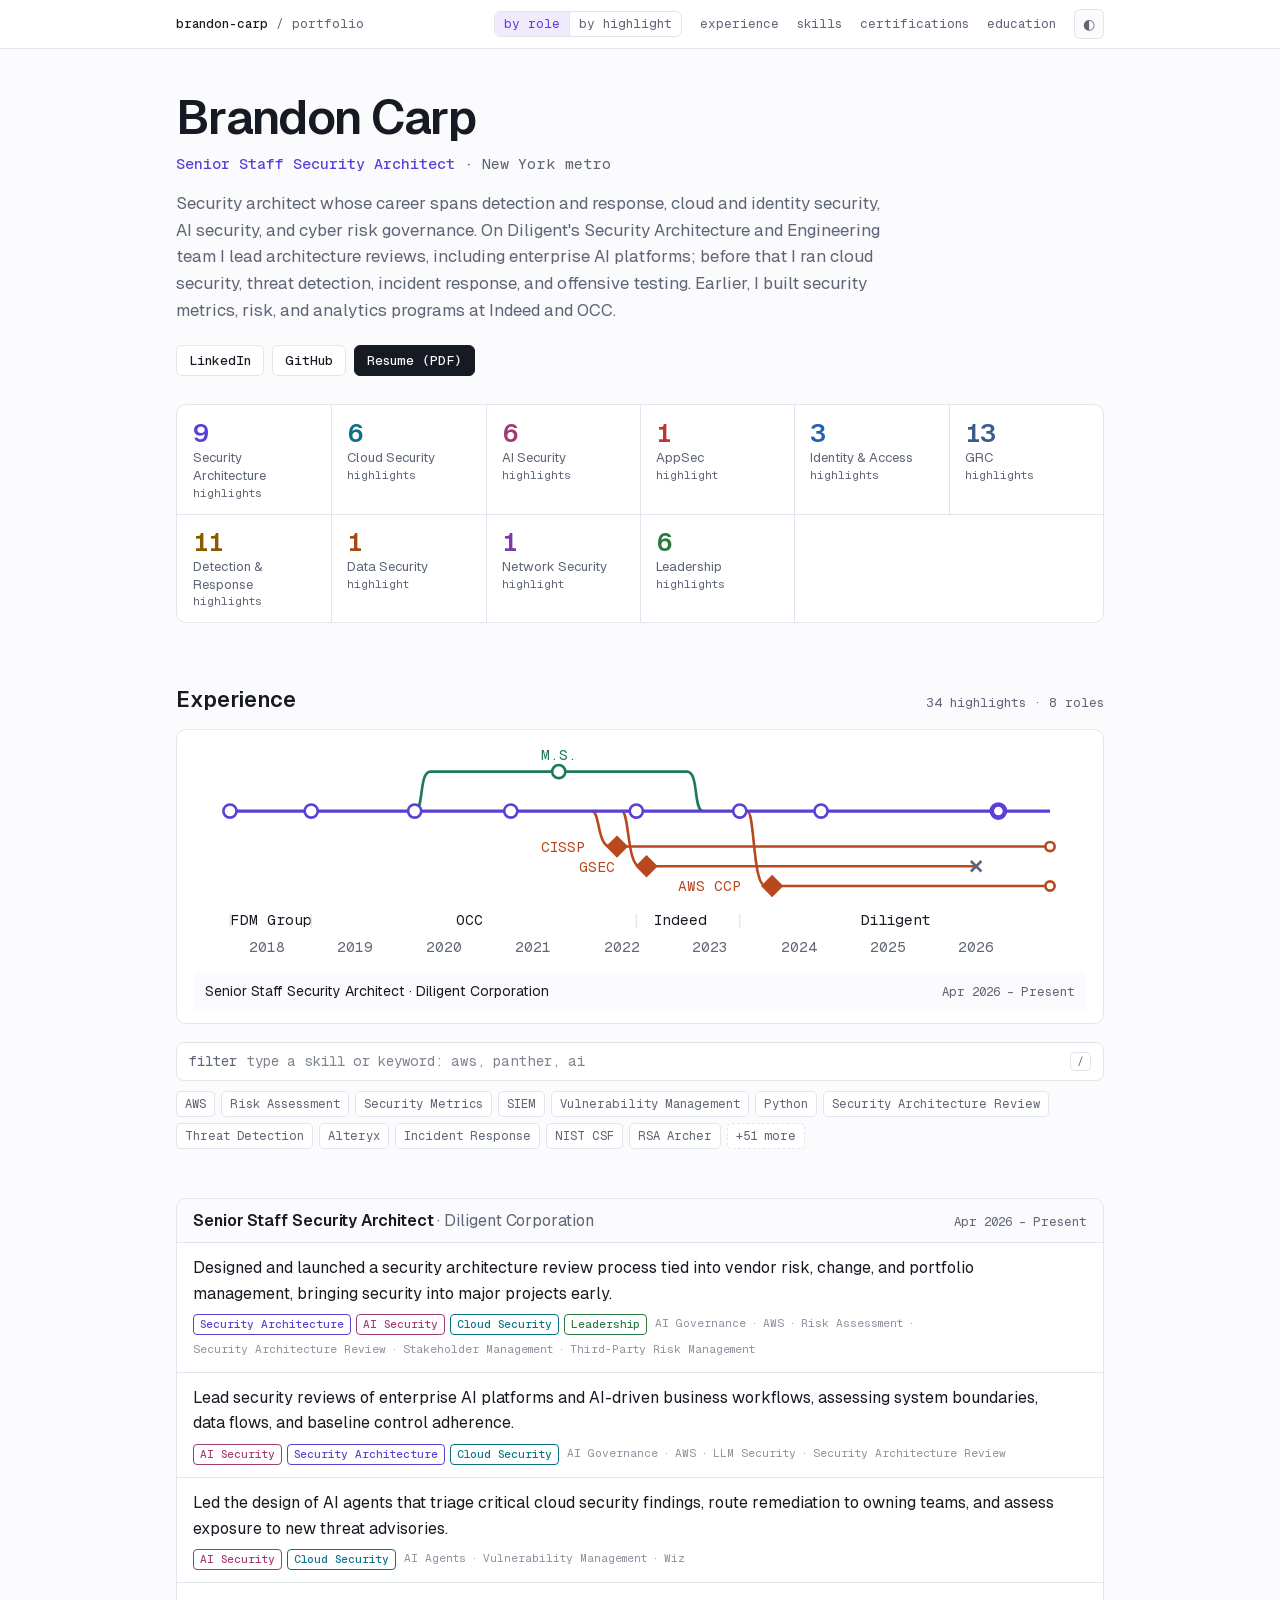
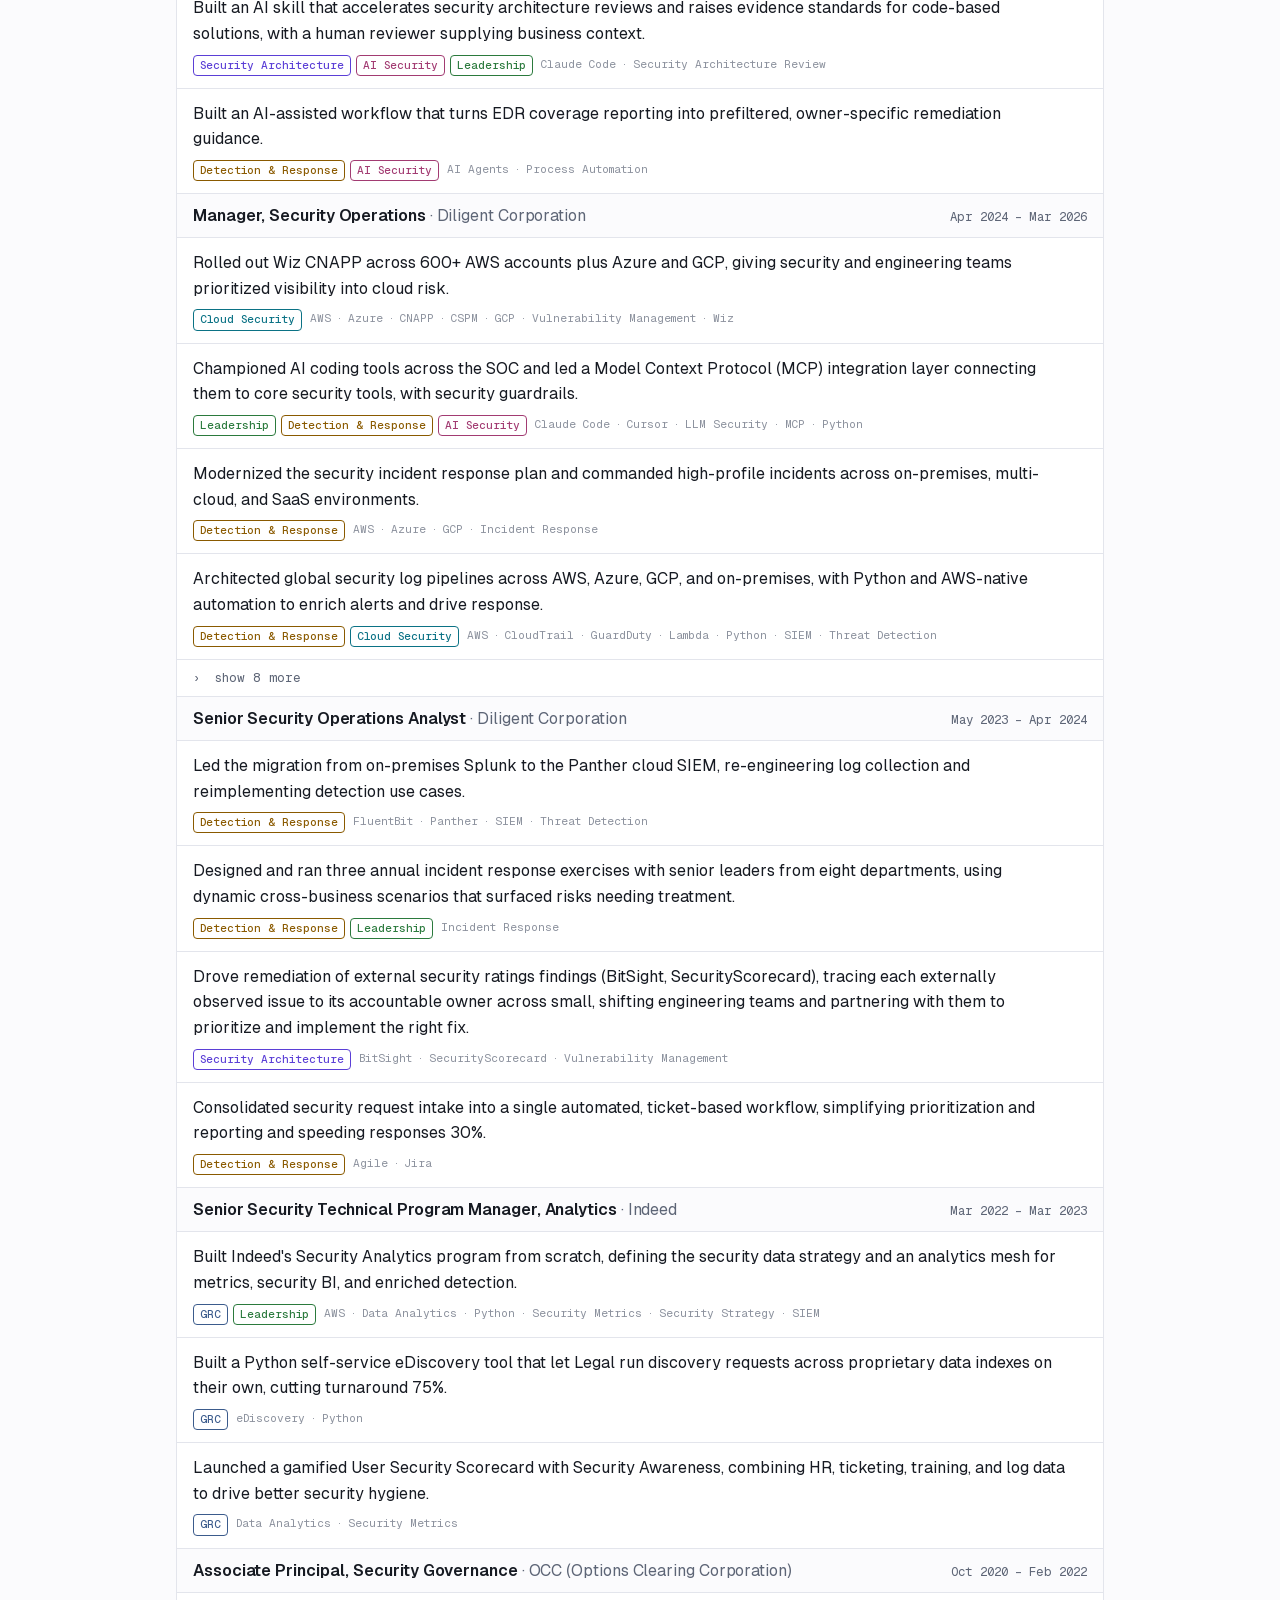
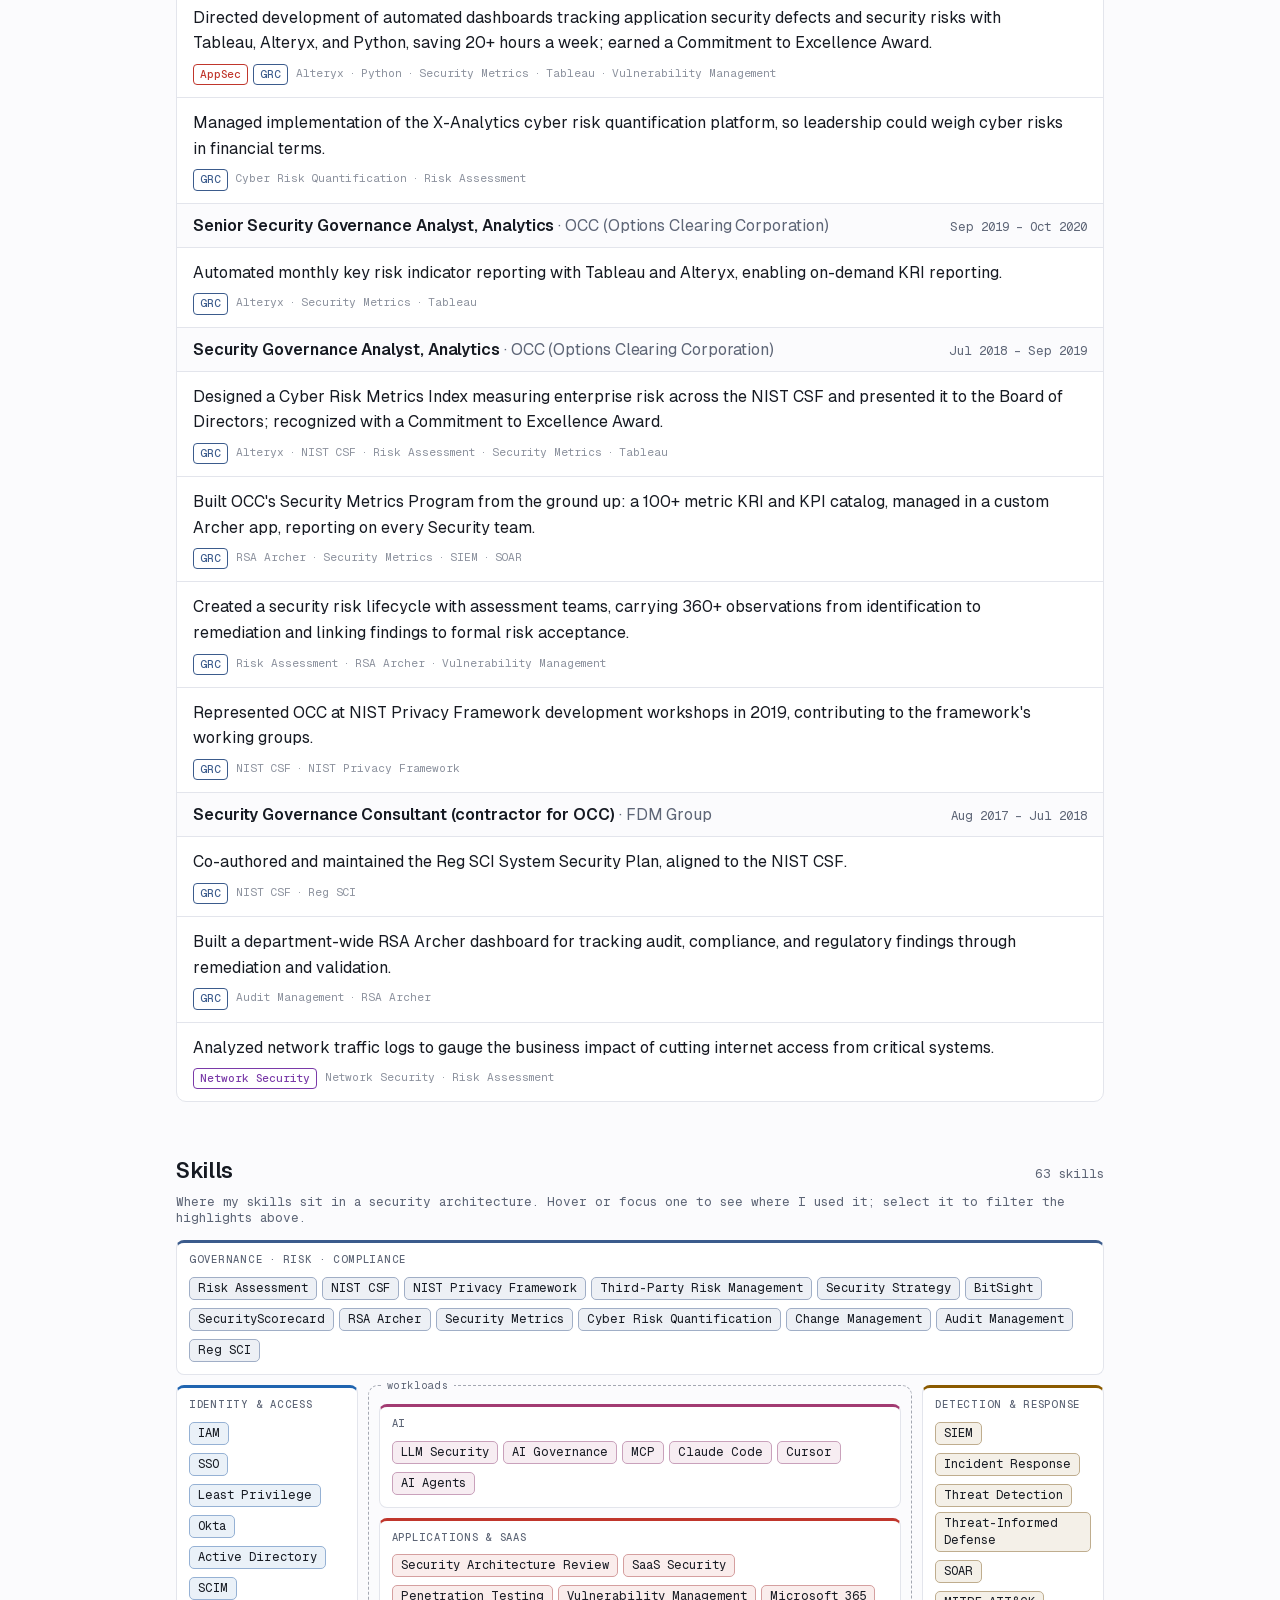
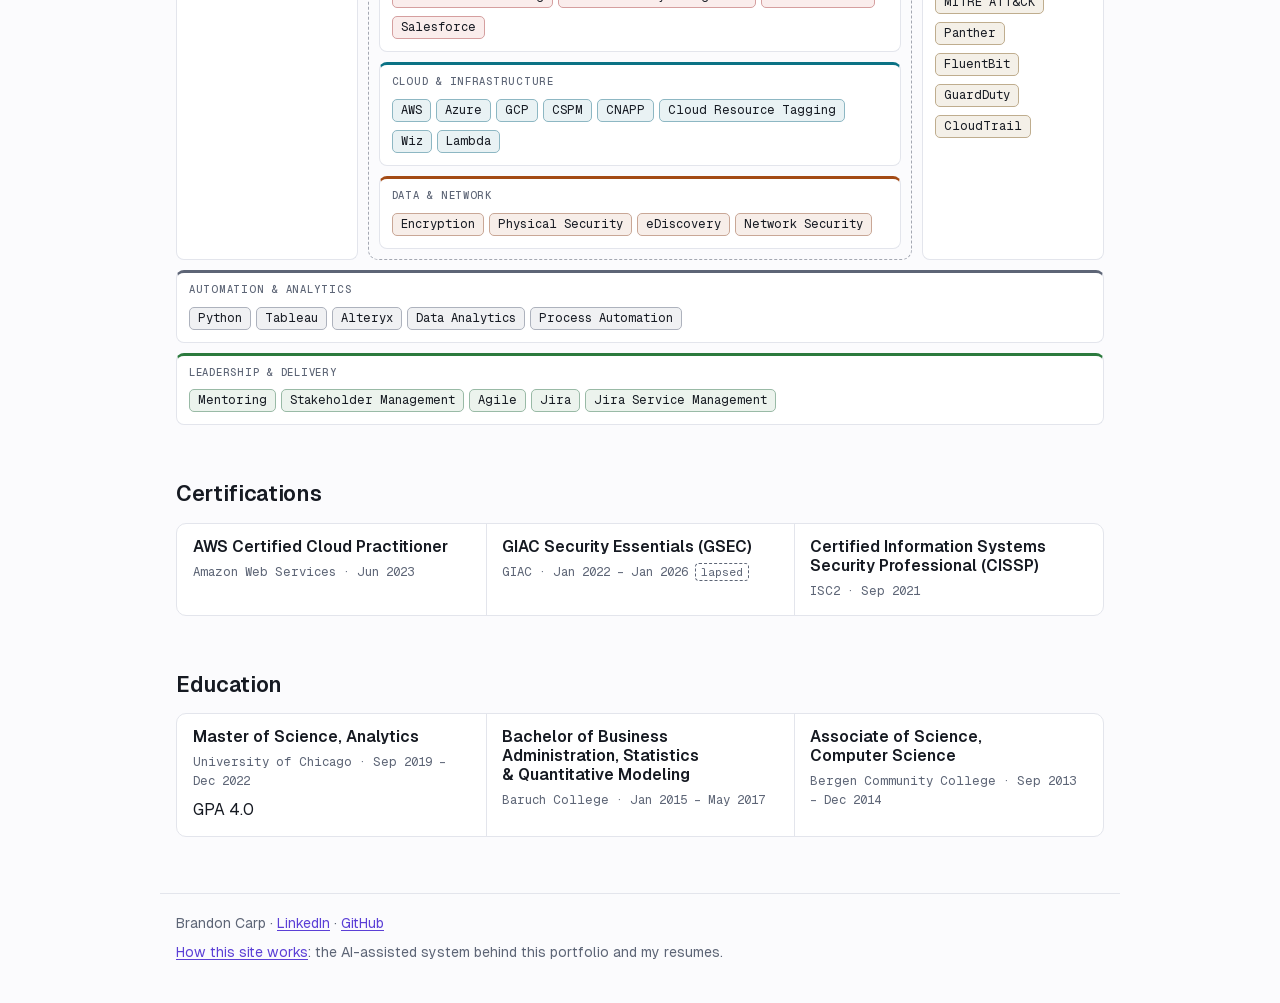
<file: index.html>
<!doctype html>
<html lang="en">
<head>
  <meta charset="utf-8">
  <meta name="viewport" content="width=device-width, initial-scale=1">
  <title>Brandon Carp · Senior Staff Security Architect</title>
  <meta name="description" content="Security architect whose career spans detection and response, cloud and identity security, AI security, and cyber risk governance. On Diligent&#39;s Security Architecture and Engineering team I lead architecture reviews, including enterprise AI platforms; before that I ran cloud security, threat detection, incident response, and offensive testing. Earlier, I built security metrics, risk, and analytics programs at Indeed and OCC.">
  <link rel="canonical" href="https://carpf1sh.github.io/resume/">
  <meta property="og:type" content="profile">
  <meta property="og:title" content="Brandon Carp · Senior Staff Security Architect">
  <meta property="og:description" content="Security architect whose career spans detection and response, cloud and identity security, AI security, and cyber risk governance. On Diligent&#39;s Security Architecture and Engineering team I lead architecture reviews, including enterprise AI platforms; before that I ran cloud security, threat detection, incident response, and offensive testing. Earlier, I built security metrics, risk, and analytics programs at Indeed and OCC.">
  <meta property="og:url" content="https://carpf1sh.github.io/resume/">
  <meta name="twitter:card" content="summary">
  <meta name="color-scheme" content="light dark">
  <link rel="preload" href="fonts/Geist-Variable.woff2" as="font" type="font/woff2" crossorigin>
  <link rel="stylesheet" href="style.css">
  <script type="application/ld+json">
{
  "@context": "https://schema.org",
  "@type": "Person",
  "name": "Brandon Carp",
  "url": "https://carpf1sh.github.io/resume/",
  "jobTitle": "Senior Staff Security Architect",
  "description": "Security architect whose career spans detection and response, cloud and identity security, AI security, and cyber risk governance. On Diligent's Security Architecture and Engineering team I lead architecture reviews, including enterprise AI platforms; before that I ran cloud security, threat detection, incident response, and offensive testing. Earlier, I built security metrics, risk, and analytics programs at Indeed and OCC.",
  "sameAs": [
    "https://www.linkedin.com/in/brandoncarp",
    "https://github.com/carpf1sh"
  ],
  "knowsAbout": [
    "AWS",
    "Risk Assessment",
    "Security Metrics",
    "SIEM",
    "Vulnerability Management",
    "Python",
    "Security Architecture Review",
    "Threat Detection",
    "Alteryx",
    "Incident Response",
    "NIST CSF",
    "RSA Archer",
    "Tableau",
    "Wiz",
    "AI Agents"
  ],
  "alumniOf": [
    {
      "@type": "CollegeOrUniversity",
      "name": "University of Chicago"
    },
    {
      "@type": "CollegeOrUniversity",
      "name": "Baruch College"
    },
    {
      "@type": "CollegeOrUniversity",
      "name": "Bergen Community College"
    }
  ],
  "hasCredential": [
    {
      "@type": "EducationalOccupationalCredential",
      "name": "AWS Certified Cloud Practitioner",
      "recognizedBy": {
        "@type": "Organization",
        "name": "Amazon Web Services"
      }
    },
    {
      "@type": "EducationalOccupationalCredential",
      "name": "Certified Information Systems Security Professional (CISSP)",
      "recognizedBy": {
        "@type": "Organization",
        "name": "ISC2"
      }
    }
  ],
  "homeLocation": {
    "@type": "Place",
    "name": "New York metro"
  }
}
  </script>
</head>
<body>
<a class="skip" href="#main">Skip to content</a>
<header class="bar">
  <div class="wrap">
    <a class="bar-id" href="./"><b>brandon-carp</b> / portfolio</a>
    <nav aria-label="Sections">
<span class="views"><a href="./" aria-current="page">by role</a><a href="capabilities.html">by highlight</a></span>      <a href="#experience">experience</a>
<a href="#skills">skills</a><a href="#certifications">certifications</a><a href="#education">education</a>      <button class="theme" type="button" aria-label="Toggle dark mode" hidden>◐</button>
    </nav>
  </div>
</header>

<main id="main" class="wrap">
  <div class="hero">
    <h1>Brandon Carp</h1>
    <p class="headline">Senior Staff Security Architect · <span class="location">New York metro</span></p>
<p class="summary">Security architect whose career spans detection and response, cloud and identity security, AI security, and cyber risk governance. On Diligent&#39;s Security Architecture and Engineering team I lead architecture reviews, including enterprise AI platforms; before that I ran cloud security, threat detection, incident response, and offensive testing. Earlier, I built security metrics, risk, and analytics programs at Indeed and OCC.</p>    <nav class="links" aria-label="Profiles and resume">
<a href="https://www.linkedin.com/in/brandoncarp" rel="me noopener">LinkedIn</a><a href="https://github.com/carpf1sh" rel="me noopener">GitHub</a><a class="resume-pdf" href="Brandon-Carp-Resume.pdf" download type="application/pdf">Resume (PDF)</a>    </nav>
    <ul class="domains" aria-label="Highlights by domain">
      <li><button type="button" class="dtile d-security-architecture" data-kind="domain" data-value="security-architecture" aria-pressed="false">
        <b>9</b><span>Security Architecture</span><small>highlights</small>
      </button></li>
      <li><button type="button" class="dtile d-cloud-security" data-kind="domain" data-value="cloud-security" aria-pressed="false">
        <b>6</b><span>Cloud Security</span><small>highlights</small>
      </button></li>
      <li><button type="button" class="dtile d-ai-security" data-kind="domain" data-value="ai-security" aria-pressed="false">
        <b>6</b><span>AI Security</span><small>highlights</small>
      </button></li>
      <li><button type="button" class="dtile d-appsec" data-kind="domain" data-value="appsec" aria-pressed="false">
        <b>1</b><span>AppSec</span><small>highlight</small>
      </button></li>
      <li><button type="button" class="dtile d-iam" data-kind="domain" data-value="iam" aria-pressed="false">
        <b>3</b><span>Identity &amp; Access</span><small>highlights</small>
      </button></li>
      <li><button type="button" class="dtile d-grc" data-kind="domain" data-value="grc" aria-pressed="false">
        <b>13</b><span>GRC</span><small>highlights</small>
      </button></li>
      <li><button type="button" class="dtile d-detection-response" data-kind="domain" data-value="detection-response" aria-pressed="false">
        <b>11</b><span>Detection &amp; Response</span><small>highlights</small>
      </button></li>
      <li><button type="button" class="dtile d-data-security" data-kind="domain" data-value="data-security" aria-pressed="false">
        <b>1</b><span>Data Security</span><small>highlight</small>
      </button></li>
      <li><button type="button" class="dtile d-network-security" data-kind="domain" data-value="network-security" aria-pressed="false">
        <b>1</b><span>Network Security</span><small>highlight</small>
      </button></li>
      <li><button type="button" class="dtile d-leadership" data-kind="domain" data-value="leadership" aria-pressed="false">
        <b>6</b><span>Leadership</span><small>highlights</small>
      </button></li>
    </ul>
  </div>

  <section id="experience" aria-labelledby="experience-h">
    <div class="sec-head">
      <h2 id="experience-h">Experience</h2>
      <span class="count">34 highlights · 8 roles</span>
    </div>
    <figure class="track">
      <svg class="tk tk-wide" viewBox="0 0 680 166" role="group" aria-label="Career track, 2017 to now"><path class="tk-ln tk-ln-cert" d="M421.5 51C427.5 51,425.5 108,435.5 108H651.9"/><path class="tk-ln tk-ln-cert" d="M326 51C332 51,330 93,340 93H595.7"/><path class="tk-ln tk-ln-cert" d="M303.5 51C309.5 51,307.5 78,317.5 78H651.9"/><path class="tk-ln tk-ln-deg" d="M168.6 51C175.8 51,171.6 21,180.6 21H375.8C384.8 21,380.6 51,387.8 51"/><path class="tk-ln tk-ln-role" d="M28.1 51H651.9"/><text class="tk-tx tk-tx-deg" x="278.2" y="12" text-anchor="middle">M.S.</text><a class="tk-hit tk-degree" href="#degree-master-of-science-analytics-university-of-chicago" aria-label="Master of Science, Analytics · University of Chicago · GPA 4.0, Sep 2019 – Dec 2022" data-detail="Master of Science, Analytics · University of Chicago · GPA 4.0" data-dates="Sep 2019 – Dec 2022"><title>Master of Science, Analytics · University of Chicago · GPA 4.0, Sep 2019 – Dec 2022</title><circle class="tk-dot tk-dot-deg" cx="278.2" cy="21" r="5"/></a><circle class="tk-tip tk-tip-cert" cx="651.9" cy="78" r="3.5"/><text class="tk-tx tk-tx-cert" x="298.5" y="82" text-anchor="end">CISSP</text><a class="tk-hit tk-cert" href="#cert-certified-information-systems-security-professional-cissp" aria-label="Certified Information Systems Security Professional (CISSP) · ISC2 · active, since Sep 2021" data-detail="Certified Information Systems Security Professional (CISSP) · ISC2 · active" data-dates="since Sep 2021"><title>Certified Information Systems Security Professional (CISSP) · ISC2 · active, since Sep 2021</title><rect class="tk-diamond" x="317.5" y="73" width="10" height="10" transform="rotate(45 322.5 78)"/></a><path class="tk-x" d="M591.7 89l8 8m0 -8l-8 8"/><text class="tk-tx tk-tx-cert" x="321" y="97" text-anchor="end">GSEC</text><a class="tk-hit tk-cert" href="#cert-giac-security-essentials-gsec" aria-label="GIAC Security Essentials (GSEC) · GIAC · lapsed, Jan 2022 – Jan 2026" data-detail="GIAC Security Essentials (GSEC) · GIAC · lapsed" data-dates="Jan 2022 – Jan 2026"><title>GIAC Security Essentials (GSEC) · GIAC · lapsed, Jan 2022 – Jan 2026</title><rect class="tk-diamond" x="340" y="88" width="10" height="10" transform="rotate(45 345 93)"/></a><circle class="tk-tip tk-tip-cert" cx="651.9" cy="108" r="3.5"/><text class="tk-tx tk-tx-cert" x="416.5" y="112" text-anchor="end">AWS CCP</text><a class="tk-hit tk-cert" href="#cert-aws-certified-cloud-practitioner" aria-label="AWS Certified Cloud Practitioner · Amazon Web Services · active, since Jun 2023" data-detail="AWS Certified Cloud Practitioner · Amazon Web Services · active" data-dates="since Jun 2023"><title>AWS Certified Cloud Practitioner · Amazon Web Services · active, since Jun 2023</title><rect class="tk-diamond" x="435.5" y="103" width="10" height="10" transform="rotate(45 440.5 108)"/></a><a class="tk-hit tk-role" href="#role-fdm-group-security-governance-consultant-contractor-for-occ" aria-label="Security Governance Consultant (contractor for OCC) · FDM Group, Aug 2017 – Jul 2018" data-detail="Security Governance Consultant (contractor for OCC) · FDM Group" data-dates="Aug 2017 – Jul 2018"><title>Security Governance Consultant (contractor for OCC) · FDM Group, Aug 2017 – Jul 2018</title><circle class="tk-dot" cx="28.1" cy="51" r="5"/></a><a class="tk-hit tk-role" href="#role-occ-options-clearing-corporation-security-governance-analyst-analytics" aria-label="Security Governance Analyst, Analytics · OCC (Options Clearing Corporation), Jul 2018 – Sep 2019" data-detail="Security Governance Analyst, Analytics · OCC (Options Clearing Corporation)" data-dates="Jul 2018 – Sep 2019"><title>Security Governance Analyst, Analytics · OCC (Options Clearing Corporation), Jul 2018 – Sep 2019</title><circle class="tk-dot" cx="89.9" cy="51" r="5"/></a><a class="tk-hit tk-role" href="#role-occ-options-clearing-corporation-senior-security-governance-analyst-analytics" aria-label="Senior Security Governance Analyst, Analytics · OCC (Options Clearing Corporation), Sep 2019 – Oct 2020" data-detail="Senior Security Governance Analyst, Analytics · OCC (Options Clearing Corporation)" data-dates="Sep 2019 – Oct 2020"><title>Senior Security Governance Analyst, Analytics · OCC (Options Clearing Corporation), Sep 2019 – Oct 2020</title><circle class="tk-dot" cx="168.6" cy="51" r="5"/></a><a class="tk-hit tk-role" href="#role-occ-options-clearing-corporation-associate-principal-security-governance" aria-label="Associate Principal, Security Governance · OCC (Options Clearing Corporation), Oct 2020 – Feb 2022" data-detail="Associate Principal, Security Governance · OCC (Options Clearing Corporation)" data-dates="Oct 2020 – Feb 2022"><title>Associate Principal, Security Governance · OCC (Options Clearing Corporation), Oct 2020 – Feb 2022</title><circle class="tk-dot" cx="241.7" cy="51" r="5"/></a><a class="tk-hit tk-role" href="#role-indeed-senior-security-technical-program-manager-analytics" aria-label="Senior Security Technical Program Manager, Analytics · Indeed, Mar 2022 – Mar 2023" data-detail="Senior Security Technical Program Manager, Analytics · Indeed" data-dates="Mar 2022 – Mar 2023"><title>Senior Security Technical Program Manager, Analytics · Indeed, Mar 2022 – Mar 2023</title><circle class="tk-dot" cx="337.2" cy="51" r="5"/></a><a class="tk-hit tk-role" href="#role-diligent-corporation-senior-security-operations-analyst" aria-label="Senior Security Operations Analyst · Diligent Corporation, May 2023 – Apr 2024" data-detail="Senior Security Operations Analyst · Diligent Corporation" data-dates="May 2023 – Apr 2024"><title>Senior Security Operations Analyst · Diligent Corporation, May 2023 – Apr 2024</title><circle class="tk-dot" cx="415.9" cy="51" r="5"/></a><a class="tk-hit tk-role" href="#role-diligent-corporation-manager-security-operations" aria-label="Manager, Security Operations · Diligent Corporation, Apr 2024 – Mar 2026" data-detail="Manager, Security Operations · Diligent Corporation" data-dates="Apr 2024 – Mar 2026"><title>Manager, Security Operations · Diligent Corporation, Apr 2024 – Mar 2026</title><circle class="tk-dot" cx="477.7" cy="51" r="5"/></a><a class="tk-hit tk-role tk-current" href="#role-diligent-corporation-senior-staff-security-architect" aria-label="Senior Staff Security Architect · Diligent Corporation, Apr 2026 – Present" data-detail="Senior Staff Security Architect · Diligent Corporation" data-dates="Apr 2026 – Present"><title>Senior Staff Security Architect · Diligent Corporation, Apr 2026 – Present</title><circle class="tk-dot" cx="612.6" cy="51" r="5"/></a><path class="tk-tick" d="M28.1 129V140"/><text class="tk-tx" x="59" y="138" text-anchor="middle">FDM Group</text><path class="tk-tick" d="M89.9 129V140"/><text class="tk-tx" x="210.7" y="138" text-anchor="middle">OCC</text><path class="tk-tick" d="M337.2 129V140"/><text class="tk-tx" x="370.9" y="138" text-anchor="middle">Indeed</text><path class="tk-tick" d="M415.9 129V140"/><text class="tk-tx" x="533.9" y="138" text-anchor="middle">Diligent</text><text class="tk-tx tk-tx-muted" x="56.2" y="158" text-anchor="middle">2018</text><text class="tk-tx tk-tx-muted" x="123.6" y="158" text-anchor="middle">2019</text><text class="tk-tx tk-tx-muted" x="191.1" y="158" text-anchor="middle">2020</text><text class="tk-tx tk-tx-muted" x="258.5" y="158" text-anchor="middle">2021</text><text class="tk-tx tk-tx-muted" x="326" y="158" text-anchor="middle">2022</text><text class="tk-tx tk-tx-muted" x="393.4" y="158" text-anchor="middle">2023</text><text class="tk-tx tk-tx-muted" x="460.8" y="158" text-anchor="middle">2024</text><text class="tk-tx tk-tx-muted" x="528.3" y="158" text-anchor="middle">2025</text><text class="tk-tx tk-tx-muted" x="595.7" y="158" text-anchor="middle">2026</text></svg>
      <svg class="tk tk-narrow" viewBox="0 0 340 563.4" role="group" aria-label="Career track, 2017 to now"><path class="tk-ln tk-ln-cert" d="M62 214.1C62 208.1,108 210.1,108 200.1V22.7"/><path class="tk-ln tk-ln-cert" d="M62 293.4C62 287.4,94 289.4,94 279.4V69.4"/><path class="tk-ln tk-ln-cert" d="M62 312.1C62 306.1,80 308.1,80 298.1V22.7"/><path class="tk-ln tk-ln-deg" d="M62 424.1C62 416.9,44 421.1,44 412.1V254.1C44 245.1,62 249.3,62 242.1"/><path class="tk-ln tk-ln-role" d="M62 540.7V22.7"/><a class="tk-hit tk-degree" href="#degree-master-of-science-analytics-university-of-chicago" aria-label="Master of Science, Analytics · University of Chicago · GPA 4.0, Sep 2019 – Dec 2022" data-detail="Master of Science, Analytics · University of Chicago · GPA 4.0" data-dates="Sep 2019 – Dec 2022"><title>Master of Science, Analytics · University of Chicago · GPA 4.0, Sep 2019 – Dec 2022</title><circle class="tk-dot tk-dot-deg" cx="44" cy="333.1" r="5"/></a><circle class="tk-tip tk-tip-cert" cx="80" cy="22.7" r="3.5"/><a class="tk-hit tk-cert" href="#cert-certified-information-systems-security-professional-cissp" aria-label="Certified Information Systems Security Professional (CISSP) · ISC2 · active, since Sep 2021" data-detail="Certified Information Systems Security Professional (CISSP) · ISC2 · active" data-dates="since Sep 2021"><title>Certified Information Systems Security Professional (CISSP) · ISC2 · active, since Sep 2021</title><rect class="tk-diamond" x="75" y="288.1" width="10" height="10" transform="rotate(45 80 293.1)"/></a><path class="tk-x" d="M90 65.4l8 8m0 -8l-8 8"/><a class="tk-hit tk-cert" href="#cert-giac-security-essentials-gsec" aria-label="GIAC Security Essentials (GSEC) · GIAC · lapsed, Jan 2022 – Jan 2026" data-detail="GIAC Security Essentials (GSEC) · GIAC · lapsed" data-dates="Jan 2022 – Jan 2026"><title>GIAC Security Essentials (GSEC) · GIAC · lapsed, Jan 2022 – Jan 2026</title><rect class="tk-diamond" x="89" y="269.4" width="10" height="10" transform="rotate(45 94 274.4)"/></a><circle class="tk-tip tk-tip-cert" cx="108" cy="22.7" r="3.5"/><a class="tk-hit tk-cert" href="#cert-aws-certified-cloud-practitioner" aria-label="AWS Certified Cloud Practitioner · Amazon Web Services · active, since Jun 2023" data-detail="AWS Certified Cloud Practitioner · Amazon Web Services · active" data-dates="since Jun 2023"><title>AWS Certified Cloud Practitioner · Amazon Web Services · active, since Jun 2023</title><rect class="tk-diamond" x="103" y="190.1" width="10" height="10" transform="rotate(45 108 195.1)"/></a><a class="tk-hit tk-role" href="#role-fdm-group-security-governance-consultant-contractor-for-occ" aria-label="Security Governance Consultant (contractor for OCC) · FDM Group, Aug 2017 – Jul 2018" data-detail="Security Governance Consultant (contractor for OCC) · FDM Group" data-dates="Aug 2017 – Jul 2018"><title>Security Governance Consultant (contractor for OCC) · FDM Group, Aug 2017 – Jul 2018</title><circle class="tk-dot" cx="62" cy="540.7" r="5"/></a><a class="tk-hit tk-role" href="#role-occ-options-clearing-corporation-security-governance-analyst-analytics" aria-label="Security Governance Analyst, Analytics · OCC (Options Clearing Corporation), Jul 2018 – Sep 2019" data-detail="Security Governance Analyst, Analytics · OCC (Options Clearing Corporation)" data-dates="Jul 2018 – Sep 2019"><title>Security Governance Analyst, Analytics · OCC (Options Clearing Corporation), Jul 2018 – Sep 2019</title><circle class="tk-dot" cx="62" cy="489.4" r="5"/></a><a class="tk-hit tk-role" href="#role-occ-options-clearing-corporation-senior-security-governance-analyst-analytics" aria-label="Senior Security Governance Analyst, Analytics · OCC (Options Clearing Corporation), Sep 2019 – Oct 2020" data-detail="Senior Security Governance Analyst, Analytics · OCC (Options Clearing Corporation)" data-dates="Sep 2019 – Oct 2020"><title>Senior Security Governance Analyst, Analytics · OCC (Options Clearing Corporation), Sep 2019 – Oct 2020</title><circle class="tk-dot" cx="62" cy="424.1" r="5"/></a><a class="tk-hit tk-role" href="#role-occ-options-clearing-corporation-associate-principal-security-governance" aria-label="Associate Principal, Security Governance · OCC (Options Clearing Corporation), Oct 2020 – Feb 2022" data-detail="Associate Principal, Security Governance · OCC (Options Clearing Corporation)" data-dates="Oct 2020 – Feb 2022"><title>Associate Principal, Security Governance · OCC (Options Clearing Corporation), Oct 2020 – Feb 2022</title><circle class="tk-dot" cx="62" cy="363.4" r="5"/></a><a class="tk-hit tk-role" href="#role-indeed-senior-security-technical-program-manager-analytics" aria-label="Senior Security Technical Program Manager, Analytics · Indeed, Mar 2022 – Mar 2023" data-detail="Senior Security Technical Program Manager, Analytics · Indeed" data-dates="Mar 2022 – Mar 2023"><title>Senior Security Technical Program Manager, Analytics · Indeed, Mar 2022 – Mar 2023</title><circle class="tk-dot" cx="62" cy="284.1" r="5"/></a><a class="tk-hit tk-role" href="#role-diligent-corporation-senior-security-operations-analyst" aria-label="Senior Security Operations Analyst · Diligent Corporation, May 2023 – Apr 2024" data-detail="Senior Security Operations Analyst · Diligent Corporation" data-dates="May 2023 – Apr 2024"><title>Senior Security Operations Analyst · Diligent Corporation, May 2023 – Apr 2024</title><circle class="tk-dot" cx="62" cy="218.7" r="5"/></a><a class="tk-hit tk-role" href="#role-diligent-corporation-manager-security-operations" aria-label="Manager, Security Operations · Diligent Corporation, Apr 2024 – Mar 2026" data-detail="Manager, Security Operations · Diligent Corporation" data-dates="Apr 2024 – Mar 2026"><title>Manager, Security Operations · Diligent Corporation, Apr 2024 – Mar 2026</title><circle class="tk-dot" cx="62" cy="167.4" r="5"/></a><a class="tk-hit tk-role tk-current" href="#role-diligent-corporation-senior-staff-security-architect" aria-label="Senior Staff Security Architect · Diligent Corporation, Apr 2026 – Present" data-detail="Senior Staff Security Architect · Diligent Corporation" data-dates="Apr 2026 – Present"><title>Senior Staff Security Architect · Diligent Corporation, Apr 2026 – Present</title><circle class="tk-dot" cx="62" cy="55.4" r="5"/></a><text class="tk-tx" x="124" y="124.7" text-anchor="start">Diligent</text><text class="tk-tx tk-tx-cert" x="124" y="199.1" text-anchor="start">AWS CCP</text><text class="tk-tx" x="124" y="260.1" text-anchor="start">Indeed</text><text class="tk-tx tk-tx-cert" x="124" y="278.4" text-anchor="start">GSEC</text><text class="tk-tx tk-tx-cert" x="124" y="297.1" text-anchor="start">CISSP</text><text class="tk-tx tk-tx-deg" x="124" y="337.1" text-anchor="start">M.S.</text><text class="tk-tx" x="124" y="393.1" text-anchor="start">OCC</text><text class="tk-tx" x="124" y="519.1" text-anchor="start">FDM Group</text><text class="tk-tx tk-tx-muted" x="0" y="521.4" text-anchor="start">2018</text><text class="tk-tx tk-tx-muted" x="0" y="465.4" text-anchor="start">2019</text><text class="tk-tx tk-tx-muted" x="0" y="409.4" text-anchor="start">2020</text><text class="tk-tx tk-tx-muted" x="0" y="353.4" text-anchor="start">2021</text><text class="tk-tx tk-tx-muted" x="0" y="297.4" text-anchor="start">2022</text><text class="tk-tx tk-tx-muted" x="0" y="241.4" text-anchor="start">2023</text><text class="tk-tx tk-tx-muted" x="0" y="185.4" text-anchor="start">2024</text><text class="tk-tx tk-tx-muted" x="0" y="129.4" text-anchor="start">2025</text><text class="tk-tx tk-tx-muted" x="0" y="73.4" text-anchor="start">2026</text></svg>
      <figcaption class="tk-detail" aria-live="polite" hidden><span></span><time></time></figcaption>
    </figure>
    <div class="filters" hidden>
      <div class="query">
        <label for="q">filter</label>
        <input id="q" type="search" placeholder="type a skill or keyword: aws, panther, ai" autocomplete="off" spellcheck="false">
        <kbd aria-hidden="true">/</kbd>
      </div>
      <div class="chips skills" role="group" aria-label="Filter by skill">
<button type="button" class="chip" data-kind="skill" data-value="aws" aria-pressed="false">AWS</button><button type="button" class="chip" data-kind="skill" data-value="risk-assessment" aria-pressed="false">Risk Assessment</button><button type="button" class="chip" data-kind="skill" data-value="security-metrics" aria-pressed="false">Security Metrics</button><button type="button" class="chip" data-kind="skill" data-value="siem" aria-pressed="false">SIEM</button><button type="button" class="chip" data-kind="skill" data-value="vulnerability-management" aria-pressed="false">Vulnerability Management</button><button type="button" class="chip" data-kind="skill" data-value="python" aria-pressed="false">Python</button><button type="button" class="chip" data-kind="skill" data-value="security-architecture-review" aria-pressed="false">Security Architecture Review</button><button type="button" class="chip" data-kind="skill" data-value="threat-detection" aria-pressed="false">Threat Detection</button><button type="button" class="chip" data-kind="skill" data-value="alteryx" aria-pressed="false">Alteryx</button><button type="button" class="chip" data-kind="skill" data-value="incident-response" aria-pressed="false">Incident Response</button><button type="button" class="chip" data-kind="skill" data-value="nist-csf" aria-pressed="false">NIST CSF</button><button type="button" class="chip" data-kind="skill" data-value="rsa-archer" aria-pressed="false">RSA Archer</button><button type="button" class="chip chip-extra" data-kind="skill" data-value="tableau" aria-pressed="false">Tableau</button><button type="button" class="chip chip-extra" data-kind="skill" data-value="wiz" aria-pressed="false">Wiz</button><button type="button" class="chip chip-extra" data-kind="skill" data-value="ai-agents" aria-pressed="false">AI Agents</button><button type="button" class="chip chip-extra" data-kind="skill" data-value="ai-governance" aria-pressed="false">AI Governance</button><button type="button" class="chip chip-extra" data-kind="skill" data-value="azure" aria-pressed="false">Azure</button><button type="button" class="chip chip-extra" data-kind="skill" data-value="claude-code" aria-pressed="false">Claude Code</button><button type="button" class="chip chip-extra" data-kind="skill" data-value="cnapp" aria-pressed="false">CNAPP</button><button type="button" class="chip chip-extra" data-kind="skill" data-value="data-analytics" aria-pressed="false">Data Analytics</button><button type="button" class="chip chip-extra" data-kind="skill" data-value="gcp" aria-pressed="false">GCP</button><button type="button" class="chip chip-extra" data-kind="skill" data-value="jira" aria-pressed="false">Jira</button><button type="button" class="chip chip-extra" data-kind="skill" data-value="least-privilege" aria-pressed="false">Least Privilege</button><button type="button" class="chip chip-extra" data-kind="skill" data-value="llm-security" aria-pressed="false">LLM Security</button><button type="button" class="chip chip-extra" data-kind="skill" data-value="okta" aria-pressed="false">Okta</button><button type="button" class="chip chip-extra" data-kind="skill" data-value="panther" aria-pressed="false">Panther</button><button type="button" class="chip chip-extra" data-kind="skill" data-value="saas-security" aria-pressed="false">SaaS Security</button><button type="button" class="chip chip-extra" data-kind="skill" data-value="sso" aria-pressed="false">SSO</button><button type="button" class="chip chip-extra" data-kind="skill" data-value="third-party-risk-management" aria-pressed="false">Third-Party Risk Management</button><button type="button" class="chip chip-extra" data-kind="skill" data-value="active-directory" aria-pressed="false">Active Directory</button><button type="button" class="chip chip-extra" data-kind="skill" data-value="agile" aria-pressed="false">Agile</button><button type="button" class="chip chip-extra" data-kind="skill" data-value="audit-management" aria-pressed="false">Audit Management</button><button type="button" class="chip chip-extra" data-kind="skill" data-value="bitsight" aria-pressed="false">BitSight</button><button type="button" class="chip chip-extra" data-kind="skill" data-value="change-management" aria-pressed="false">Change Management</button><button type="button" class="chip chip-extra" data-kind="skill" data-value="cloud-resource-tagging" aria-pressed="false">Cloud Resource Tagging</button><button type="button" class="chip chip-extra" data-kind="skill" data-value="cloudtrail" aria-pressed="false">CloudTrail</button><button type="button" class="chip chip-extra" data-kind="skill" data-value="cspm" aria-pressed="false">CSPM</button><button type="button" class="chip chip-extra" data-kind="skill" data-value="cursor" aria-pressed="false">Cursor</button><button type="button" class="chip chip-extra" data-kind="skill" data-value="cyber-risk-quantification" aria-pressed="false">Cyber Risk Quantification</button><button type="button" class="chip chip-extra" data-kind="skill" data-value="ediscovery" aria-pressed="false">eDiscovery</button><button type="button" class="chip chip-extra" data-kind="skill" data-value="encryption" aria-pressed="false">Encryption</button><button type="button" class="chip chip-extra" data-kind="skill" data-value="fluentbit" aria-pressed="false">FluentBit</button><button type="button" class="chip chip-extra" data-kind="skill" data-value="guardduty" aria-pressed="false">GuardDuty</button><button type="button" class="chip chip-extra" data-kind="skill" data-value="iam" aria-pressed="false">IAM</button><button type="button" class="chip chip-extra" data-kind="skill" data-value="jira-service-management" aria-pressed="false">Jira Service Management</button><button type="button" class="chip chip-extra" data-kind="skill" data-value="lambda" aria-pressed="false">Lambda</button><button type="button" class="chip chip-extra" data-kind="skill" data-value="mcp" aria-pressed="false">MCP</button><button type="button" class="chip chip-extra" data-kind="skill" data-value="mentoring" aria-pressed="false">Mentoring</button><button type="button" class="chip chip-extra" data-kind="skill" data-value="microsoft-365" aria-pressed="false">Microsoft 365</button><button type="button" class="chip chip-extra" data-kind="skill" data-value="mitre-att-ck" aria-pressed="false">MITRE ATT&amp;CK</button><button type="button" class="chip chip-extra" data-kind="skill" data-value="network-security" aria-pressed="false">Network Security</button><button type="button" class="chip chip-extra" data-kind="skill" data-value="nist-privacy-framework" aria-pressed="false">NIST Privacy Framework</button><button type="button" class="chip chip-extra" data-kind="skill" data-value="penetration-testing" aria-pressed="false">Penetration Testing</button><button type="button" class="chip chip-extra" data-kind="skill" data-value="physical-security" aria-pressed="false">Physical Security</button><button type="button" class="chip chip-extra" data-kind="skill" data-value="process-automation" aria-pressed="false">Process Automation</button><button type="button" class="chip chip-extra" data-kind="skill" data-value="reg-sci" aria-pressed="false">Reg SCI</button><button type="button" class="chip chip-extra" data-kind="skill" data-value="salesforce" aria-pressed="false">Salesforce</button><button type="button" class="chip chip-extra" data-kind="skill" data-value="scim" aria-pressed="false">SCIM</button><button type="button" class="chip chip-extra" data-kind="skill" data-value="security-strategy" aria-pressed="false">Security Strategy</button><button type="button" class="chip chip-extra" data-kind="skill" data-value="securityscorecard" aria-pressed="false">SecurityScorecard</button><button type="button" class="chip chip-extra" data-kind="skill" data-value="soar" aria-pressed="false">SOAR</button><button type="button" class="chip chip-extra" data-kind="skill" data-value="stakeholder-management" aria-pressed="false">Stakeholder Management</button><button type="button" class="chip chip-extra" data-kind="skill" data-value="threat-informed-defense" aria-pressed="false">Threat-Informed Defense</button><button type="button" class="chip chip-more" aria-expanded="false">+51 more</button>      </div>
      <p class="filter-status" aria-live="polite"></p>
    </div>

    <ol class="timeline">
      <li class="role" id="role-diligent-corporation-senior-staff-security-architect">
        <div class="role-head">
          <h3>Senior Staff Security Architect <span class="employer">· Diligent Corporation</span></h3>
          <time>Apr 2026 – Present</time>
        </div>
        <ul class="items" id="role-diligent-corporation-senior-staff-security-architect-items">
          <li class="item" data-domains="security-architecture ai-security cloud-security leadership" data-skills="ai-governance aws risk-assessment security-architecture-review stakeholder-management third-party-risk-management">
            <p>Designed and launched a security architecture review process tied into vendor risk, change, and portfolio management, bringing security into major projects early.</p>
            <p class="tags">
<span class="pill d-security-architecture">Security Architecture</span><span class="pill d-ai-security">AI Security</span><span class="pill d-cloud-security">Cloud Security</span><span class="pill d-leadership">Leadership</span><span class="tag" data-skill="ai-governance">AI Governance</span><span class="tag" data-skill="aws">AWS</span><span class="tag" data-skill="risk-assessment">Risk Assessment</span><span class="tag" data-skill="security-architecture-review">Security Architecture Review</span><span class="tag" data-skill="stakeholder-management">Stakeholder Management</span><span class="tag" data-skill="third-party-risk-management">Third-Party Risk Management</span>            </p>
          </li>
          <li class="item" data-domains="ai-security security-architecture cloud-security" data-skills="ai-governance aws llm-security security-architecture-review">
            <p>Lead security reviews of enterprise AI platforms and AI-driven business workflows, assessing system boundaries, data flows, and baseline control adherence.</p>
            <p class="tags">
<span class="pill d-ai-security">AI Security</span><span class="pill d-security-architecture">Security Architecture</span><span class="pill d-cloud-security">Cloud Security</span><span class="tag" data-skill="ai-governance">AI Governance</span><span class="tag" data-skill="aws">AWS</span><span class="tag" data-skill="llm-security">LLM Security</span><span class="tag" data-skill="security-architecture-review">Security Architecture Review</span>            </p>
          </li>
          <li class="item" data-domains="ai-security cloud-security" data-skills="ai-agents vulnerability-management wiz">
            <p>Led the design of AI agents that triage critical cloud security findings, route remediation to owning teams, and assess exposure to new threat advisories.</p>
            <p class="tags">
<span class="pill d-ai-security">AI Security</span><span class="pill d-cloud-security">Cloud Security</span><span class="tag" data-skill="ai-agents">AI Agents</span><span class="tag" data-skill="vulnerability-management">Vulnerability Management</span><span class="tag" data-skill="wiz">Wiz</span>            </p>
          </li>
          <li class="item" data-domains="security-architecture ai-security leadership" data-skills="claude-code security-architecture-review">
            <p>Built an AI skill that accelerates security architecture reviews and raises evidence standards for code-based solutions, with a human reviewer supplying business context.</p>
            <p class="tags">
<span class="pill d-security-architecture">Security Architecture</span><span class="pill d-ai-security">AI Security</span><span class="pill d-leadership">Leadership</span><span class="tag" data-skill="claude-code">Claude Code</span><span class="tag" data-skill="security-architecture-review">Security Architecture Review</span>            </p>
          </li>
          <li class="item" data-domains="detection-response ai-security" data-skills="ai-agents process-automation">
            <p>Built an AI-assisted workflow that turns EDR coverage reporting into prefiltered, owner-specific remediation guidance.</p>
            <p class="tags">
<span class="pill d-detection-response">Detection &amp; Response</span><span class="pill d-ai-security">AI Security</span><span class="tag" data-skill="ai-agents">AI Agents</span><span class="tag" data-skill="process-automation">Process Automation</span>            </p>
          </li>
        </ul>
      </li>
      <li class="role" id="role-diligent-corporation-manager-security-operations">
        <div class="role-head">
          <h3>Manager, Security Operations <span class="employer">· Diligent Corporation</span></h3>
          <time>Apr 2024 – Mar 2026</time>
        </div>
        <ul class="items" id="role-diligent-corporation-manager-security-operations-items" data-preview="4">
          <li class="item" data-domains="cloud-security" data-skills="aws azure cnapp cspm gcp vulnerability-management wiz">
            <p>Rolled out Wiz CNAPP across 600+ AWS accounts plus Azure and GCP, giving security and engineering teams prioritized visibility into cloud risk.</p>
            <p class="tags">
<span class="pill d-cloud-security">Cloud Security</span><span class="tag" data-skill="aws">AWS</span><span class="tag" data-skill="azure">Azure</span><span class="tag" data-skill="cnapp">CNAPP</span><span class="tag" data-skill="cspm">CSPM</span><span class="tag" data-skill="gcp">GCP</span><span class="tag" data-skill="vulnerability-management">Vulnerability Management</span><span class="tag" data-skill="wiz">Wiz</span>            </p>
          </li>
          <li class="item" data-domains="leadership detection-response ai-security" data-skills="claude-code cursor llm-security mcp python">
            <p>Championed AI coding tools across the SOC and led a Model Context Protocol (MCP) integration layer connecting them to core security tools, with security guardrails.</p>
            <p class="tags">
<span class="pill d-leadership">Leadership</span><span class="pill d-detection-response">Detection &amp; Response</span><span class="pill d-ai-security">AI Security</span><span class="tag" data-skill="claude-code">Claude Code</span><span class="tag" data-skill="cursor">Cursor</span><span class="tag" data-skill="llm-security">LLM Security</span><span class="tag" data-skill="mcp">MCP</span><span class="tag" data-skill="python">Python</span>            </p>
          </li>
          <li class="item" data-domains="detection-response" data-skills="aws azure gcp incident-response">
            <p>Modernized the security incident response plan and commanded high-profile incidents across on-premises, multi-cloud, and SaaS environments.</p>
            <p class="tags">
<span class="pill d-detection-response">Detection &amp; Response</span><span class="tag" data-skill="aws">AWS</span><span class="tag" data-skill="azure">Azure</span><span class="tag" data-skill="gcp">GCP</span><span class="tag" data-skill="incident-response">Incident Response</span>            </p>
          </li>
          <li class="item" data-domains="detection-response cloud-security" data-skills="aws cloudtrail guardduty lambda python siem threat-detection">
            <p>Architected global security log pipelines across AWS, Azure, GCP, and on-premises, with Python and AWS-native automation to enrich alerts and drive response.</p>
            <p class="tags">
<span class="pill d-detection-response">Detection &amp; Response</span><span class="pill d-cloud-security">Cloud Security</span><span class="tag" data-skill="aws">AWS</span><span class="tag" data-skill="cloudtrail">CloudTrail</span><span class="tag" data-skill="guardduty">GuardDuty</span><span class="tag" data-skill="lambda">Lambda</span><span class="tag" data-skill="python">Python</span><span class="tag" data-skill="siem">SIEM</span><span class="tag" data-skill="threat-detection">Threat Detection</span>            </p>
          </li>
          <li class="item" data-domains="detection-response" data-skills="mitre-att-ck panther siem threat-detection">
            <p>Managed threat detection across an MDR provider and in-house analysts, mapping detection rules to MITRE ATT&amp;CK.</p>
            <p class="tags">
<span class="pill d-detection-response">Detection &amp; Response</span><span class="tag" data-skill="mitre-att-ck">MITRE ATT&amp;CK</span><span class="tag" data-skill="panther">Panther</span><span class="tag" data-skill="siem">SIEM</span><span class="tag" data-skill="threat-detection">Threat Detection</span>            </p>
          </li>
          <li class="item" data-domains="cloud-security iam security-architecture" data-skills="aws cloud-resource-tagging cnapp least-privilege okta sso wiz">
            <p>Designed Wiz project segmentation and role-based access for 1,000+ engineers across 100+ teams, with roles assigned automatically through Okta.</p>
            <p class="tags">
<span class="pill d-cloud-security">Cloud Security</span><span class="pill d-iam">Identity &amp; Access</span><span class="pill d-security-architecture">Security Architecture</span><span class="tag" data-skill="aws">AWS</span><span class="tag" data-skill="cloud-resource-tagging">Cloud Resource Tagging</span><span class="tag" data-skill="cnapp">CNAPP</span><span class="tag" data-skill="least-privilege">Least Privilege</span><span class="tag" data-skill="okta">Okta</span><span class="tag" data-skill="sso">SSO</span><span class="tag" data-skill="wiz">Wiz</span>            </p>
          </li>
          <li class="item" data-domains="security-architecture iam" data-skills="change-management jira jira-service-management least-privilege saas-security security-architecture-review siem">
            <p>Led security design for a company-wide move to Atlassian, treating it as a first-class system with segregated sensitive data, SOC monitoring, and two-thirds fewer admins.</p>
            <p class="tags">
<span class="pill d-security-architecture">Security Architecture</span><span class="pill d-iam">Identity &amp; Access</span><span class="tag" data-skill="change-management">Change Management</span><span class="tag" data-skill="jira">Jira</span><span class="tag" data-skill="jira-service-management">Jira Service Management</span><span class="tag" data-skill="least-privilege">Least Privilege</span><span class="tag" data-skill="saas-security">SaaS Security</span><span class="tag" data-skill="security-architecture-review">Security Architecture Review</span><span class="tag" data-skill="siem">SIEM</span>            </p>
          </li>
          <li class="item" data-domains="leadership detection-response" data-skills="incident-response mentoring threat-detection">
            <p>Mentored security operations analysts on internal investigations and threat hunting, building scalable approaches to analyzing security events.</p>
            <p class="tags">
<span class="pill d-leadership">Leadership</span><span class="pill d-detection-response">Detection &amp; Response</span><span class="tag" data-skill="incident-response">Incident Response</span><span class="tag" data-skill="mentoring">Mentoring</span><span class="tag" data-skill="threat-detection">Threat Detection</span>            </p>
          </li>
          <li class="item" data-domains="data-security security-architecture" data-skills="encryption physical-security security-architecture-review">
            <p>Redesigned custody of HSM administrator cards across three sites with redundant access, separation of duties, and auditable chain of custody, later adopted by Infrastructure.</p>
            <p class="tags">
<span class="pill d-data-security">Data Security</span><span class="pill d-security-architecture">Security Architecture</span><span class="tag" data-skill="encryption">Encryption</span><span class="tag" data-skill="physical-security">Physical Security</span><span class="tag" data-skill="security-architecture-review">Security Architecture Review</span>            </p>
          </li>
          <li class="item" data-domains="iam security-architecture" data-skills="active-directory iam microsoft-365 okta saas-security salesforce scim sso">
            <p>Advised on security for major changes to core identity and SaaS platforms (Okta, Active Directory, Microsoft 365, Salesforce) and integrated security tooling via SSO and SCIM.</p>
            <p class="tags">
<span class="pill d-iam">Identity &amp; Access</span><span class="pill d-security-architecture">Security Architecture</span><span class="tag" data-skill="active-directory">Active Directory</span><span class="tag" data-skill="iam">IAM</span><span class="tag" data-skill="microsoft-365">Microsoft 365</span><span class="tag" data-skill="okta">Okta</span><span class="tag" data-skill="saas-security">SaaS Security</span><span class="tag" data-skill="salesforce">Salesforce</span><span class="tag" data-skill="scim">SCIM</span><span class="tag" data-skill="sso">SSO</span>            </p>
          </li>
          <li class="item" data-domains="detection-response security-architecture" data-skills="penetration-testing third-party-risk-management threat-detection vulnerability-management">
            <p>Ran the annual penetration test and red team programs, setting scope, vendors, and rules of engagement, and drove remediation across corporate and cloud networks.</p>
            <p class="tags">
<span class="pill d-detection-response">Detection &amp; Response</span><span class="pill d-security-architecture">Security Architecture</span><span class="tag" data-skill="penetration-testing">Penetration Testing</span><span class="tag" data-skill="third-party-risk-management">Third-Party Risk Management</span><span class="tag" data-skill="threat-detection">Threat Detection</span><span class="tag" data-skill="vulnerability-management">Vulnerability Management</span>            </p>
          </li>
          <li class="item" data-domains="grc detection-response" data-skills="risk-assessment threat-informed-defense">
            <p>Proactively assessed exposure to Scattered Spider-style social engineering and strengthened identity verification across customer support, help desk, and finance processes.</p>
            <p class="tags">
<span class="pill d-grc">GRC</span><span class="pill d-detection-response">Detection &amp; Response</span><span class="tag" data-skill="risk-assessment">Risk Assessment</span><span class="tag" data-skill="threat-informed-defense">Threat-Informed Defense</span>            </p>
          </li>
        </ul>
<button type="button" class="role-more" aria-controls="role-diligent-corporation-manager-security-operations-items" aria-expanded="false" data-more="show 8 more">show 8 more</button>      </li>
      <li class="role" id="role-diligent-corporation-senior-security-operations-analyst">
        <div class="role-head">
          <h3>Senior Security Operations Analyst <span class="employer">· Diligent Corporation</span></h3>
          <time>May 2023 – Apr 2024</time>
        </div>
        <ul class="items" id="role-diligent-corporation-senior-security-operations-analyst-items">
          <li class="item" data-domains="detection-response" data-skills="fluentbit panther siem threat-detection">
            <p>Led the migration from on-premises Splunk to the Panther cloud SIEM, re-engineering log collection and reimplementing detection use cases.</p>
            <p class="tags">
<span class="pill d-detection-response">Detection &amp; Response</span><span class="tag" data-skill="fluentbit">FluentBit</span><span class="tag" data-skill="panther">Panther</span><span class="tag" data-skill="siem">SIEM</span><span class="tag" data-skill="threat-detection">Threat Detection</span>            </p>
          </li>
          <li class="item" data-domains="detection-response leadership" data-skills="incident-response">
            <p>Designed and ran three annual incident response exercises with senior leaders from eight departments, using dynamic cross-business scenarios that surfaced risks needing treatment.</p>
            <p class="tags">
<span class="pill d-detection-response">Detection &amp; Response</span><span class="pill d-leadership">Leadership</span><span class="tag" data-skill="incident-response">Incident Response</span>            </p>
          </li>
          <li class="item" data-domains="security-architecture" data-skills="bitsight securityscorecard vulnerability-management">
            <p>Drove remediation of external security ratings findings (BitSight, SecurityScorecard), tracing each externally observed issue to its accountable owner across small, shifting engineering teams and partnering with them to prioritize and implement the right fix.</p>
            <p class="tags">
<span class="pill d-security-architecture">Security Architecture</span><span class="tag" data-skill="bitsight">BitSight</span><span class="tag" data-skill="securityscorecard">SecurityScorecard</span><span class="tag" data-skill="vulnerability-management">Vulnerability Management</span>            </p>
          </li>
          <li class="item" data-domains="detection-response" data-skills="agile jira">
            <p>Consolidated security request intake into a single automated, ticket-based workflow, simplifying prioritization and reporting and speeding responses 30%.</p>
            <p class="tags">
<span class="pill d-detection-response">Detection &amp; Response</span><span class="tag" data-skill="agile">Agile</span><span class="tag" data-skill="jira">Jira</span>            </p>
          </li>
        </ul>
      </li>
      <li class="role" id="role-indeed-senior-security-technical-program-manager-analytics">
        <div class="role-head">
          <h3>Senior Security Technical Program Manager, Analytics <span class="employer">· Indeed</span></h3>
          <time>Mar 2022 – Mar 2023</time>
        </div>
        <ul class="items" id="role-indeed-senior-security-technical-program-manager-analytics-items">
          <li class="item" data-domains="grc leadership" data-skills="aws data-analytics python security-metrics security-strategy siem">
            <p>Built Indeed&#39;s Security Analytics program from scratch, defining the security data strategy and an analytics mesh for metrics, security BI, and enriched detection.</p>
            <p class="tags">
<span class="pill d-grc">GRC</span><span class="pill d-leadership">Leadership</span><span class="tag" data-skill="aws">AWS</span><span class="tag" data-skill="data-analytics">Data Analytics</span><span class="tag" data-skill="python">Python</span><span class="tag" data-skill="security-metrics">Security Metrics</span><span class="tag" data-skill="security-strategy">Security Strategy</span><span class="tag" data-skill="siem">SIEM</span>            </p>
          </li>
          <li class="item" data-domains="grc" data-skills="ediscovery python">
            <p>Built a Python self-service eDiscovery tool that let Legal run discovery requests across proprietary data indexes on their own, cutting turnaround 75%.</p>
            <p class="tags">
<span class="pill d-grc">GRC</span><span class="tag" data-skill="ediscovery">eDiscovery</span><span class="tag" data-skill="python">Python</span>            </p>
          </li>
          <li class="item" data-domains="grc" data-skills="data-analytics security-metrics">
            <p>Launched a gamified User Security Scorecard with Security Awareness, combining HR, ticketing, training, and log data to drive better security hygiene.</p>
            <p class="tags">
<span class="pill d-grc">GRC</span><span class="tag" data-skill="data-analytics">Data Analytics</span><span class="tag" data-skill="security-metrics">Security Metrics</span>            </p>
          </li>
        </ul>
      </li>
      <li class="role" id="role-occ-options-clearing-corporation-associate-principal-security-governance">
        <div class="role-head">
          <h3>Associate Principal, Security Governance <span class="employer">· OCC (Options Clearing Corporation)</span></h3>
          <time>Oct 2020 – Feb 2022</time>
        </div>
        <ul class="items" id="role-occ-options-clearing-corporation-associate-principal-security-governance-items">
          <li class="item" data-domains="appsec grc" data-skills="alteryx python security-metrics tableau vulnerability-management">
            <p>Directed development of automated dashboards tracking application security defects and security risks with Tableau, Alteryx, and Python, saving 20+ hours a week; earned a Commitment to Excellence Award.</p>
            <p class="tags">
<span class="pill d-appsec">AppSec</span><span class="pill d-grc">GRC</span><span class="tag" data-skill="alteryx">Alteryx</span><span class="tag" data-skill="python">Python</span><span class="tag" data-skill="security-metrics">Security Metrics</span><span class="tag" data-skill="tableau">Tableau</span><span class="tag" data-skill="vulnerability-management">Vulnerability Management</span>            </p>
          </li>
          <li class="item" data-domains="grc" data-skills="cyber-risk-quantification risk-assessment">
            <p>Managed implementation of the X-Analytics cyber risk quantification platform, so leadership could weigh cyber risks in financial terms.</p>
            <p class="tags">
<span class="pill d-grc">GRC</span><span class="tag" data-skill="cyber-risk-quantification">Cyber Risk Quantification</span><span class="tag" data-skill="risk-assessment">Risk Assessment</span>            </p>
          </li>
        </ul>
      </li>
      <li class="role" id="role-occ-options-clearing-corporation-senior-security-governance-analyst-analytics">
        <div class="role-head">
          <h3>Senior Security Governance Analyst, Analytics <span class="employer">· OCC (Options Clearing Corporation)</span></h3>
          <time>Sep 2019 – Oct 2020</time>
        </div>
        <ul class="items" id="role-occ-options-clearing-corporation-senior-security-governance-analyst-analytics-items">
          <li class="item" data-domains="grc" data-skills="alteryx security-metrics tableau">
            <p>Automated monthly key risk indicator reporting with Tableau and Alteryx, enabling on-demand KRI reporting.</p>
            <p class="tags">
<span class="pill d-grc">GRC</span><span class="tag" data-skill="alteryx">Alteryx</span><span class="tag" data-skill="security-metrics">Security Metrics</span><span class="tag" data-skill="tableau">Tableau</span>            </p>
          </li>
        </ul>
      </li>
      <li class="role" id="role-occ-options-clearing-corporation-security-governance-analyst-analytics">
        <div class="role-head">
          <h3>Security Governance Analyst, Analytics <span class="employer">· OCC (Options Clearing Corporation)</span></h3>
          <time>Jul 2018 – Sep 2019</time>
        </div>
        <ul class="items" id="role-occ-options-clearing-corporation-security-governance-analyst-analytics-items">
          <li class="item" data-domains="grc" data-skills="alteryx nist-csf risk-assessment security-metrics tableau">
            <p>Designed a Cyber Risk Metrics Index measuring enterprise risk across the NIST CSF and presented it to the Board of Directors; recognized with a Commitment to Excellence Award.</p>
            <p class="tags">
<span class="pill d-grc">GRC</span><span class="tag" data-skill="alteryx">Alteryx</span><span class="tag" data-skill="nist-csf">NIST CSF</span><span class="tag" data-skill="risk-assessment">Risk Assessment</span><span class="tag" data-skill="security-metrics">Security Metrics</span><span class="tag" data-skill="tableau">Tableau</span>            </p>
          </li>
          <li class="item" data-domains="grc" data-skills="rsa-archer security-metrics siem soar">
            <p>Built OCC&#39;s Security Metrics Program from the ground up: a 100+ metric KRI and KPI catalog, managed in a custom Archer app, reporting on every Security team.</p>
            <p class="tags">
<span class="pill d-grc">GRC</span><span class="tag" data-skill="rsa-archer">RSA Archer</span><span class="tag" data-skill="security-metrics">Security Metrics</span><span class="tag" data-skill="siem">SIEM</span><span class="tag" data-skill="soar">SOAR</span>            </p>
          </li>
          <li class="item" data-domains="grc" data-skills="risk-assessment rsa-archer vulnerability-management">
            <p>Created a security risk lifecycle with assessment teams, carrying 360+ observations from identification to remediation and linking findings to formal risk acceptance.</p>
            <p class="tags">
<span class="pill d-grc">GRC</span><span class="tag" data-skill="risk-assessment">Risk Assessment</span><span class="tag" data-skill="rsa-archer">RSA Archer</span><span class="tag" data-skill="vulnerability-management">Vulnerability Management</span>            </p>
          </li>
          <li class="item" data-domains="grc" data-skills="nist-csf nist-privacy-framework">
            <p>Represented OCC at NIST Privacy Framework development workshops in 2019, contributing to the framework&#39;s working groups.</p>
            <p class="tags">
<span class="pill d-grc">GRC</span><span class="tag" data-skill="nist-csf">NIST CSF</span><span class="tag" data-skill="nist-privacy-framework">NIST Privacy Framework</span>            </p>
          </li>
        </ul>
      </li>
      <li class="role" id="role-fdm-group-security-governance-consultant-contractor-for-occ">
        <div class="role-head">
          <h3>Security Governance Consultant (contractor for OCC) <span class="employer">· FDM Group</span></h3>
          <time>Aug 2017 – Jul 2018</time>
        </div>
        <ul class="items" id="role-fdm-group-security-governance-consultant-contractor-for-occ-items">
          <li class="item" data-domains="grc" data-skills="nist-csf reg-sci">
            <p>Co-authored and maintained the Reg SCI System Security Plan, aligned to the NIST CSF.</p>
            <p class="tags">
<span class="pill d-grc">GRC</span><span class="tag" data-skill="nist-csf">NIST CSF</span><span class="tag" data-skill="reg-sci">Reg SCI</span>            </p>
          </li>
          <li class="item" data-domains="grc" data-skills="audit-management rsa-archer">
            <p>Built a department-wide RSA Archer dashboard for tracking audit, compliance, and regulatory findings through remediation and validation.</p>
            <p class="tags">
<span class="pill d-grc">GRC</span><span class="tag" data-skill="audit-management">Audit Management</span><span class="tag" data-skill="rsa-archer">RSA Archer</span>            </p>
          </li>
          <li class="item" data-domains="network-security" data-skills="network-security risk-assessment">
            <p>Analyzed network traffic logs to gauge the business impact of cutting internet access from critical systems.</p>
            <p class="tags">
<span class="pill d-network-security">Network Security</span><span class="tag" data-skill="network-security">Network Security</span><span class="tag" data-skill="risk-assessment">Risk Assessment</span>            </p>
          </li>
        </ul>
      </li>
      <li class="empty-state" hidden>No highlights match this filter.</li>
    </ol>
  </section>

  <section id="skills" aria-labelledby="skills-h">
    <div class="sec-head">
      <h2 id="skills-h">Skills</h2>
      <span class="count">63 skills</span>
    </div>
    <p class="note">Where my skills sit in a security architecture. Hover or focus one to see where I used it; select it to filter the highlights above.</p>
    <div class="am" style="--am-cols: minmax(170px, 1fr) 3fr minmax(170px, 1fr)">
<div class="am-top">  <div class="am-box" style="--c: var(--d-grc)">
    <h3 class="am-label">Governance · Risk · Compliance</h3>
    <ul class="am-chips">
<li><button type="button" class="am-chip" data-kind="skill" data-value="risk-assessment" data-proof="Designed and launched a security architecture review process tied into vendor risk, change, and portfolio management, bringing security into major projects early." data-context="Senior Staff Security Architect · Diligent Corporation" aria-pressed="false">Risk Assessment</button></li><li><button type="button" class="am-chip" data-kind="skill" data-value="nist-csf" data-proof="Designed a Cyber Risk Metrics Index measuring enterprise risk across the NIST CSF and presented it to the Board of Directors; recognized with a Commitment to Excellence Award." data-context="Security Governance Analyst, Analytics · OCC (Options Clearing Corporation)" aria-pressed="false">NIST CSF</button></li><li><button type="button" class="am-chip" data-kind="skill" data-value="nist-privacy-framework" data-proof="Represented OCC at NIST Privacy Framework development workshops in 2019, contributing to the framework&#39;s working groups." data-context="Security Governance Analyst, Analytics · OCC (Options Clearing Corporation)" aria-pressed="false">NIST Privacy Framework</button></li><li><button type="button" class="am-chip" data-kind="skill" data-value="third-party-risk-management" data-proof="Designed and launched a security architecture review process tied into vendor risk, change, and portfolio management, bringing security into major projects early." data-context="Senior Staff Security Architect · Diligent Corporation" aria-pressed="false">Third-Party Risk Management</button></li><li><button type="button" class="am-chip" data-kind="skill" data-value="security-strategy" data-proof="Built Indeed&#39;s Security Analytics program from scratch, defining the security data strategy and an analytics mesh for metrics, security BI, and enriched detection." data-context="Senior Security Technical Program Manager, Analytics · Indeed" aria-pressed="false">Security Strategy</button></li><li><button type="button" class="am-chip" data-kind="skill" data-value="bitsight" data-proof="Drove remediation of external security ratings findings (BitSight, SecurityScorecard), tracing each externally observed issue to its accountable owner across small, shifting engineering teams and partnering with them to prioritize and implement the right fix." data-context="Senior Security Operations Analyst · Diligent Corporation" aria-pressed="false">BitSight</button></li><li><button type="button" class="am-chip" data-kind="skill" data-value="securityscorecard" data-proof="Drove remediation of external security ratings findings (BitSight, SecurityScorecard), tracing each externally observed issue to its accountable owner across small, shifting engineering teams and partnering with them to prioritize and implement the right fix." data-context="Senior Security Operations Analyst · Diligent Corporation" aria-pressed="false">SecurityScorecard</button></li><li><button type="button" class="am-chip" data-kind="skill" data-value="rsa-archer" data-proof="Built OCC&#39;s Security Metrics Program from the ground up: a 100+ metric KRI and KPI catalog, managed in a custom Archer app, reporting on every Security team." data-context="Security Governance Analyst, Analytics · OCC (Options Clearing Corporation)" aria-pressed="false">RSA Archer</button></li><li><button type="button" class="am-chip" data-kind="skill" data-value="security-metrics" data-proof="Built Indeed&#39;s Security Analytics program from scratch, defining the security data strategy and an analytics mesh for metrics, security BI, and enriched detection." data-context="Senior Security Technical Program Manager, Analytics · Indeed" aria-pressed="false">Security Metrics</button></li><li><button type="button" class="am-chip" data-kind="skill" data-value="cyber-risk-quantification" data-proof="Managed implementation of the X-Analytics cyber risk quantification platform, so leadership could weigh cyber risks in financial terms." data-context="Associate Principal, Security Governance · OCC (Options Clearing Corporation)" aria-pressed="false">Cyber Risk Quantification</button></li><li><button type="button" class="am-chip" data-kind="skill" data-value="change-management" data-proof="Led security design for a company-wide move to Atlassian, treating it as a first-class system with segregated sensitive data, SOC monitoring, and two-thirds fewer admins." data-context="Manager, Security Operations · Diligent Corporation" aria-pressed="false">Change Management</button></li><li><button type="button" class="am-chip" data-kind="skill" data-value="audit-management" data-proof="Built a department-wide RSA Archer dashboard for tracking audit, compliance, and regulatory findings through remediation and validation." data-context="Security Governance Consultant (contractor for OCC) · FDM Group" aria-pressed="false">Audit Management</button></li><li><button type="button" class="am-chip" data-kind="skill" data-value="reg-sci" data-proof="Co-authored and maintained the Reg SCI System Security Plan, aligned to the NIST CSF." data-context="Security Governance Consultant (contractor for OCC) · FDM Group" aria-pressed="false">Reg SCI</button></li>    </ul>
  </div>
</div>  <div class="am-box" style="--c: var(--d-iam)">
    <h3 class="am-label">Identity &amp; Access</h3>
    <ul class="am-chips">
<li><button type="button" class="am-chip" data-kind="skill" data-value="iam" data-proof="Advised on security for major changes to core identity and SaaS platforms (Okta, Active Directory, Microsoft 365, Salesforce) and integrated security tooling via SSO and SCIM." data-context="Manager, Security Operations · Diligent Corporation" aria-pressed="false">IAM</button></li><li><button type="button" class="am-chip" data-kind="skill" data-value="sso" data-proof="Designed Wiz project segmentation and role-based access for 1,000+ engineers across 100+ teams, with roles assigned automatically through Okta." data-context="Manager, Security Operations · Diligent Corporation" aria-pressed="false">SSO</button></li><li><button type="button" class="am-chip" data-kind="skill" data-value="least-privilege" data-proof="Designed Wiz project segmentation and role-based access for 1,000+ engineers across 100+ teams, with roles assigned automatically through Okta." data-context="Manager, Security Operations · Diligent Corporation" aria-pressed="false">Least Privilege</button></li><li><button type="button" class="am-chip" data-kind="skill" data-value="okta" data-proof="Designed Wiz project segmentation and role-based access for 1,000+ engineers across 100+ teams, with roles assigned automatically through Okta." data-context="Manager, Security Operations · Diligent Corporation" aria-pressed="false">Okta</button></li><li><button type="button" class="am-chip" data-kind="skill" data-value="active-directory" data-proof="Advised on security for major changes to core identity and SaaS platforms (Okta, Active Directory, Microsoft 365, Salesforce) and integrated security tooling via SSO and SCIM." data-context="Manager, Security Operations · Diligent Corporation" aria-pressed="false">Active Directory</button></li><li><button type="button" class="am-chip" data-kind="skill" data-value="scim" data-proof="Advised on security for major changes to core identity and SaaS platforms (Okta, Active Directory, Microsoft 365, Salesforce) and integrated security tooling via SSO and SCIM." data-context="Manager, Security Operations · Diligent Corporation" aria-pressed="false">SCIM</button></li>    </ul>
  </div>
      <div class="am-stack">
        <span class="am-boundary">workloads</span>
  <div class="am-box" style="--c: var(--d-ai-security)">
    <h3 class="am-label">AI</h3>
    <ul class="am-chips">
<li><button type="button" class="am-chip" data-kind="skill" data-value="llm-security" data-proof="Lead security reviews of enterprise AI platforms and AI-driven business workflows, assessing system boundaries, data flows, and baseline control adherence." data-context="Senior Staff Security Architect · Diligent Corporation" aria-pressed="false">LLM Security</button></li><li><button type="button" class="am-chip" data-kind="skill" data-value="ai-governance" data-proof="Designed and launched a security architecture review process tied into vendor risk, change, and portfolio management, bringing security into major projects early." data-context="Senior Staff Security Architect · Diligent Corporation" aria-pressed="false">AI Governance</button></li><li><button type="button" class="am-chip" data-kind="skill" data-value="mcp" data-proof="Championed AI coding tools across the SOC and led a Model Context Protocol (MCP) integration layer connecting them to core security tools, with security guardrails." data-context="Manager, Security Operations · Diligent Corporation" aria-pressed="false">MCP</button></li><li><button type="button" class="am-chip" data-kind="skill" data-value="claude-code" data-proof="Built an AI skill that accelerates security architecture reviews and raises evidence standards for code-based solutions, with a human reviewer supplying business context." data-context="Senior Staff Security Architect · Diligent Corporation" aria-pressed="false">Claude Code</button></li><li><button type="button" class="am-chip" data-kind="skill" data-value="cursor" data-proof="Championed AI coding tools across the SOC and led a Model Context Protocol (MCP) integration layer connecting them to core security tools, with security guardrails." data-context="Manager, Security Operations · Diligent Corporation" aria-pressed="false">Cursor</button></li><li><button type="button" class="am-chip" data-kind="skill" data-value="ai-agents" data-proof="Led the design of AI agents that triage critical cloud security findings, route remediation to owning teams, and assess exposure to new threat advisories." data-context="Senior Staff Security Architect · Diligent Corporation" aria-pressed="false">AI Agents</button></li>    </ul>
  </div>
  <div class="am-box" style="--c: var(--d-appsec)">
    <h3 class="am-label">Applications &amp; SaaS</h3>
    <ul class="am-chips">
<li><button type="button" class="am-chip" data-kind="skill" data-value="security-architecture-review" data-proof="Designed and launched a security architecture review process tied into vendor risk, change, and portfolio management, bringing security into major projects early." data-context="Senior Staff Security Architect · Diligent Corporation" aria-pressed="false">Security Architecture Review</button></li><li><button type="button" class="am-chip" data-kind="skill" data-value="saas-security" data-proof="Led security design for a company-wide move to Atlassian, treating it as a first-class system with segregated sensitive data, SOC monitoring, and two-thirds fewer admins." data-context="Manager, Security Operations · Diligent Corporation" aria-pressed="false">SaaS Security</button></li><li><button type="button" class="am-chip" data-kind="skill" data-value="penetration-testing" data-proof="Ran the annual penetration test and red team programs, setting scope, vendors, and rules of engagement, and drove remediation across corporate and cloud networks." data-context="Manager, Security Operations · Diligent Corporation" aria-pressed="false">Penetration Testing</button></li><li><button type="button" class="am-chip" data-kind="skill" data-value="vulnerability-management" data-proof="Led the design of AI agents that triage critical cloud security findings, route remediation to owning teams, and assess exposure to new threat advisories." data-context="Senior Staff Security Architect · Diligent Corporation" aria-pressed="false">Vulnerability Management</button></li><li><button type="button" class="am-chip" data-kind="skill" data-value="microsoft-365" data-proof="Advised on security for major changes to core identity and SaaS platforms (Okta, Active Directory, Microsoft 365, Salesforce) and integrated security tooling via SSO and SCIM." data-context="Manager, Security Operations · Diligent Corporation" aria-pressed="false">Microsoft 365</button></li><li><button type="button" class="am-chip" data-kind="skill" data-value="salesforce" data-proof="Advised on security for major changes to core identity and SaaS platforms (Okta, Active Directory, Microsoft 365, Salesforce) and integrated security tooling via SSO and SCIM." data-context="Manager, Security Operations · Diligent Corporation" aria-pressed="false">Salesforce</button></li>    </ul>
  </div>
  <div class="am-box" style="--c: var(--d-cloud-security)">
    <h3 class="am-label">Cloud &amp; Infrastructure</h3>
    <ul class="am-chips">
<li><button type="button" class="am-chip" data-kind="skill" data-value="aws" data-proof="Designed and launched a security architecture review process tied into vendor risk, change, and portfolio management, bringing security into major projects early." data-context="Senior Staff Security Architect · Diligent Corporation" aria-pressed="false">AWS</button></li><li><button type="button" class="am-chip" data-kind="skill" data-value="azure" data-proof="Rolled out Wiz CNAPP across 600+ AWS accounts plus Azure and GCP, giving security and engineering teams prioritized visibility into cloud risk." data-context="Manager, Security Operations · Diligent Corporation" aria-pressed="false">Azure</button></li><li><button type="button" class="am-chip" data-kind="skill" data-value="gcp" data-proof="Rolled out Wiz CNAPP across 600+ AWS accounts plus Azure and GCP, giving security and engineering teams prioritized visibility into cloud risk." data-context="Manager, Security Operations · Diligent Corporation" aria-pressed="false">GCP</button></li><li><button type="button" class="am-chip" data-kind="skill" data-value="cspm" data-proof="Rolled out Wiz CNAPP across 600+ AWS accounts plus Azure and GCP, giving security and engineering teams prioritized visibility into cloud risk." data-context="Manager, Security Operations · Diligent Corporation" aria-pressed="false">CSPM</button></li><li><button type="button" class="am-chip" data-kind="skill" data-value="cnapp" data-proof="Rolled out Wiz CNAPP across 600+ AWS accounts plus Azure and GCP, giving security and engineering teams prioritized visibility into cloud risk." data-context="Manager, Security Operations · Diligent Corporation" aria-pressed="false">CNAPP</button></li><li><button type="button" class="am-chip" data-kind="skill" data-value="cloud-resource-tagging" data-proof="Designed Wiz project segmentation and role-based access for 1,000+ engineers across 100+ teams, with roles assigned automatically through Okta." data-context="Manager, Security Operations · Diligent Corporation" aria-pressed="false">Cloud Resource Tagging</button></li><li><button type="button" class="am-chip" data-kind="skill" data-value="wiz" data-proof="Led the design of AI agents that triage critical cloud security findings, route remediation to owning teams, and assess exposure to new threat advisories." data-context="Senior Staff Security Architect · Diligent Corporation" aria-pressed="false">Wiz</button></li><li><button type="button" class="am-chip" data-kind="skill" data-value="lambda" data-proof="Architected global security log pipelines across AWS, Azure, GCP, and on-premises, with Python and AWS-native automation to enrich alerts and drive response." data-context="Manager, Security Operations · Diligent Corporation" aria-pressed="false">Lambda</button></li>    </ul>
  </div>
  <div class="am-box" style="--c: var(--d-data-security)">
    <h3 class="am-label">Data &amp; Network</h3>
    <ul class="am-chips">
<li><button type="button" class="am-chip" data-kind="skill" data-value="encryption" data-proof="Redesigned custody of HSM administrator cards across three sites with redundant access, separation of duties, and auditable chain of custody, later adopted by Infrastructure." data-context="Manager, Security Operations · Diligent Corporation" aria-pressed="false">Encryption</button></li><li><button type="button" class="am-chip" data-kind="skill" data-value="physical-security" data-proof="Redesigned custody of HSM administrator cards across three sites with redundant access, separation of duties, and auditable chain of custody, later adopted by Infrastructure." data-context="Manager, Security Operations · Diligent Corporation" aria-pressed="false">Physical Security</button></li><li><button type="button" class="am-chip" data-kind="skill" data-value="ediscovery" data-proof="Built a Python self-service eDiscovery tool that let Legal run discovery requests across proprietary data indexes on their own, cutting turnaround 75%." data-context="Senior Security Technical Program Manager, Analytics · Indeed" aria-pressed="false">eDiscovery</button></li><li><button type="button" class="am-chip" data-kind="skill" data-value="network-security" data-proof="Analyzed network traffic logs to gauge the business impact of cutting internet access from critical systems." data-context="Security Governance Consultant (contractor for OCC) · FDM Group" aria-pressed="false">Network Security</button></li>    </ul>
  </div>
      </div>
  <div class="am-box" style="--c: var(--d-detection-response)">
    <h3 class="am-label">Detection &amp; Response</h3>
    <ul class="am-chips">
<li><button type="button" class="am-chip" data-kind="skill" data-value="siem" data-proof="Architected global security log pipelines across AWS, Azure, GCP, and on-premises, with Python and AWS-native automation to enrich alerts and drive response." data-context="Manager, Security Operations · Diligent Corporation" aria-pressed="false">SIEM</button></li><li><button type="button" class="am-chip" data-kind="skill" data-value="incident-response" data-proof="Modernized the security incident response plan and commanded high-profile incidents across on-premises, multi-cloud, and SaaS environments." data-context="Manager, Security Operations · Diligent Corporation" aria-pressed="false">Incident Response</button></li><li><button type="button" class="am-chip" data-kind="skill" data-value="threat-detection" data-proof="Architected global security log pipelines across AWS, Azure, GCP, and on-premises, with Python and AWS-native automation to enrich alerts and drive response." data-context="Manager, Security Operations · Diligent Corporation" aria-pressed="false">Threat Detection</button></li><li><button type="button" class="am-chip" data-kind="skill" data-value="threat-informed-defense" data-proof="Proactively assessed exposure to Scattered Spider-style social engineering and strengthened identity verification across customer support, help desk, and finance processes." data-context="Manager, Security Operations · Diligent Corporation" aria-pressed="false">Threat-Informed Defense</button></li><li><button type="button" class="am-chip" data-kind="skill" data-value="soar" data-proof="Built OCC&#39;s Security Metrics Program from the ground up: a 100+ metric KRI and KPI catalog, managed in a custom Archer app, reporting on every Security team." data-context="Security Governance Analyst, Analytics · OCC (Options Clearing Corporation)" aria-pressed="false">SOAR</button></li><li><button type="button" class="am-chip" data-kind="skill" data-value="mitre-att-ck" data-proof="Managed threat detection across an MDR provider and in-house analysts, mapping detection rules to MITRE ATT&amp;CK." data-context="Manager, Security Operations · Diligent Corporation" aria-pressed="false">MITRE ATT&amp;CK</button></li><li><button type="button" class="am-chip" data-kind="skill" data-value="panther" data-proof="Managed threat detection across an MDR provider and in-house analysts, mapping detection rules to MITRE ATT&amp;CK." data-context="Manager, Security Operations · Diligent Corporation" aria-pressed="false">Panther</button></li><li><button type="button" class="am-chip" data-kind="skill" data-value="fluentbit" data-proof="Led the migration from on-premises Splunk to the Panther cloud SIEM, re-engineering log collection and reimplementing detection use cases." data-context="Senior Security Operations Analyst · Diligent Corporation" aria-pressed="false">FluentBit</button></li><li><button type="button" class="am-chip" data-kind="skill" data-value="guardduty" data-proof="Architected global security log pipelines across AWS, Azure, GCP, and on-premises, with Python and AWS-native automation to enrich alerts and drive response." data-context="Manager, Security Operations · Diligent Corporation" aria-pressed="false">GuardDuty</button></li><li><button type="button" class="am-chip" data-kind="skill" data-value="cloudtrail" data-proof="Architected global security log pipelines across AWS, Azure, GCP, and on-premises, with Python and AWS-native automation to enrich alerts and drive response." data-context="Manager, Security Operations · Diligent Corporation" aria-pressed="false">CloudTrail</button></li>    </ul>
  </div>
<div class="am-bottom">  <div class="am-box" style="--c: var(--d-other)">
    <h3 class="am-label">Automation &amp; Analytics</h3>
    <ul class="am-chips">
<li><button type="button" class="am-chip" data-kind="skill" data-value="python" data-proof="Championed AI coding tools across the SOC and led a Model Context Protocol (MCP) integration layer connecting them to core security tools, with security guardrails." data-context="Manager, Security Operations · Diligent Corporation" aria-pressed="false">Python</button></li><li><button type="button" class="am-chip" data-kind="skill" data-value="tableau" data-proof="Directed development of automated dashboards tracking application security defects and security risks with Tableau, Alteryx, and Python, saving 20+ hours a week; earned a Commitment to Excellence Award." data-context="Associate Principal, Security Governance · OCC (Options Clearing Corporation)" aria-pressed="false">Tableau</button></li><li><button type="button" class="am-chip" data-kind="skill" data-value="alteryx" data-proof="Directed development of automated dashboards tracking application security defects and security risks with Tableau, Alteryx, and Python, saving 20+ hours a week; earned a Commitment to Excellence Award." data-context="Associate Principal, Security Governance · OCC (Options Clearing Corporation)" aria-pressed="false">Alteryx</button></li><li><button type="button" class="am-chip" data-kind="skill" data-value="data-analytics" data-proof="Built Indeed&#39;s Security Analytics program from scratch, defining the security data strategy and an analytics mesh for metrics, security BI, and enriched detection." data-context="Senior Security Technical Program Manager, Analytics · Indeed" aria-pressed="false">Data Analytics</button></li><li><button type="button" class="am-chip" data-kind="skill" data-value="process-automation" data-proof="Built an AI-assisted workflow that turns EDR coverage reporting into prefiltered, owner-specific remediation guidance." data-context="Senior Staff Security Architect · Diligent Corporation" aria-pressed="false">Process Automation</button></li>    </ul>
  </div>
</div><div class="am-bottom">  <div class="am-box" style="--c: var(--d-leadership)">
    <h3 class="am-label">Leadership &amp; Delivery</h3>
    <ul class="am-chips">
<li><button type="button" class="am-chip" data-kind="skill" data-value="mentoring" data-proof="Mentored security operations analysts on internal investigations and threat hunting, building scalable approaches to analyzing security events." data-context="Manager, Security Operations · Diligent Corporation" aria-pressed="false">Mentoring</button></li><li><button type="button" class="am-chip" data-kind="skill" data-value="stakeholder-management" data-proof="Designed and launched a security architecture review process tied into vendor risk, change, and portfolio management, bringing security into major projects early." data-context="Senior Staff Security Architect · Diligent Corporation" aria-pressed="false">Stakeholder Management</button></li><li><button type="button" class="am-chip" data-kind="skill" data-value="agile" data-proof="Consolidated security request intake into a single automated, ticket-based workflow, simplifying prioritization and reporting and speeding responses 30%." data-context="Senior Security Operations Analyst · Diligent Corporation" aria-pressed="false">Agile</button></li><li><button type="button" class="am-chip" data-kind="skill" data-value="jira" data-proof="Led security design for a company-wide move to Atlassian, treating it as a first-class system with segregated sensitive data, SOC monitoring, and two-thirds fewer admins." data-context="Manager, Security Operations · Diligent Corporation" aria-pressed="false">Jira</button></li><li><button type="button" class="am-chip" data-kind="skill" data-value="jira-service-management" data-proof="Led security design for a company-wide move to Atlassian, treating it as a first-class system with segregated sensitive data, SOC monitoring, and two-thirds fewer admins." data-context="Manager, Security Operations · Diligent Corporation" aria-pressed="false">Jira Service Management</button></li>    </ul>
  </div>
</div>    </div>
    <p class="am-proof" aria-live="polite" hidden></p>
  </section>

  <section id="certifications" aria-labelledby="certifications-h">
    <div class="sec-head"><h2 id="certifications-h">Certifications</h2></div>
    <ul class="cards">
      <li class="card" id="cert-aws-certified-cloud-practitioner">
        <h3>AWS Certified Cloud Practitioner</h3>
        <p class="meta">Amazon Web Services · <time>Jun 2023</time></p>
      </li>
      <li class="card" id="cert-giac-security-essentials-gsec">
        <h3>GIAC Security Essentials (GSEC)</h3>
        <p class="meta">GIAC · <time>Jan 2022</time> – <time>Jan 2026</time> <span class="lapsed">lapsed</span></p>
      </li>
      <li class="card" id="cert-certified-information-systems-security-professional-cissp">
        <h3>Certified Information Systems Security Professional (CISSP)</h3>
        <p class="meta">ISC2 · <time>Sep 2021</time></p>
      </li>
    </ul>
  </section>


  <section id="education" aria-labelledby="education-h">
    <div class="sec-head"><h2 id="education-h">Education</h2></div>
    <ul class="cards">
      <li class="card" id="degree-master-of-science-analytics-university-of-chicago">
        <h3>Master of Science, Analytics</h3>
        <p class="meta">University of Chicago · <time>Sep 2019 – Dec 2022</time></p>
<p>GPA 4.0</p>      </li>
      <li class="card" id="degree-bachelor-of-business-administration-statistics-quantitative-modeling-baruch-college">
        <h3>Bachelor of Business Administration, Statistics &amp; Quantitative Modeling</h3>
        <p class="meta">Baruch College · <time>Jan 2015 – May 2017</time></p>
      </li>
      <li class="card" id="degree-associate-of-science-computer-science-bergen-community-college">
        <h3>Associate of Science, Computer Science</h3>
        <p class="meta">Bergen Community College · <time>Sep 2013 – Dec 2014</time></p>
      </li>
    </ul>
  </section>
</main>

<footer class="wrap foot">
  <p>Brandon Carp · <a href="https://www.linkedin.com/in/brandoncarp" rel="me noopener">LinkedIn</a> · <a href="https://github.com/carpf1sh" rel="me noopener">GitHub</a></p>
  <p><a href="how-it-works.html">How this site works</a>: the AI-assisted system behind this portfolio and my resumes.</p>
</footer>
<script src="site.js"></script>
</body>
</html>
</file>
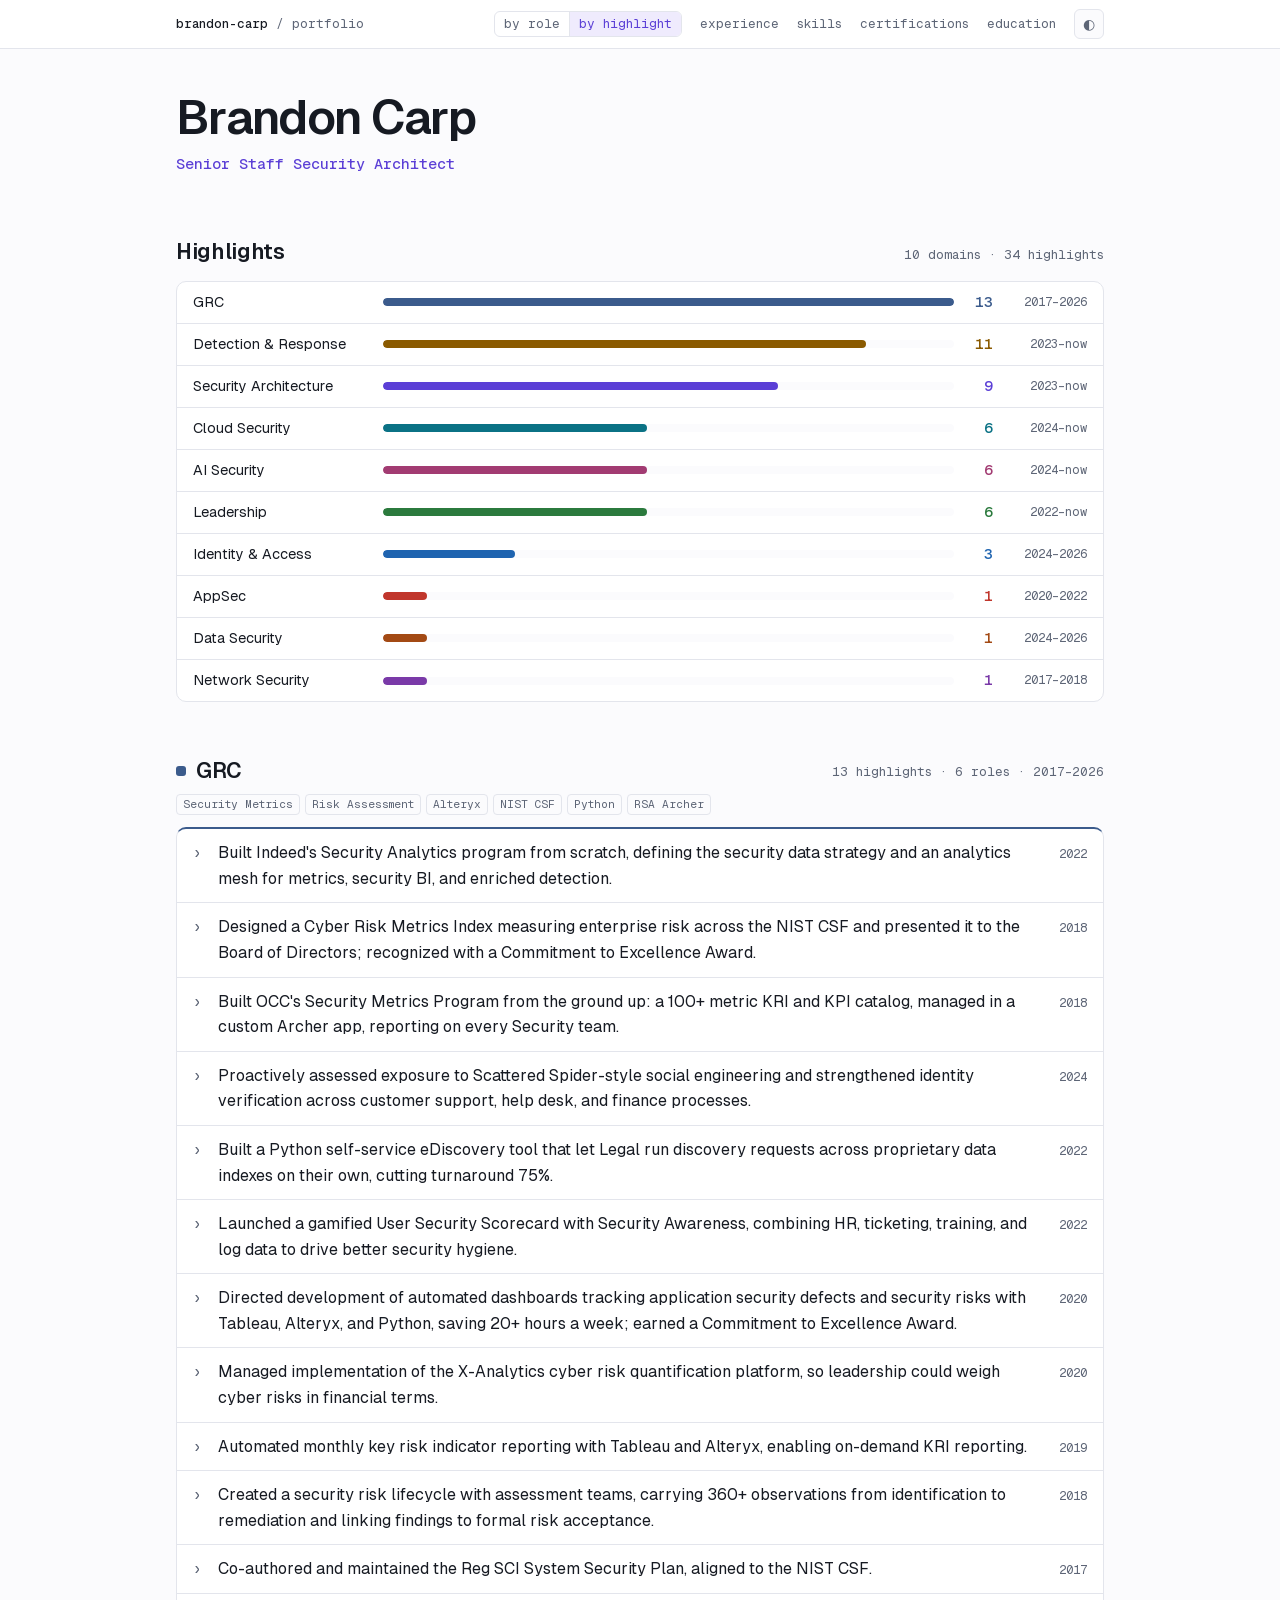
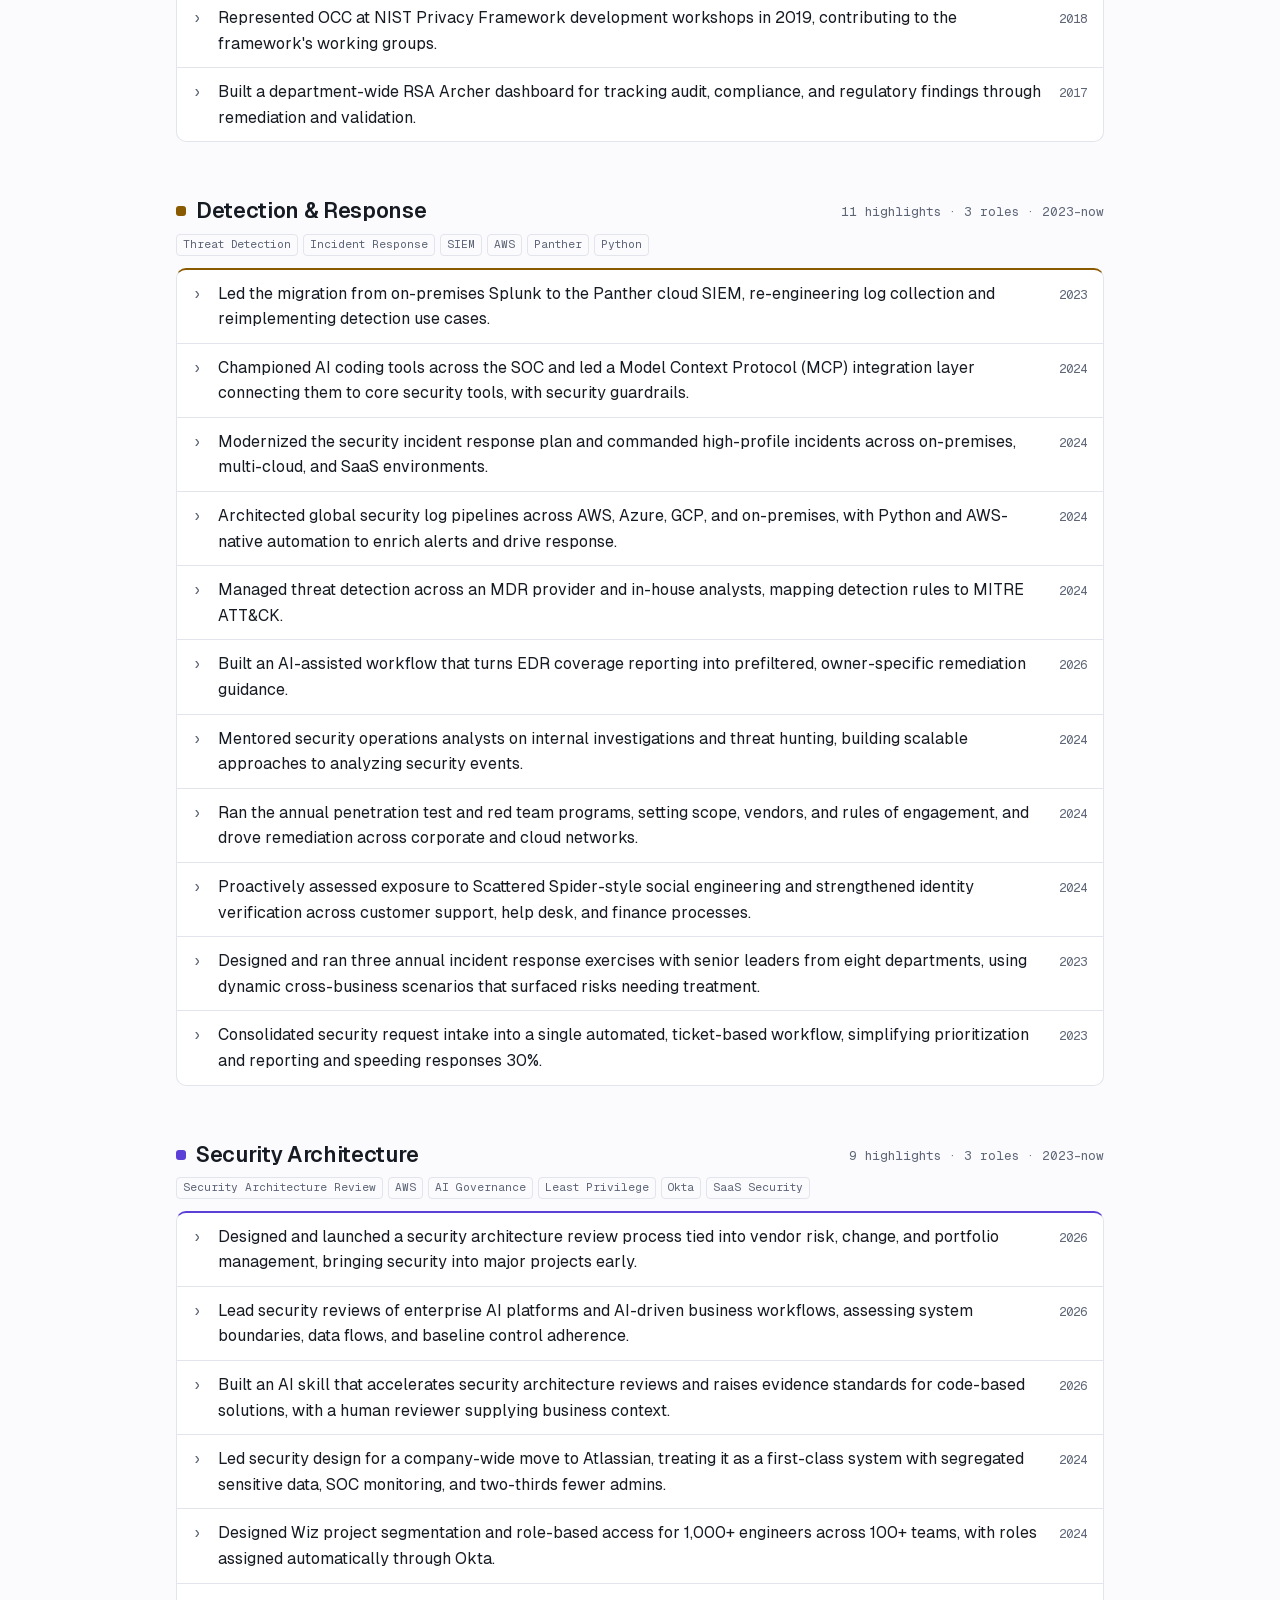
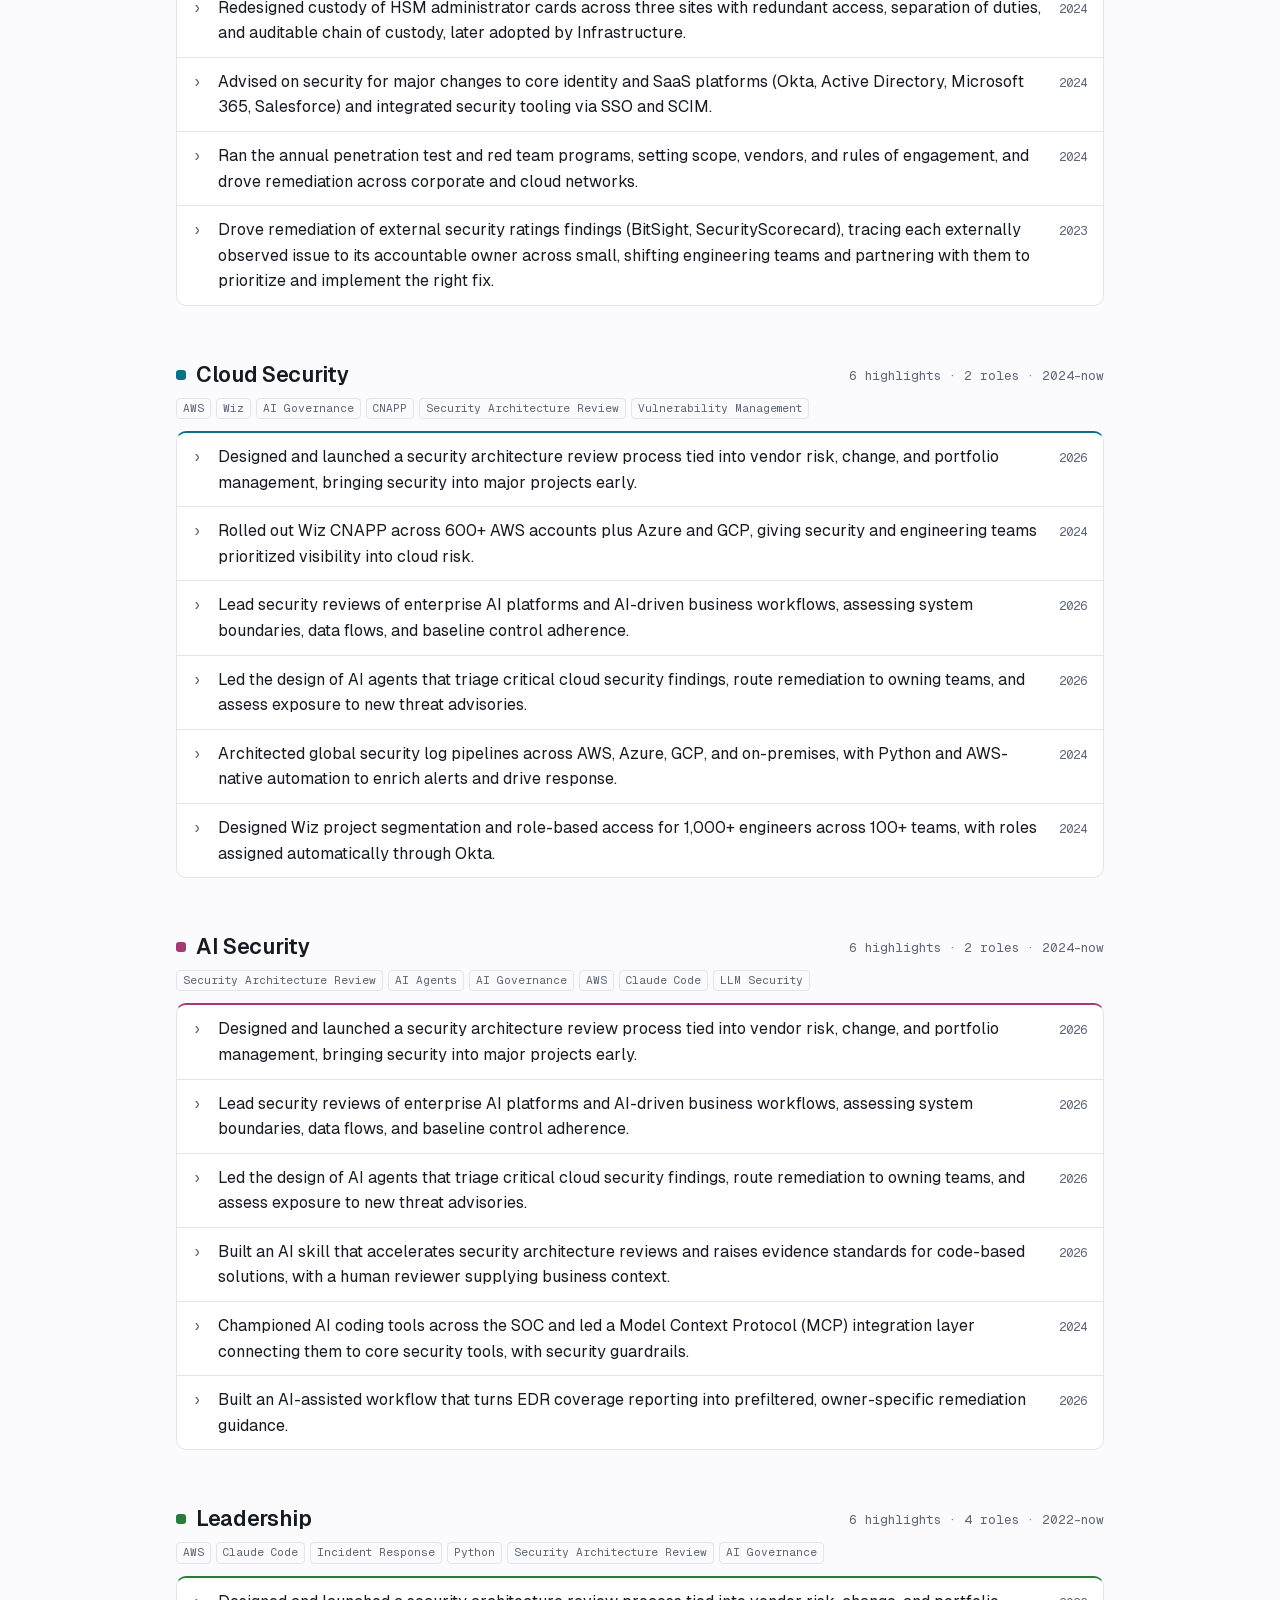
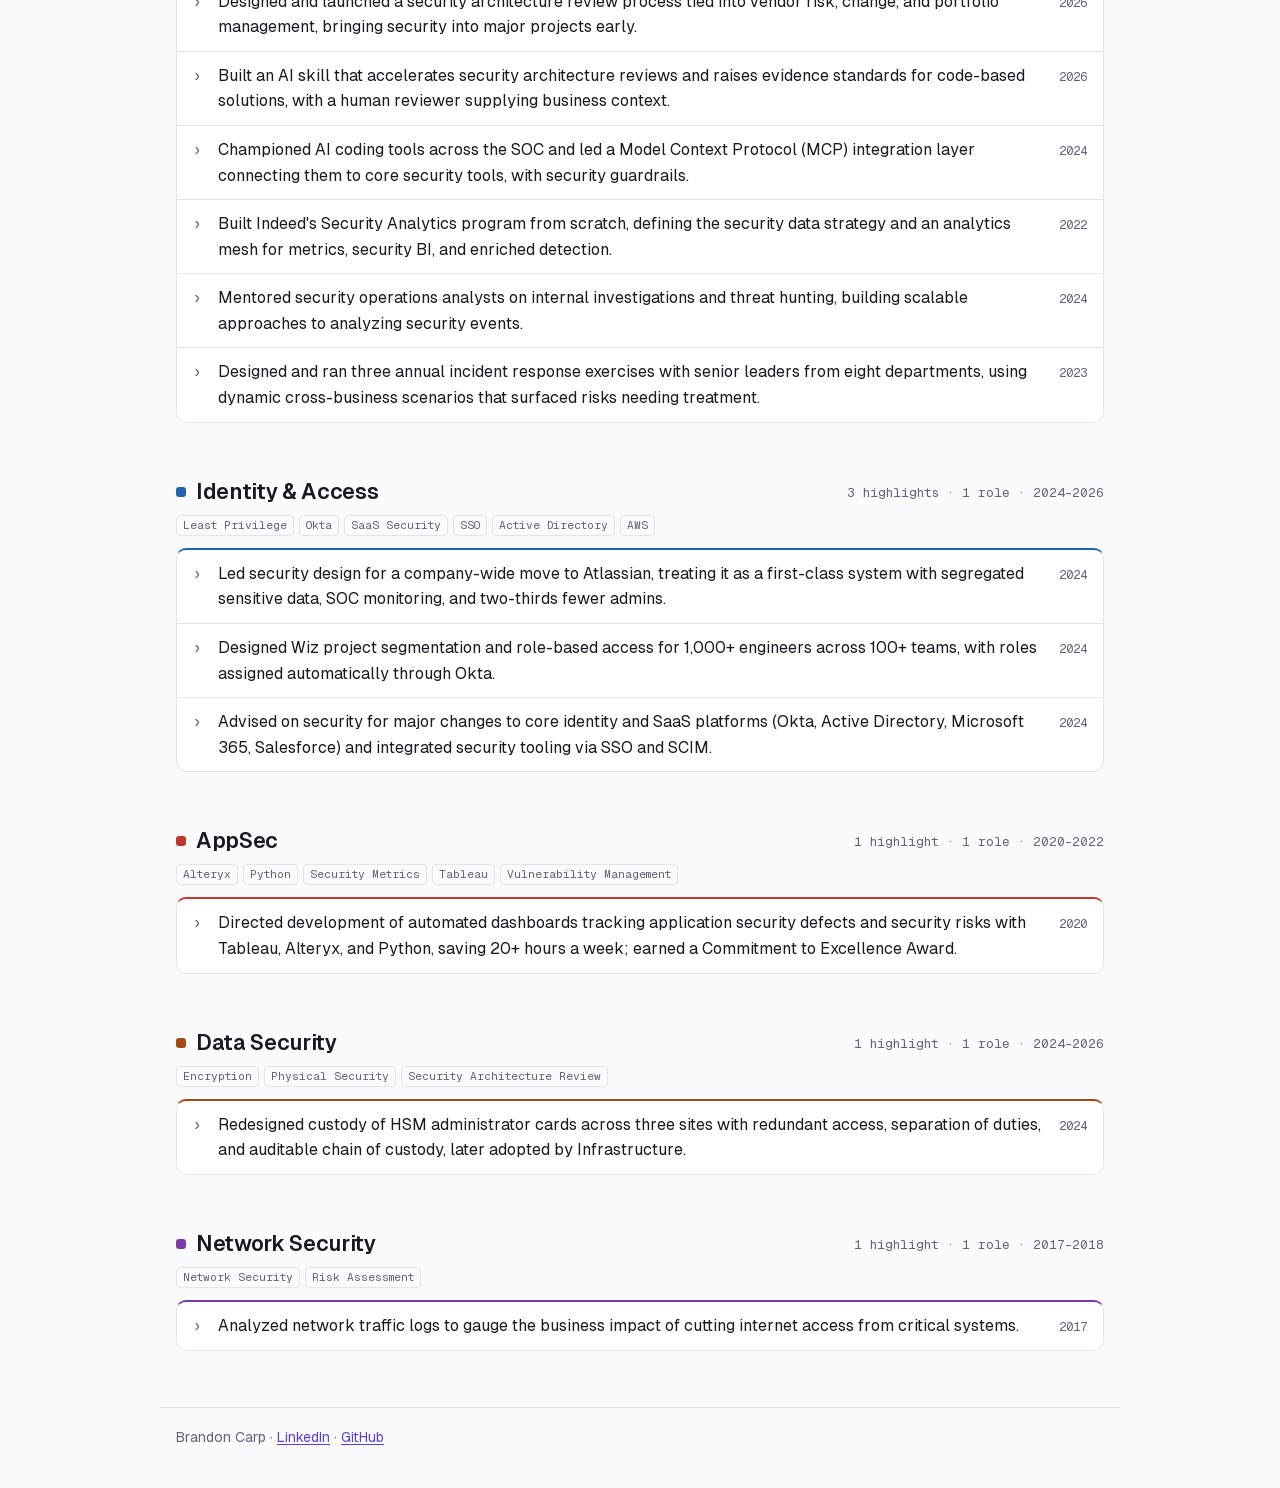
<file: capabilities.html>
<!doctype html>
<html lang="en">
<head>
  <meta charset="utf-8">
  <meta name="viewport" content="width=device-width, initial-scale=1">
  <title>Brandon Carp · by highlight</title>
  <meta name="description" content="Security architect whose career spans detection and response, cloud and identity security, AI security, and cyber risk governance. On Diligent&#39;s Security Architecture and Engineering team I lead architecture reviews, including enterprise AI platforms; before that I ran cloud security, threat detection, incident response, and offensive testing. Earlier, I built security metrics, risk, and analytics programs at Indeed and OCC.">
  <link rel="canonical" href="https://carpf1sh.github.io/resume/capabilities.html">
  <meta property="og:type" content="profile">
  <meta property="og:title" content="Brandon Carp · by highlight">
  <meta property="og:description" content="Security architect whose career spans detection and response, cloud and identity security, AI security, and cyber risk governance. On Diligent&#39;s Security Architecture and Engineering team I lead architecture reviews, including enterprise AI platforms; before that I ran cloud security, threat detection, incident response, and offensive testing. Earlier, I built security metrics, risk, and analytics programs at Indeed and OCC.">
  <meta property="og:url" content="https://carpf1sh.github.io/resume/capabilities.html">
  <meta name="twitter:card" content="summary">
  <meta name="color-scheme" content="light dark">
  <link rel="preload" href="fonts/Geist-Variable.woff2" as="font" type="font/woff2" crossorigin>
  <link rel="stylesheet" href="style.css">
</head>
<body>
<a class="skip" href="#main">Skip to content</a>
<header class="bar">
  <div class="wrap">
    <a class="bar-id" href="./"><b>brandon-carp</b> / portfolio</a>
    <nav aria-label="Sections">
      <span class="views"><a href="./">by role</a><a href="capabilities.html" aria-current="page">by highlight</a></span>
      <a href="./#experience">experience</a>
<a href="./#skills">skills</a><a href="./#certifications">certifications</a><a href="./#education">education</a>      <button class="theme" type="button" aria-label="Toggle dark mode" hidden>◐</button>
    </nav>
  </div>
</header>

<main id="main" class="wrap">
  <div class="hero">
    <h1>Brandon Carp</h1>
<p class="headline">Senior Staff Security Architect</p>  </div>

  <section id="map" aria-labelledby="map-h">
    <div class="sec-head">
      <h2 id="map-h">Highlights</h2>
      <span class="count">10 domains · 34 highlights</span>
    </div>
    <ol class="capmap">
      <li class="d-grc"><a href="#cap-grc">
        <span class="cm-label">GRC</span>
        <span class="cm-bar" aria-hidden="true"><i style="--w: 100.0%"></i></span>
        <span class="cm-n">13</span>
        <time class="cm-span">2017–2026</time>
      </a></li>
      <li class="d-detection-response"><a href="#cap-detection-response">
        <span class="cm-label">Detection &amp; Response</span>
        <span class="cm-bar" aria-hidden="true"><i style="--w: 84.6%"></i></span>
        <span class="cm-n">11</span>
        <time class="cm-span">2023–now</time>
      </a></li>
      <li class="d-security-architecture"><a href="#cap-security-architecture">
        <span class="cm-label">Security Architecture</span>
        <span class="cm-bar" aria-hidden="true"><i style="--w: 69.2%"></i></span>
        <span class="cm-n">9</span>
        <time class="cm-span">2023–now</time>
      </a></li>
      <li class="d-cloud-security"><a href="#cap-cloud-security">
        <span class="cm-label">Cloud Security</span>
        <span class="cm-bar" aria-hidden="true"><i style="--w: 46.2%"></i></span>
        <span class="cm-n">6</span>
        <time class="cm-span">2024–now</time>
      </a></li>
      <li class="d-ai-security"><a href="#cap-ai-security">
        <span class="cm-label">AI Security</span>
        <span class="cm-bar" aria-hidden="true"><i style="--w: 46.2%"></i></span>
        <span class="cm-n">6</span>
        <time class="cm-span">2024–now</time>
      </a></li>
      <li class="d-leadership"><a href="#cap-leadership">
        <span class="cm-label">Leadership</span>
        <span class="cm-bar" aria-hidden="true"><i style="--w: 46.2%"></i></span>
        <span class="cm-n">6</span>
        <time class="cm-span">2022–now</time>
      </a></li>
      <li class="d-iam"><a href="#cap-iam">
        <span class="cm-label">Identity &amp; Access</span>
        <span class="cm-bar" aria-hidden="true"><i style="--w: 23.1%"></i></span>
        <span class="cm-n">3</span>
        <time class="cm-span">2024–2026</time>
      </a></li>
      <li class="d-appsec"><a href="#cap-appsec">
        <span class="cm-label">AppSec</span>
        <span class="cm-bar" aria-hidden="true"><i style="--w: 7.7%"></i></span>
        <span class="cm-n">1</span>
        <time class="cm-span">2020–2022</time>
      </a></li>
      <li class="d-data-security"><a href="#cap-data-security">
        <span class="cm-label">Data Security</span>
        <span class="cm-bar" aria-hidden="true"><i style="--w: 7.7%"></i></span>
        <span class="cm-n">1</span>
        <time class="cm-span">2024–2026</time>
      </a></li>
      <li class="d-network-security"><a href="#cap-network-security">
        <span class="cm-label">Network Security</span>
        <span class="cm-bar" aria-hidden="true"><i style="--w: 7.7%"></i></span>
        <span class="cm-n">1</span>
        <time class="cm-span">2017–2018</time>
      </a></li>
    </ol>
  </section>

  <section id="cap-grc" class="cap d-grc" aria-labelledby="cap-grc-h">
    <div class="sec-head">
      <h2 id="cap-grc-h">GRC</h2>
      <span class="count">13 highlights · 6 roles · 2017–2026</span>
    </div>
<p class="tags cap-skills"><span class="tag">Security Metrics</span><span class="tag">Risk Assessment</span><span class="tag">Alteryx</span><span class="tag">NIST CSF</span><span class="tag">Python</span><span class="tag">RSA Archer</span></p>    <ul class="evidence">
      <li>
        <details class="ev">
          <summary><span class="ev-text">Built Indeed&#39;s Security Analytics program from scratch, defining the security data strategy and an analytics mesh for metrics, security BI, and enriched detection.</span><time>2022</time></summary>
          <div class="ev-more">
            <p class="meta"><a href="./#role-indeed-senior-security-technical-program-manager-analytics">Senior Security Technical Program Manager, Analytics · Indeed</a> · <time>Mar 2022 – Mar 2023</time></p>
            <p class="tags">
<a class="pill d-leadership" href="#cap-leadership">Leadership</a><span class="tag">AWS</span><span class="tag">Data Analytics</span><span class="tag">Python</span><span class="tag">Security Metrics</span><span class="tag">Security Strategy</span><span class="tag">SIEM</span>            </p>
          </div>
        </details>
      </li>
      <li>
        <details class="ev">
          <summary><span class="ev-text">Designed a Cyber Risk Metrics Index measuring enterprise risk across the NIST CSF and presented it to the Board of Directors; recognized with a Commitment to Excellence Award.</span><time>2018</time></summary>
          <div class="ev-more">
            <p class="meta"><a href="./#role-occ-options-clearing-corporation-security-governance-analyst-analytics">Security Governance Analyst, Analytics · OCC (Options Clearing Corporation)</a> · <time>Jul 2018 – Sep 2019</time></p>
            <p class="tags">
<span class="tag">Alteryx</span><span class="tag">NIST CSF</span><span class="tag">Risk Assessment</span><span class="tag">Security Metrics</span><span class="tag">Tableau</span>            </p>
          </div>
        </details>
      </li>
      <li>
        <details class="ev">
          <summary><span class="ev-text">Built OCC&#39;s Security Metrics Program from the ground up: a 100+ metric KRI and KPI catalog, managed in a custom Archer app, reporting on every Security team.</span><time>2018</time></summary>
          <div class="ev-more">
            <p class="meta"><a href="./#role-occ-options-clearing-corporation-security-governance-analyst-analytics">Security Governance Analyst, Analytics · OCC (Options Clearing Corporation)</a> · <time>Jul 2018 – Sep 2019</time></p>
            <p class="tags">
<span class="tag">RSA Archer</span><span class="tag">Security Metrics</span><span class="tag">SIEM</span><span class="tag">SOAR</span>            </p>
          </div>
        </details>
      </li>
      <li>
        <details class="ev">
          <summary><span class="ev-text">Proactively assessed exposure to Scattered Spider-style social engineering and strengthened identity verification across customer support, help desk, and finance processes.</span><time>2024</time></summary>
          <div class="ev-more">
            <p class="meta"><a href="./#role-diligent-corporation-manager-security-operations">Manager, Security Operations · Diligent Corporation</a> · <time>Apr 2024 – Mar 2026</time></p>
            <p class="tags">
<a class="pill d-detection-response" href="#cap-detection-response">Detection &amp; Response</a><span class="tag">Risk Assessment</span><span class="tag">Threat-Informed Defense</span>            </p>
          </div>
        </details>
      </li>
      <li>
        <details class="ev">
          <summary><span class="ev-text">Built a Python self-service eDiscovery tool that let Legal run discovery requests across proprietary data indexes on their own, cutting turnaround 75%.</span><time>2022</time></summary>
          <div class="ev-more">
            <p class="meta"><a href="./#role-indeed-senior-security-technical-program-manager-analytics">Senior Security Technical Program Manager, Analytics · Indeed</a> · <time>Mar 2022 – Mar 2023</time></p>
            <p class="tags">
<span class="tag">eDiscovery</span><span class="tag">Python</span>            </p>
          </div>
        </details>
      </li>
      <li>
        <details class="ev">
          <summary><span class="ev-text">Launched a gamified User Security Scorecard with Security Awareness, combining HR, ticketing, training, and log data to drive better security hygiene.</span><time>2022</time></summary>
          <div class="ev-more">
            <p class="meta"><a href="./#role-indeed-senior-security-technical-program-manager-analytics">Senior Security Technical Program Manager, Analytics · Indeed</a> · <time>Mar 2022 – Mar 2023</time></p>
            <p class="tags">
<span class="tag">Data Analytics</span><span class="tag">Security Metrics</span>            </p>
          </div>
        </details>
      </li>
      <li>
        <details class="ev">
          <summary><span class="ev-text">Directed development of automated dashboards tracking application security defects and security risks with Tableau, Alteryx, and Python, saving 20+ hours a week; earned a Commitment to Excellence Award.</span><time>2020</time></summary>
          <div class="ev-more">
            <p class="meta"><a href="./#role-occ-options-clearing-corporation-associate-principal-security-governance">Associate Principal, Security Governance · OCC (Options Clearing Corporation)</a> · <time>Oct 2020 – Feb 2022</time></p>
            <p class="tags">
<a class="pill d-appsec" href="#cap-appsec">AppSec</a><span class="tag">Alteryx</span><span class="tag">Python</span><span class="tag">Security Metrics</span><span class="tag">Tableau</span><span class="tag">Vulnerability Management</span>            </p>
          </div>
        </details>
      </li>
      <li>
        <details class="ev">
          <summary><span class="ev-text">Managed implementation of the X-Analytics cyber risk quantification platform, so leadership could weigh cyber risks in financial terms.</span><time>2020</time></summary>
          <div class="ev-more">
            <p class="meta"><a href="./#role-occ-options-clearing-corporation-associate-principal-security-governance">Associate Principal, Security Governance · OCC (Options Clearing Corporation)</a> · <time>Oct 2020 – Feb 2022</time></p>
            <p class="tags">
<span class="tag">Cyber Risk Quantification</span><span class="tag">Risk Assessment</span>            </p>
          </div>
        </details>
      </li>
      <li>
        <details class="ev">
          <summary><span class="ev-text">Automated monthly key risk indicator reporting with Tableau and Alteryx, enabling on-demand KRI reporting.</span><time>2019</time></summary>
          <div class="ev-more">
            <p class="meta"><a href="./#role-occ-options-clearing-corporation-senior-security-governance-analyst-analytics">Senior Security Governance Analyst, Analytics · OCC (Options Clearing Corporation)</a> · <time>Sep 2019 – Oct 2020</time></p>
            <p class="tags">
<span class="tag">Alteryx</span><span class="tag">Security Metrics</span><span class="tag">Tableau</span>            </p>
          </div>
        </details>
      </li>
      <li>
        <details class="ev">
          <summary><span class="ev-text">Created a security risk lifecycle with assessment teams, carrying 360+ observations from identification to remediation and linking findings to formal risk acceptance.</span><time>2018</time></summary>
          <div class="ev-more">
            <p class="meta"><a href="./#role-occ-options-clearing-corporation-security-governance-analyst-analytics">Security Governance Analyst, Analytics · OCC (Options Clearing Corporation)</a> · <time>Jul 2018 – Sep 2019</time></p>
            <p class="tags">
<span class="tag">Risk Assessment</span><span class="tag">RSA Archer</span><span class="tag">Vulnerability Management</span>            </p>
          </div>
        </details>
      </li>
      <li>
        <details class="ev">
          <summary><span class="ev-text">Co-authored and maintained the Reg SCI System Security Plan, aligned to the NIST CSF.</span><time>2017</time></summary>
          <div class="ev-more">
            <p class="meta"><a href="./#role-fdm-group-security-governance-consultant-contractor-for-occ">Security Governance Consultant (contractor for OCC) · FDM Group</a> · <time>Aug 2017 – Jul 2018</time></p>
            <p class="tags">
<span class="tag">NIST CSF</span><span class="tag">Reg SCI</span>            </p>
          </div>
        </details>
      </li>
      <li>
        <details class="ev">
          <summary><span class="ev-text">Represented OCC at NIST Privacy Framework development workshops in 2019, contributing to the framework&#39;s working groups.</span><time>2018</time></summary>
          <div class="ev-more">
            <p class="meta"><a href="./#role-occ-options-clearing-corporation-security-governance-analyst-analytics">Security Governance Analyst, Analytics · OCC (Options Clearing Corporation)</a> · <time>Jul 2018 – Sep 2019</time></p>
            <p class="tags">
<span class="tag">NIST CSF</span><span class="tag">NIST Privacy Framework</span>            </p>
          </div>
        </details>
      </li>
      <li>
        <details class="ev">
          <summary><span class="ev-text">Built a department-wide RSA Archer dashboard for tracking audit, compliance, and regulatory findings through remediation and validation.</span><time>2017</time></summary>
          <div class="ev-more">
            <p class="meta"><a href="./#role-fdm-group-security-governance-consultant-contractor-for-occ">Security Governance Consultant (contractor for OCC) · FDM Group</a> · <time>Aug 2017 – Jul 2018</time></p>
            <p class="tags">
<span class="tag">Audit Management</span><span class="tag">RSA Archer</span>            </p>
          </div>
        </details>
      </li>
    </ul>
  </section>
  <section id="cap-detection-response" class="cap d-detection-response" aria-labelledby="cap-detection-response-h">
    <div class="sec-head">
      <h2 id="cap-detection-response-h">Detection &amp; Response</h2>
      <span class="count">11 highlights · 3 roles · 2023–now</span>
    </div>
<p class="tags cap-skills"><span class="tag">Threat Detection</span><span class="tag">Incident Response</span><span class="tag">SIEM</span><span class="tag">AWS</span><span class="tag">Panther</span><span class="tag">Python</span></p>    <ul class="evidence">
      <li>
        <details class="ev">
          <summary><span class="ev-text">Led the migration from on-premises Splunk to the Panther cloud SIEM, re-engineering log collection and reimplementing detection use cases.</span><time>2023</time></summary>
          <div class="ev-more">
            <p class="meta"><a href="./#role-diligent-corporation-senior-security-operations-analyst">Senior Security Operations Analyst · Diligent Corporation</a> · <time>May 2023 – Apr 2024</time></p>
            <p class="tags">
<span class="tag">FluentBit</span><span class="tag">Panther</span><span class="tag">SIEM</span><span class="tag">Threat Detection</span>            </p>
          </div>
        </details>
      </li>
      <li>
        <details class="ev">
          <summary><span class="ev-text">Championed AI coding tools across the SOC and led a Model Context Protocol (MCP) integration layer connecting them to core security tools, with security guardrails.</span><time>2024</time></summary>
          <div class="ev-more">
            <p class="meta"><a href="./#role-diligent-corporation-manager-security-operations">Manager, Security Operations · Diligent Corporation</a> · <time>Apr 2024 – Mar 2026</time></p>
            <p class="tags">
<a class="pill d-leadership" href="#cap-leadership">Leadership</a><a class="pill d-ai-security" href="#cap-ai-security">AI Security</a><span class="tag">Claude Code</span><span class="tag">Cursor</span><span class="tag">LLM Security</span><span class="tag">MCP</span><span class="tag">Python</span>            </p>
          </div>
        </details>
      </li>
      <li>
        <details class="ev">
          <summary><span class="ev-text">Modernized the security incident response plan and commanded high-profile incidents across on-premises, multi-cloud, and SaaS environments.</span><time>2024</time></summary>
          <div class="ev-more">
            <p class="meta"><a href="./#role-diligent-corporation-manager-security-operations">Manager, Security Operations · Diligent Corporation</a> · <time>Apr 2024 – Mar 2026</time></p>
            <p class="tags">
<span class="tag">AWS</span><span class="tag">Azure</span><span class="tag">GCP</span><span class="tag">Incident Response</span>            </p>
          </div>
        </details>
      </li>
      <li>
        <details class="ev">
          <summary><span class="ev-text">Architected global security log pipelines across AWS, Azure, GCP, and on-premises, with Python and AWS-native automation to enrich alerts and drive response.</span><time>2024</time></summary>
          <div class="ev-more">
            <p class="meta"><a href="./#role-diligent-corporation-manager-security-operations">Manager, Security Operations · Diligent Corporation</a> · <time>Apr 2024 – Mar 2026</time></p>
            <p class="tags">
<a class="pill d-cloud-security" href="#cap-cloud-security">Cloud Security</a><span class="tag">AWS</span><span class="tag">CloudTrail</span><span class="tag">GuardDuty</span><span class="tag">Lambda</span><span class="tag">Python</span><span class="tag">SIEM</span><span class="tag">Threat Detection</span>            </p>
          </div>
        </details>
      </li>
      <li>
        <details class="ev">
          <summary><span class="ev-text">Managed threat detection across an MDR provider and in-house analysts, mapping detection rules to MITRE ATT&amp;CK.</span><time>2024</time></summary>
          <div class="ev-more">
            <p class="meta"><a href="./#role-diligent-corporation-manager-security-operations">Manager, Security Operations · Diligent Corporation</a> · <time>Apr 2024 – Mar 2026</time></p>
            <p class="tags">
<span class="tag">MITRE ATT&amp;CK</span><span class="tag">Panther</span><span class="tag">SIEM</span><span class="tag">Threat Detection</span>            </p>
          </div>
        </details>
      </li>
      <li>
        <details class="ev">
          <summary><span class="ev-text">Built an AI-assisted workflow that turns EDR coverage reporting into prefiltered, owner-specific remediation guidance.</span><time>2026</time></summary>
          <div class="ev-more">
            <p class="meta"><a href="./#role-diligent-corporation-senior-staff-security-architect">Senior Staff Security Architect · Diligent Corporation</a> · <time>Apr 2026 – Present</time></p>
            <p class="tags">
<a class="pill d-ai-security" href="#cap-ai-security">AI Security</a><span class="tag">AI Agents</span><span class="tag">Process Automation</span>            </p>
          </div>
        </details>
      </li>
      <li>
        <details class="ev">
          <summary><span class="ev-text">Mentored security operations analysts on internal investigations and threat hunting, building scalable approaches to analyzing security events.</span><time>2024</time></summary>
          <div class="ev-more">
            <p class="meta"><a href="./#role-diligent-corporation-manager-security-operations">Manager, Security Operations · Diligent Corporation</a> · <time>Apr 2024 – Mar 2026</time></p>
            <p class="tags">
<a class="pill d-leadership" href="#cap-leadership">Leadership</a><span class="tag">Incident Response</span><span class="tag">Mentoring</span><span class="tag">Threat Detection</span>            </p>
          </div>
        </details>
      </li>
      <li>
        <details class="ev">
          <summary><span class="ev-text">Ran the annual penetration test and red team programs, setting scope, vendors, and rules of engagement, and drove remediation across corporate and cloud networks.</span><time>2024</time></summary>
          <div class="ev-more">
            <p class="meta"><a href="./#role-diligent-corporation-manager-security-operations">Manager, Security Operations · Diligent Corporation</a> · <time>Apr 2024 – Mar 2026</time></p>
            <p class="tags">
<a class="pill d-security-architecture" href="#cap-security-architecture">Security Architecture</a><span class="tag">Penetration Testing</span><span class="tag">Third-Party Risk Management</span><span class="tag">Threat Detection</span><span class="tag">Vulnerability Management</span>            </p>
          </div>
        </details>
      </li>
      <li>
        <details class="ev">
          <summary><span class="ev-text">Proactively assessed exposure to Scattered Spider-style social engineering and strengthened identity verification across customer support, help desk, and finance processes.</span><time>2024</time></summary>
          <div class="ev-more">
            <p class="meta"><a href="./#role-diligent-corporation-manager-security-operations">Manager, Security Operations · Diligent Corporation</a> · <time>Apr 2024 – Mar 2026</time></p>
            <p class="tags">
<a class="pill d-grc" href="#cap-grc">GRC</a><span class="tag">Risk Assessment</span><span class="tag">Threat-Informed Defense</span>            </p>
          </div>
        </details>
      </li>
      <li>
        <details class="ev">
          <summary><span class="ev-text">Designed and ran three annual incident response exercises with senior leaders from eight departments, using dynamic cross-business scenarios that surfaced risks needing treatment.</span><time>2023</time></summary>
          <div class="ev-more">
            <p class="meta"><a href="./#role-diligent-corporation-senior-security-operations-analyst">Senior Security Operations Analyst · Diligent Corporation</a> · <time>May 2023 – Apr 2024</time></p>
            <p class="tags">
<a class="pill d-leadership" href="#cap-leadership">Leadership</a><span class="tag">Incident Response</span>            </p>
          </div>
        </details>
      </li>
      <li>
        <details class="ev">
          <summary><span class="ev-text">Consolidated security request intake into a single automated, ticket-based workflow, simplifying prioritization and reporting and speeding responses 30%.</span><time>2023</time></summary>
          <div class="ev-more">
            <p class="meta"><a href="./#role-diligent-corporation-senior-security-operations-analyst">Senior Security Operations Analyst · Diligent Corporation</a> · <time>May 2023 – Apr 2024</time></p>
            <p class="tags">
<span class="tag">Agile</span><span class="tag">Jira</span>            </p>
          </div>
        </details>
      </li>
    </ul>
  </section>
  <section id="cap-security-architecture" class="cap d-security-architecture" aria-labelledby="cap-security-architecture-h">
    <div class="sec-head">
      <h2 id="cap-security-architecture-h">Security Architecture</h2>
      <span class="count">9 highlights · 3 roles · 2023–now</span>
    </div>
<p class="tags cap-skills"><span class="tag">Security Architecture Review</span><span class="tag">AWS</span><span class="tag">AI Governance</span><span class="tag">Least Privilege</span><span class="tag">Okta</span><span class="tag">SaaS Security</span></p>    <ul class="evidence">
      <li>
        <details class="ev">
          <summary><span class="ev-text">Designed and launched a security architecture review process tied into vendor risk, change, and portfolio management, bringing security into major projects early.</span><time>2026</time></summary>
          <div class="ev-more">
            <p class="meta"><a href="./#role-diligent-corporation-senior-staff-security-architect">Senior Staff Security Architect · Diligent Corporation</a> · <time>Apr 2026 – Present</time></p>
            <p class="tags">
<a class="pill d-ai-security" href="#cap-ai-security">AI Security</a><a class="pill d-cloud-security" href="#cap-cloud-security">Cloud Security</a><a class="pill d-leadership" href="#cap-leadership">Leadership</a><span class="tag">AI Governance</span><span class="tag">AWS</span><span class="tag">Risk Assessment</span><span class="tag">Security Architecture Review</span><span class="tag">Stakeholder Management</span><span class="tag">Third-Party Risk Management</span>            </p>
          </div>
        </details>
      </li>
      <li>
        <details class="ev">
          <summary><span class="ev-text">Lead security reviews of enterprise AI platforms and AI-driven business workflows, assessing system boundaries, data flows, and baseline control adherence.</span><time>2026</time></summary>
          <div class="ev-more">
            <p class="meta"><a href="./#role-diligent-corporation-senior-staff-security-architect">Senior Staff Security Architect · Diligent Corporation</a> · <time>Apr 2026 – Present</time></p>
            <p class="tags">
<a class="pill d-ai-security" href="#cap-ai-security">AI Security</a><a class="pill d-cloud-security" href="#cap-cloud-security">Cloud Security</a><span class="tag">AI Governance</span><span class="tag">AWS</span><span class="tag">LLM Security</span><span class="tag">Security Architecture Review</span>            </p>
          </div>
        </details>
      </li>
      <li>
        <details class="ev">
          <summary><span class="ev-text">Built an AI skill that accelerates security architecture reviews and raises evidence standards for code-based solutions, with a human reviewer supplying business context.</span><time>2026</time></summary>
          <div class="ev-more">
            <p class="meta"><a href="./#role-diligent-corporation-senior-staff-security-architect">Senior Staff Security Architect · Diligent Corporation</a> · <time>Apr 2026 – Present</time></p>
            <p class="tags">
<a class="pill d-ai-security" href="#cap-ai-security">AI Security</a><a class="pill d-leadership" href="#cap-leadership">Leadership</a><span class="tag">Claude Code</span><span class="tag">Security Architecture Review</span>            </p>
          </div>
        </details>
      </li>
      <li>
        <details class="ev">
          <summary><span class="ev-text">Led security design for a company-wide move to Atlassian, treating it as a first-class system with segregated sensitive data, SOC monitoring, and two-thirds fewer admins.</span><time>2024</time></summary>
          <div class="ev-more">
            <p class="meta"><a href="./#role-diligent-corporation-manager-security-operations">Manager, Security Operations · Diligent Corporation</a> · <time>Jun 2024 – Mar 2025</time></p>
            <p class="tags">
<a class="pill d-iam" href="#cap-iam">Identity &amp; Access</a><span class="tag">Change Management</span><span class="tag">Jira</span><span class="tag">Jira Service Management</span><span class="tag">Least Privilege</span><span class="tag">SaaS Security</span><span class="tag">Security Architecture Review</span><span class="tag">SIEM</span>            </p>
          </div>
        </details>
      </li>
      <li>
        <details class="ev">
          <summary><span class="ev-text">Designed Wiz project segmentation and role-based access for 1,000+ engineers across 100+ teams, with roles assigned automatically through Okta.</span><time>2024</time></summary>
          <div class="ev-more">
            <p class="meta"><a href="./#role-diligent-corporation-manager-security-operations">Manager, Security Operations · Diligent Corporation</a> · <time>Apr 2024 – Mar 2026</time></p>
            <p class="tags">
<a class="pill d-cloud-security" href="#cap-cloud-security">Cloud Security</a><a class="pill d-iam" href="#cap-iam">Identity &amp; Access</a><span class="tag">AWS</span><span class="tag">Cloud Resource Tagging</span><span class="tag">CNAPP</span><span class="tag">Least Privilege</span><span class="tag">Okta</span><span class="tag">SSO</span><span class="tag">Wiz</span>            </p>
          </div>
        </details>
      </li>
      <li>
        <details class="ev">
          <summary><span class="ev-text">Redesigned custody of HSM administrator cards across three sites with redundant access, separation of duties, and auditable chain of custody, later adopted by Infrastructure.</span><time>2024</time></summary>
          <div class="ev-more">
            <p class="meta"><a href="./#role-diligent-corporation-manager-security-operations">Manager, Security Operations · Diligent Corporation</a> · <time>Apr 2024 – Mar 2026</time></p>
            <p class="tags">
<a class="pill d-data-security" href="#cap-data-security">Data Security</a><span class="tag">Encryption</span><span class="tag">Physical Security</span><span class="tag">Security Architecture Review</span>            </p>
          </div>
        </details>
      </li>
      <li>
        <details class="ev">
          <summary><span class="ev-text">Advised on security for major changes to core identity and SaaS platforms (Okta, Active Directory, Microsoft 365, Salesforce) and integrated security tooling via SSO and SCIM.</span><time>2024</time></summary>
          <div class="ev-more">
            <p class="meta"><a href="./#role-diligent-corporation-manager-security-operations">Manager, Security Operations · Diligent Corporation</a> · <time>Apr 2024 – Mar 2026</time></p>
            <p class="tags">
<a class="pill d-iam" href="#cap-iam">Identity &amp; Access</a><span class="tag">Active Directory</span><span class="tag">IAM</span><span class="tag">Microsoft 365</span><span class="tag">Okta</span><span class="tag">SaaS Security</span><span class="tag">Salesforce</span><span class="tag">SCIM</span><span class="tag">SSO</span>            </p>
          </div>
        </details>
      </li>
      <li>
        <details class="ev">
          <summary><span class="ev-text">Ran the annual penetration test and red team programs, setting scope, vendors, and rules of engagement, and drove remediation across corporate and cloud networks.</span><time>2024</time></summary>
          <div class="ev-more">
            <p class="meta"><a href="./#role-diligent-corporation-manager-security-operations">Manager, Security Operations · Diligent Corporation</a> · <time>Apr 2024 – Mar 2026</time></p>
            <p class="tags">
<a class="pill d-detection-response" href="#cap-detection-response">Detection &amp; Response</a><span class="tag">Penetration Testing</span><span class="tag">Third-Party Risk Management</span><span class="tag">Threat Detection</span><span class="tag">Vulnerability Management</span>            </p>
          </div>
        </details>
      </li>
      <li>
        <details class="ev">
          <summary><span class="ev-text">Drove remediation of external security ratings findings (BitSight, SecurityScorecard), tracing each externally observed issue to its accountable owner across small, shifting engineering teams and partnering with them to prioritize and implement the right fix.</span><time>2023</time></summary>
          <div class="ev-more">
            <p class="meta"><a href="./#role-diligent-corporation-senior-security-operations-analyst">Senior Security Operations Analyst · Diligent Corporation</a> · <time>May 2023 – Apr 2024</time></p>
            <p class="tags">
<span class="tag">BitSight</span><span class="tag">SecurityScorecard</span><span class="tag">Vulnerability Management</span>            </p>
          </div>
        </details>
      </li>
    </ul>
  </section>
  <section id="cap-cloud-security" class="cap d-cloud-security" aria-labelledby="cap-cloud-security-h">
    <div class="sec-head">
      <h2 id="cap-cloud-security-h">Cloud Security</h2>
      <span class="count">6 highlights · 2 roles · 2024–now</span>
    </div>
<p class="tags cap-skills"><span class="tag">AWS</span><span class="tag">Wiz</span><span class="tag">AI Governance</span><span class="tag">CNAPP</span><span class="tag">Security Architecture Review</span><span class="tag">Vulnerability Management</span></p>    <ul class="evidence">
      <li>
        <details class="ev">
          <summary><span class="ev-text">Designed and launched a security architecture review process tied into vendor risk, change, and portfolio management, bringing security into major projects early.</span><time>2026</time></summary>
          <div class="ev-more">
            <p class="meta"><a href="./#role-diligent-corporation-senior-staff-security-architect">Senior Staff Security Architect · Diligent Corporation</a> · <time>Apr 2026 – Present</time></p>
            <p class="tags">
<a class="pill d-security-architecture" href="#cap-security-architecture">Security Architecture</a><a class="pill d-ai-security" href="#cap-ai-security">AI Security</a><a class="pill d-leadership" href="#cap-leadership">Leadership</a><span class="tag">AI Governance</span><span class="tag">AWS</span><span class="tag">Risk Assessment</span><span class="tag">Security Architecture Review</span><span class="tag">Stakeholder Management</span><span class="tag">Third-Party Risk Management</span>            </p>
          </div>
        </details>
      </li>
      <li>
        <details class="ev">
          <summary><span class="ev-text">Rolled out Wiz CNAPP across 600+ AWS accounts plus Azure and GCP, giving security and engineering teams prioritized visibility into cloud risk.</span><time>2024</time></summary>
          <div class="ev-more">
            <p class="meta"><a href="./#role-diligent-corporation-manager-security-operations">Manager, Security Operations · Diligent Corporation</a> · <time>Apr 2024 – Mar 2026</time></p>
            <p class="tags">
<span class="tag">AWS</span><span class="tag">Azure</span><span class="tag">CNAPP</span><span class="tag">CSPM</span><span class="tag">GCP</span><span class="tag">Vulnerability Management</span><span class="tag">Wiz</span>            </p>
          </div>
        </details>
      </li>
      <li>
        <details class="ev">
          <summary><span class="ev-text">Lead security reviews of enterprise AI platforms and AI-driven business workflows, assessing system boundaries, data flows, and baseline control adherence.</span><time>2026</time></summary>
          <div class="ev-more">
            <p class="meta"><a href="./#role-diligent-corporation-senior-staff-security-architect">Senior Staff Security Architect · Diligent Corporation</a> · <time>Apr 2026 – Present</time></p>
            <p class="tags">
<a class="pill d-ai-security" href="#cap-ai-security">AI Security</a><a class="pill d-security-architecture" href="#cap-security-architecture">Security Architecture</a><span class="tag">AI Governance</span><span class="tag">AWS</span><span class="tag">LLM Security</span><span class="tag">Security Architecture Review</span>            </p>
          </div>
        </details>
      </li>
      <li>
        <details class="ev">
          <summary><span class="ev-text">Led the design of AI agents that triage critical cloud security findings, route remediation to owning teams, and assess exposure to new threat advisories.</span><time>2026</time></summary>
          <div class="ev-more">
            <p class="meta"><a href="./#role-diligent-corporation-senior-staff-security-architect">Senior Staff Security Architect · Diligent Corporation</a> · <time>Apr 2026 – Present</time></p>
            <p class="tags">
<a class="pill d-ai-security" href="#cap-ai-security">AI Security</a><span class="tag">AI Agents</span><span class="tag">Vulnerability Management</span><span class="tag">Wiz</span>            </p>
          </div>
        </details>
      </li>
      <li>
        <details class="ev">
          <summary><span class="ev-text">Architected global security log pipelines across AWS, Azure, GCP, and on-premises, with Python and AWS-native automation to enrich alerts and drive response.</span><time>2024</time></summary>
          <div class="ev-more">
            <p class="meta"><a href="./#role-diligent-corporation-manager-security-operations">Manager, Security Operations · Diligent Corporation</a> · <time>Apr 2024 – Mar 2026</time></p>
            <p class="tags">
<a class="pill d-detection-response" href="#cap-detection-response">Detection &amp; Response</a><span class="tag">AWS</span><span class="tag">CloudTrail</span><span class="tag">GuardDuty</span><span class="tag">Lambda</span><span class="tag">Python</span><span class="tag">SIEM</span><span class="tag">Threat Detection</span>            </p>
          </div>
        </details>
      </li>
      <li>
        <details class="ev">
          <summary><span class="ev-text">Designed Wiz project segmentation and role-based access for 1,000+ engineers across 100+ teams, with roles assigned automatically through Okta.</span><time>2024</time></summary>
          <div class="ev-more">
            <p class="meta"><a href="./#role-diligent-corporation-manager-security-operations">Manager, Security Operations · Diligent Corporation</a> · <time>Apr 2024 – Mar 2026</time></p>
            <p class="tags">
<a class="pill d-iam" href="#cap-iam">Identity &amp; Access</a><a class="pill d-security-architecture" href="#cap-security-architecture">Security Architecture</a><span class="tag">AWS</span><span class="tag">Cloud Resource Tagging</span><span class="tag">CNAPP</span><span class="tag">Least Privilege</span><span class="tag">Okta</span><span class="tag">SSO</span><span class="tag">Wiz</span>            </p>
          </div>
        </details>
      </li>
    </ul>
  </section>
  <section id="cap-ai-security" class="cap d-ai-security" aria-labelledby="cap-ai-security-h">
    <div class="sec-head">
      <h2 id="cap-ai-security-h">AI Security</h2>
      <span class="count">6 highlights · 2 roles · 2024–now</span>
    </div>
<p class="tags cap-skills"><span class="tag">Security Architecture Review</span><span class="tag">AI Agents</span><span class="tag">AI Governance</span><span class="tag">AWS</span><span class="tag">Claude Code</span><span class="tag">LLM Security</span></p>    <ul class="evidence">
      <li>
        <details class="ev">
          <summary><span class="ev-text">Designed and launched a security architecture review process tied into vendor risk, change, and portfolio management, bringing security into major projects early.</span><time>2026</time></summary>
          <div class="ev-more">
            <p class="meta"><a href="./#role-diligent-corporation-senior-staff-security-architect">Senior Staff Security Architect · Diligent Corporation</a> · <time>Apr 2026 – Present</time></p>
            <p class="tags">
<a class="pill d-security-architecture" href="#cap-security-architecture">Security Architecture</a><a class="pill d-cloud-security" href="#cap-cloud-security">Cloud Security</a><a class="pill d-leadership" href="#cap-leadership">Leadership</a><span class="tag">AI Governance</span><span class="tag">AWS</span><span class="tag">Risk Assessment</span><span class="tag">Security Architecture Review</span><span class="tag">Stakeholder Management</span><span class="tag">Third-Party Risk Management</span>            </p>
          </div>
        </details>
      </li>
      <li>
        <details class="ev">
          <summary><span class="ev-text">Lead security reviews of enterprise AI platforms and AI-driven business workflows, assessing system boundaries, data flows, and baseline control adherence.</span><time>2026</time></summary>
          <div class="ev-more">
            <p class="meta"><a href="./#role-diligent-corporation-senior-staff-security-architect">Senior Staff Security Architect · Diligent Corporation</a> · <time>Apr 2026 – Present</time></p>
            <p class="tags">
<a class="pill d-security-architecture" href="#cap-security-architecture">Security Architecture</a><a class="pill d-cloud-security" href="#cap-cloud-security">Cloud Security</a><span class="tag">AI Governance</span><span class="tag">AWS</span><span class="tag">LLM Security</span><span class="tag">Security Architecture Review</span>            </p>
          </div>
        </details>
      </li>
      <li>
        <details class="ev">
          <summary><span class="ev-text">Led the design of AI agents that triage critical cloud security findings, route remediation to owning teams, and assess exposure to new threat advisories.</span><time>2026</time></summary>
          <div class="ev-more">
            <p class="meta"><a href="./#role-diligent-corporation-senior-staff-security-architect">Senior Staff Security Architect · Diligent Corporation</a> · <time>Apr 2026 – Present</time></p>
            <p class="tags">
<a class="pill d-cloud-security" href="#cap-cloud-security">Cloud Security</a><span class="tag">AI Agents</span><span class="tag">Vulnerability Management</span><span class="tag">Wiz</span>            </p>
          </div>
        </details>
      </li>
      <li>
        <details class="ev">
          <summary><span class="ev-text">Built an AI skill that accelerates security architecture reviews and raises evidence standards for code-based solutions, with a human reviewer supplying business context.</span><time>2026</time></summary>
          <div class="ev-more">
            <p class="meta"><a href="./#role-diligent-corporation-senior-staff-security-architect">Senior Staff Security Architect · Diligent Corporation</a> · <time>Apr 2026 – Present</time></p>
            <p class="tags">
<a class="pill d-security-architecture" href="#cap-security-architecture">Security Architecture</a><a class="pill d-leadership" href="#cap-leadership">Leadership</a><span class="tag">Claude Code</span><span class="tag">Security Architecture Review</span>            </p>
          </div>
        </details>
      </li>
      <li>
        <details class="ev">
          <summary><span class="ev-text">Championed AI coding tools across the SOC and led a Model Context Protocol (MCP) integration layer connecting them to core security tools, with security guardrails.</span><time>2024</time></summary>
          <div class="ev-more">
            <p class="meta"><a href="./#role-diligent-corporation-manager-security-operations">Manager, Security Operations · Diligent Corporation</a> · <time>Apr 2024 – Mar 2026</time></p>
            <p class="tags">
<a class="pill d-leadership" href="#cap-leadership">Leadership</a><a class="pill d-detection-response" href="#cap-detection-response">Detection &amp; Response</a><span class="tag">Claude Code</span><span class="tag">Cursor</span><span class="tag">LLM Security</span><span class="tag">MCP</span><span class="tag">Python</span>            </p>
          </div>
        </details>
      </li>
      <li>
        <details class="ev">
          <summary><span class="ev-text">Built an AI-assisted workflow that turns EDR coverage reporting into prefiltered, owner-specific remediation guidance.</span><time>2026</time></summary>
          <div class="ev-more">
            <p class="meta"><a href="./#role-diligent-corporation-senior-staff-security-architect">Senior Staff Security Architect · Diligent Corporation</a> · <time>Apr 2026 – Present</time></p>
            <p class="tags">
<a class="pill d-detection-response" href="#cap-detection-response">Detection &amp; Response</a><span class="tag">AI Agents</span><span class="tag">Process Automation</span>            </p>
          </div>
        </details>
      </li>
    </ul>
  </section>
  <section id="cap-leadership" class="cap d-leadership" aria-labelledby="cap-leadership-h">
    <div class="sec-head">
      <h2 id="cap-leadership-h">Leadership</h2>
      <span class="count">6 highlights · 4 roles · 2022–now</span>
    </div>
<p class="tags cap-skills"><span class="tag">AWS</span><span class="tag">Claude Code</span><span class="tag">Incident Response</span><span class="tag">Python</span><span class="tag">Security Architecture Review</span><span class="tag">AI Governance</span></p>    <ul class="evidence">
      <li>
        <details class="ev">
          <summary><span class="ev-text">Designed and launched a security architecture review process tied into vendor risk, change, and portfolio management, bringing security into major projects early.</span><time>2026</time></summary>
          <div class="ev-more">
            <p class="meta"><a href="./#role-diligent-corporation-senior-staff-security-architect">Senior Staff Security Architect · Diligent Corporation</a> · <time>Apr 2026 – Present</time></p>
            <p class="tags">
<a class="pill d-security-architecture" href="#cap-security-architecture">Security Architecture</a><a class="pill d-ai-security" href="#cap-ai-security">AI Security</a><a class="pill d-cloud-security" href="#cap-cloud-security">Cloud Security</a><span class="tag">AI Governance</span><span class="tag">AWS</span><span class="tag">Risk Assessment</span><span class="tag">Security Architecture Review</span><span class="tag">Stakeholder Management</span><span class="tag">Third-Party Risk Management</span>            </p>
          </div>
        </details>
      </li>
      <li>
        <details class="ev">
          <summary><span class="ev-text">Built an AI skill that accelerates security architecture reviews and raises evidence standards for code-based solutions, with a human reviewer supplying business context.</span><time>2026</time></summary>
          <div class="ev-more">
            <p class="meta"><a href="./#role-diligent-corporation-senior-staff-security-architect">Senior Staff Security Architect · Diligent Corporation</a> · <time>Apr 2026 – Present</time></p>
            <p class="tags">
<a class="pill d-security-architecture" href="#cap-security-architecture">Security Architecture</a><a class="pill d-ai-security" href="#cap-ai-security">AI Security</a><span class="tag">Claude Code</span><span class="tag">Security Architecture Review</span>            </p>
          </div>
        </details>
      </li>
      <li>
        <details class="ev">
          <summary><span class="ev-text">Championed AI coding tools across the SOC and led a Model Context Protocol (MCP) integration layer connecting them to core security tools, with security guardrails.</span><time>2024</time></summary>
          <div class="ev-more">
            <p class="meta"><a href="./#role-diligent-corporation-manager-security-operations">Manager, Security Operations · Diligent Corporation</a> · <time>Apr 2024 – Mar 2026</time></p>
            <p class="tags">
<a class="pill d-detection-response" href="#cap-detection-response">Detection &amp; Response</a><a class="pill d-ai-security" href="#cap-ai-security">AI Security</a><span class="tag">Claude Code</span><span class="tag">Cursor</span><span class="tag">LLM Security</span><span class="tag">MCP</span><span class="tag">Python</span>            </p>
          </div>
        </details>
      </li>
      <li>
        <details class="ev">
          <summary><span class="ev-text">Built Indeed&#39;s Security Analytics program from scratch, defining the security data strategy and an analytics mesh for metrics, security BI, and enriched detection.</span><time>2022</time></summary>
          <div class="ev-more">
            <p class="meta"><a href="./#role-indeed-senior-security-technical-program-manager-analytics">Senior Security Technical Program Manager, Analytics · Indeed</a> · <time>Mar 2022 – Mar 2023</time></p>
            <p class="tags">
<a class="pill d-grc" href="#cap-grc">GRC</a><span class="tag">AWS</span><span class="tag">Data Analytics</span><span class="tag">Python</span><span class="tag">Security Metrics</span><span class="tag">Security Strategy</span><span class="tag">SIEM</span>            </p>
          </div>
        </details>
      </li>
      <li>
        <details class="ev">
          <summary><span class="ev-text">Mentored security operations analysts on internal investigations and threat hunting, building scalable approaches to analyzing security events.</span><time>2024</time></summary>
          <div class="ev-more">
            <p class="meta"><a href="./#role-diligent-corporation-manager-security-operations">Manager, Security Operations · Diligent Corporation</a> · <time>Apr 2024 – Mar 2026</time></p>
            <p class="tags">
<a class="pill d-detection-response" href="#cap-detection-response">Detection &amp; Response</a><span class="tag">Incident Response</span><span class="tag">Mentoring</span><span class="tag">Threat Detection</span>            </p>
          </div>
        </details>
      </li>
      <li>
        <details class="ev">
          <summary><span class="ev-text">Designed and ran three annual incident response exercises with senior leaders from eight departments, using dynamic cross-business scenarios that surfaced risks needing treatment.</span><time>2023</time></summary>
          <div class="ev-more">
            <p class="meta"><a href="./#role-diligent-corporation-senior-security-operations-analyst">Senior Security Operations Analyst · Diligent Corporation</a> · <time>May 2023 – Apr 2024</time></p>
            <p class="tags">
<a class="pill d-detection-response" href="#cap-detection-response">Detection &amp; Response</a><span class="tag">Incident Response</span>            </p>
          </div>
        </details>
      </li>
    </ul>
  </section>
  <section id="cap-iam" class="cap d-iam" aria-labelledby="cap-iam-h">
    <div class="sec-head">
      <h2 id="cap-iam-h">Identity &amp; Access</h2>
      <span class="count">3 highlights · 1 role · 2024–2026</span>
    </div>
<p class="tags cap-skills"><span class="tag">Least Privilege</span><span class="tag">Okta</span><span class="tag">SaaS Security</span><span class="tag">SSO</span><span class="tag">Active Directory</span><span class="tag">AWS</span></p>    <ul class="evidence">
      <li>
        <details class="ev">
          <summary><span class="ev-text">Led security design for a company-wide move to Atlassian, treating it as a first-class system with segregated sensitive data, SOC monitoring, and two-thirds fewer admins.</span><time>2024</time></summary>
          <div class="ev-more">
            <p class="meta"><a href="./#role-diligent-corporation-manager-security-operations">Manager, Security Operations · Diligent Corporation</a> · <time>Jun 2024 – Mar 2025</time></p>
            <p class="tags">
<a class="pill d-security-architecture" href="#cap-security-architecture">Security Architecture</a><span class="tag">Change Management</span><span class="tag">Jira</span><span class="tag">Jira Service Management</span><span class="tag">Least Privilege</span><span class="tag">SaaS Security</span><span class="tag">Security Architecture Review</span><span class="tag">SIEM</span>            </p>
          </div>
        </details>
      </li>
      <li>
        <details class="ev">
          <summary><span class="ev-text">Designed Wiz project segmentation and role-based access for 1,000+ engineers across 100+ teams, with roles assigned automatically through Okta.</span><time>2024</time></summary>
          <div class="ev-more">
            <p class="meta"><a href="./#role-diligent-corporation-manager-security-operations">Manager, Security Operations · Diligent Corporation</a> · <time>Apr 2024 – Mar 2026</time></p>
            <p class="tags">
<a class="pill d-cloud-security" href="#cap-cloud-security">Cloud Security</a><a class="pill d-security-architecture" href="#cap-security-architecture">Security Architecture</a><span class="tag">AWS</span><span class="tag">Cloud Resource Tagging</span><span class="tag">CNAPP</span><span class="tag">Least Privilege</span><span class="tag">Okta</span><span class="tag">SSO</span><span class="tag">Wiz</span>            </p>
          </div>
        </details>
      </li>
      <li>
        <details class="ev">
          <summary><span class="ev-text">Advised on security for major changes to core identity and SaaS platforms (Okta, Active Directory, Microsoft 365, Salesforce) and integrated security tooling via SSO and SCIM.</span><time>2024</time></summary>
          <div class="ev-more">
            <p class="meta"><a href="./#role-diligent-corporation-manager-security-operations">Manager, Security Operations · Diligent Corporation</a> · <time>Apr 2024 – Mar 2026</time></p>
            <p class="tags">
<a class="pill d-security-architecture" href="#cap-security-architecture">Security Architecture</a><span class="tag">Active Directory</span><span class="tag">IAM</span><span class="tag">Microsoft 365</span><span class="tag">Okta</span><span class="tag">SaaS Security</span><span class="tag">Salesforce</span><span class="tag">SCIM</span><span class="tag">SSO</span>            </p>
          </div>
        </details>
      </li>
    </ul>
  </section>
  <section id="cap-appsec" class="cap d-appsec" aria-labelledby="cap-appsec-h">
    <div class="sec-head">
      <h2 id="cap-appsec-h">AppSec</h2>
      <span class="count">1 highlight · 1 role · 2020–2022</span>
    </div>
<p class="tags cap-skills"><span class="tag">Alteryx</span><span class="tag">Python</span><span class="tag">Security Metrics</span><span class="tag">Tableau</span><span class="tag">Vulnerability Management</span></p>    <ul class="evidence">
      <li>
        <details class="ev">
          <summary><span class="ev-text">Directed development of automated dashboards tracking application security defects and security risks with Tableau, Alteryx, and Python, saving 20+ hours a week; earned a Commitment to Excellence Award.</span><time>2020</time></summary>
          <div class="ev-more">
            <p class="meta"><a href="./#role-occ-options-clearing-corporation-associate-principal-security-governance">Associate Principal, Security Governance · OCC (Options Clearing Corporation)</a> · <time>Oct 2020 – Feb 2022</time></p>
            <p class="tags">
<a class="pill d-grc" href="#cap-grc">GRC</a><span class="tag">Alteryx</span><span class="tag">Python</span><span class="tag">Security Metrics</span><span class="tag">Tableau</span><span class="tag">Vulnerability Management</span>            </p>
          </div>
        </details>
      </li>
    </ul>
  </section>
  <section id="cap-data-security" class="cap d-data-security" aria-labelledby="cap-data-security-h">
    <div class="sec-head">
      <h2 id="cap-data-security-h">Data Security</h2>
      <span class="count">1 highlight · 1 role · 2024–2026</span>
    </div>
<p class="tags cap-skills"><span class="tag">Encryption</span><span class="tag">Physical Security</span><span class="tag">Security Architecture Review</span></p>    <ul class="evidence">
      <li>
        <details class="ev">
          <summary><span class="ev-text">Redesigned custody of HSM administrator cards across three sites with redundant access, separation of duties, and auditable chain of custody, later adopted by Infrastructure.</span><time>2024</time></summary>
          <div class="ev-more">
            <p class="meta"><a href="./#role-diligent-corporation-manager-security-operations">Manager, Security Operations · Diligent Corporation</a> · <time>Apr 2024 – Mar 2026</time></p>
            <p class="tags">
<a class="pill d-security-architecture" href="#cap-security-architecture">Security Architecture</a><span class="tag">Encryption</span><span class="tag">Physical Security</span><span class="tag">Security Architecture Review</span>            </p>
          </div>
        </details>
      </li>
    </ul>
  </section>
  <section id="cap-network-security" class="cap d-network-security" aria-labelledby="cap-network-security-h">
    <div class="sec-head">
      <h2 id="cap-network-security-h">Network Security</h2>
      <span class="count">1 highlight · 1 role · 2017–2018</span>
    </div>
<p class="tags cap-skills"><span class="tag">Network Security</span><span class="tag">Risk Assessment</span></p>    <ul class="evidence">
      <li>
        <details class="ev">
          <summary><span class="ev-text">Analyzed network traffic logs to gauge the business impact of cutting internet access from critical systems.</span><time>2017</time></summary>
          <div class="ev-more">
            <p class="meta"><a href="./#role-fdm-group-security-governance-consultant-contractor-for-occ">Security Governance Consultant (contractor for OCC) · FDM Group</a> · <time>Aug 2017 – Jul 2018</time></p>
            <p class="tags">
<span class="tag">Network Security</span><span class="tag">Risk Assessment</span>            </p>
          </div>
        </details>
      </li>
    </ul>
  </section>
</main>

<footer class="wrap foot">
  <p>Brandon Carp · <a href="https://www.linkedin.com/in/brandoncarp" rel="me noopener">LinkedIn</a> · <a href="https://github.com/carpf1sh" rel="me noopener">GitHub</a></p>
</footer>
<script src="site.js"></script>
</body>
</html>
</file>
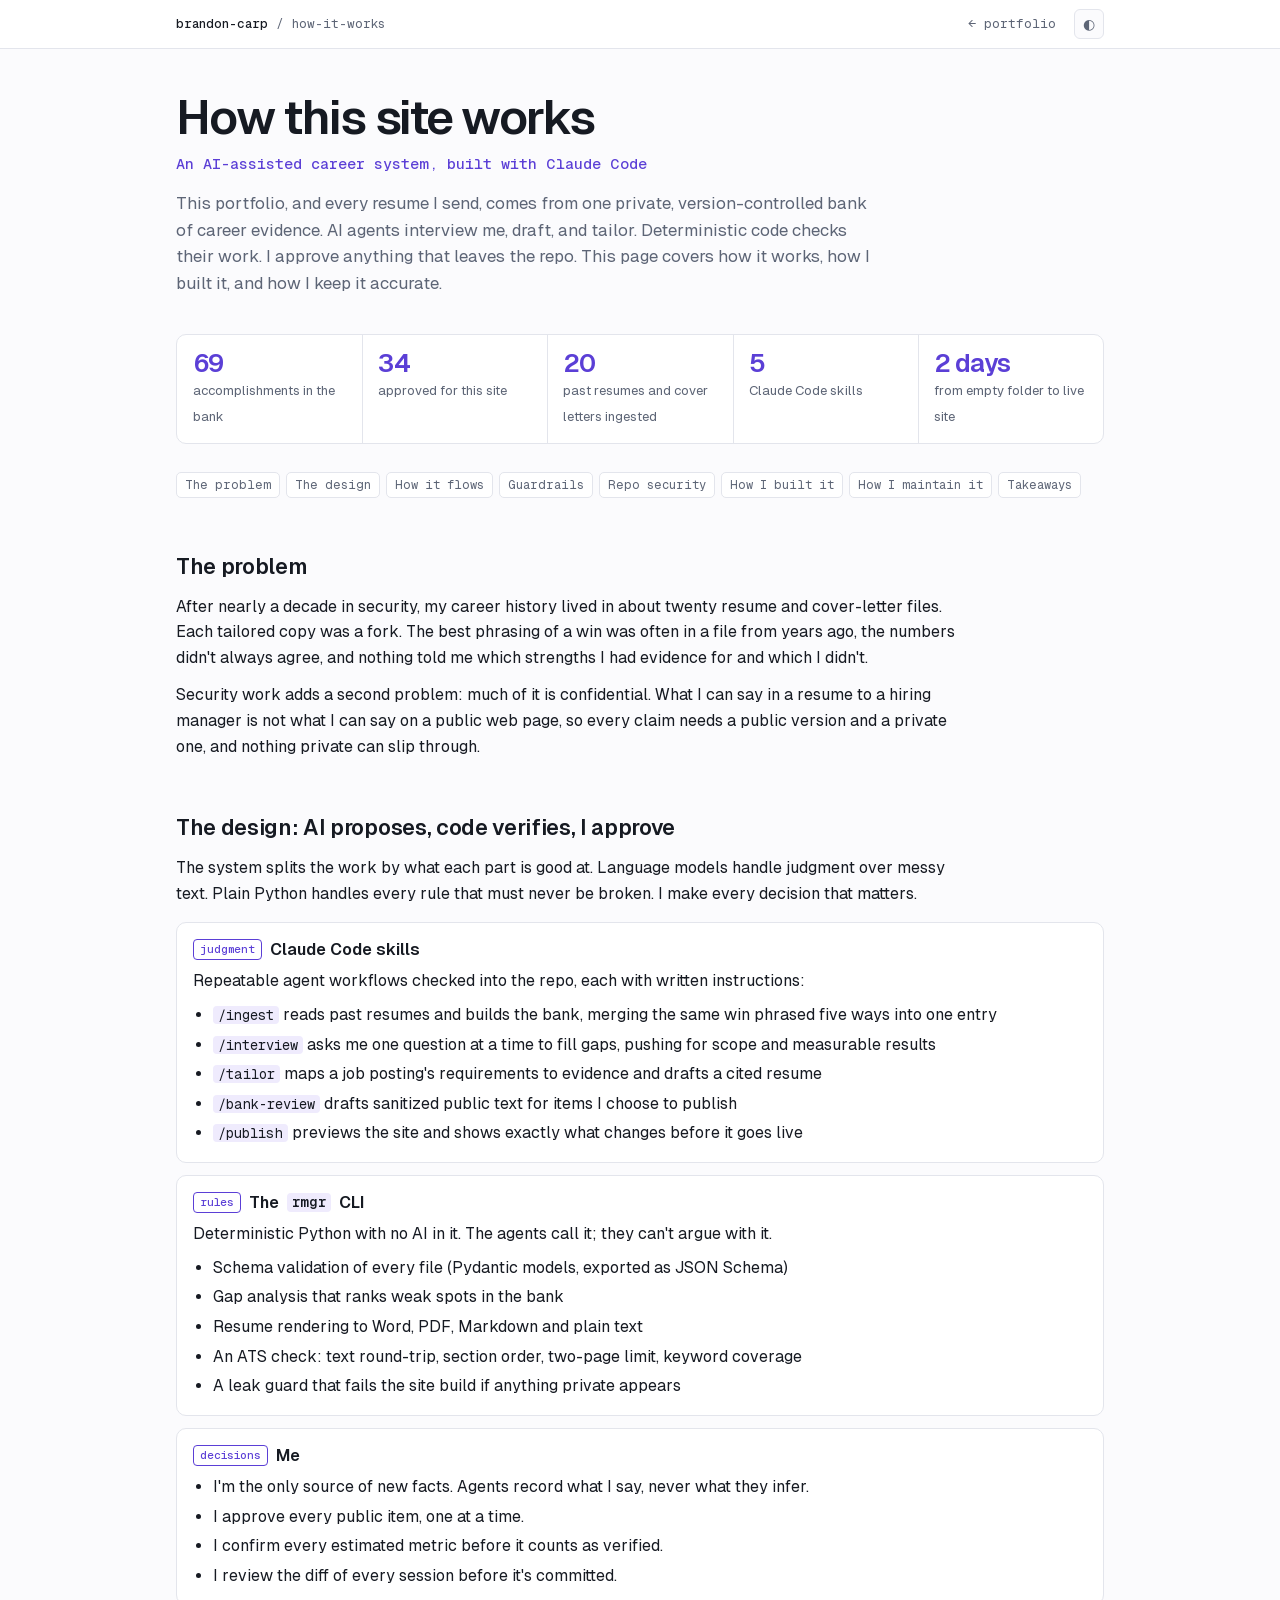
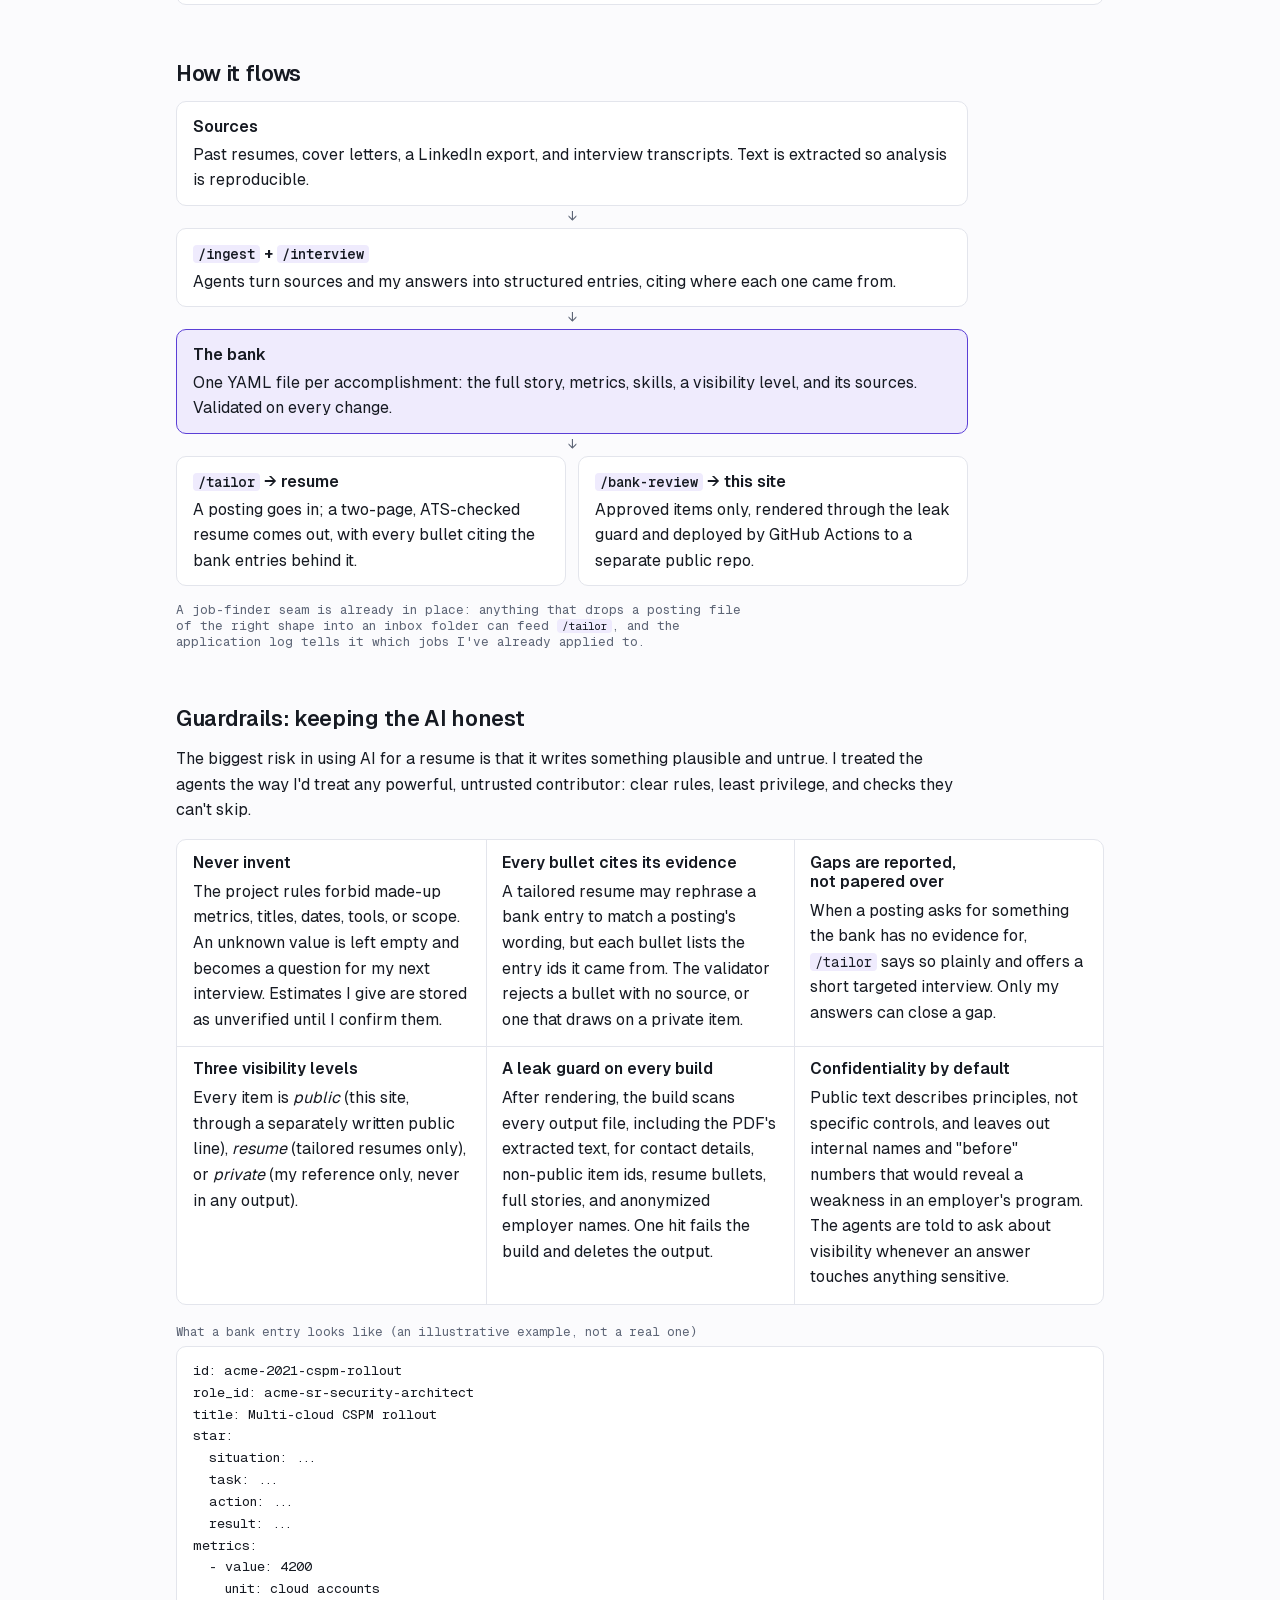
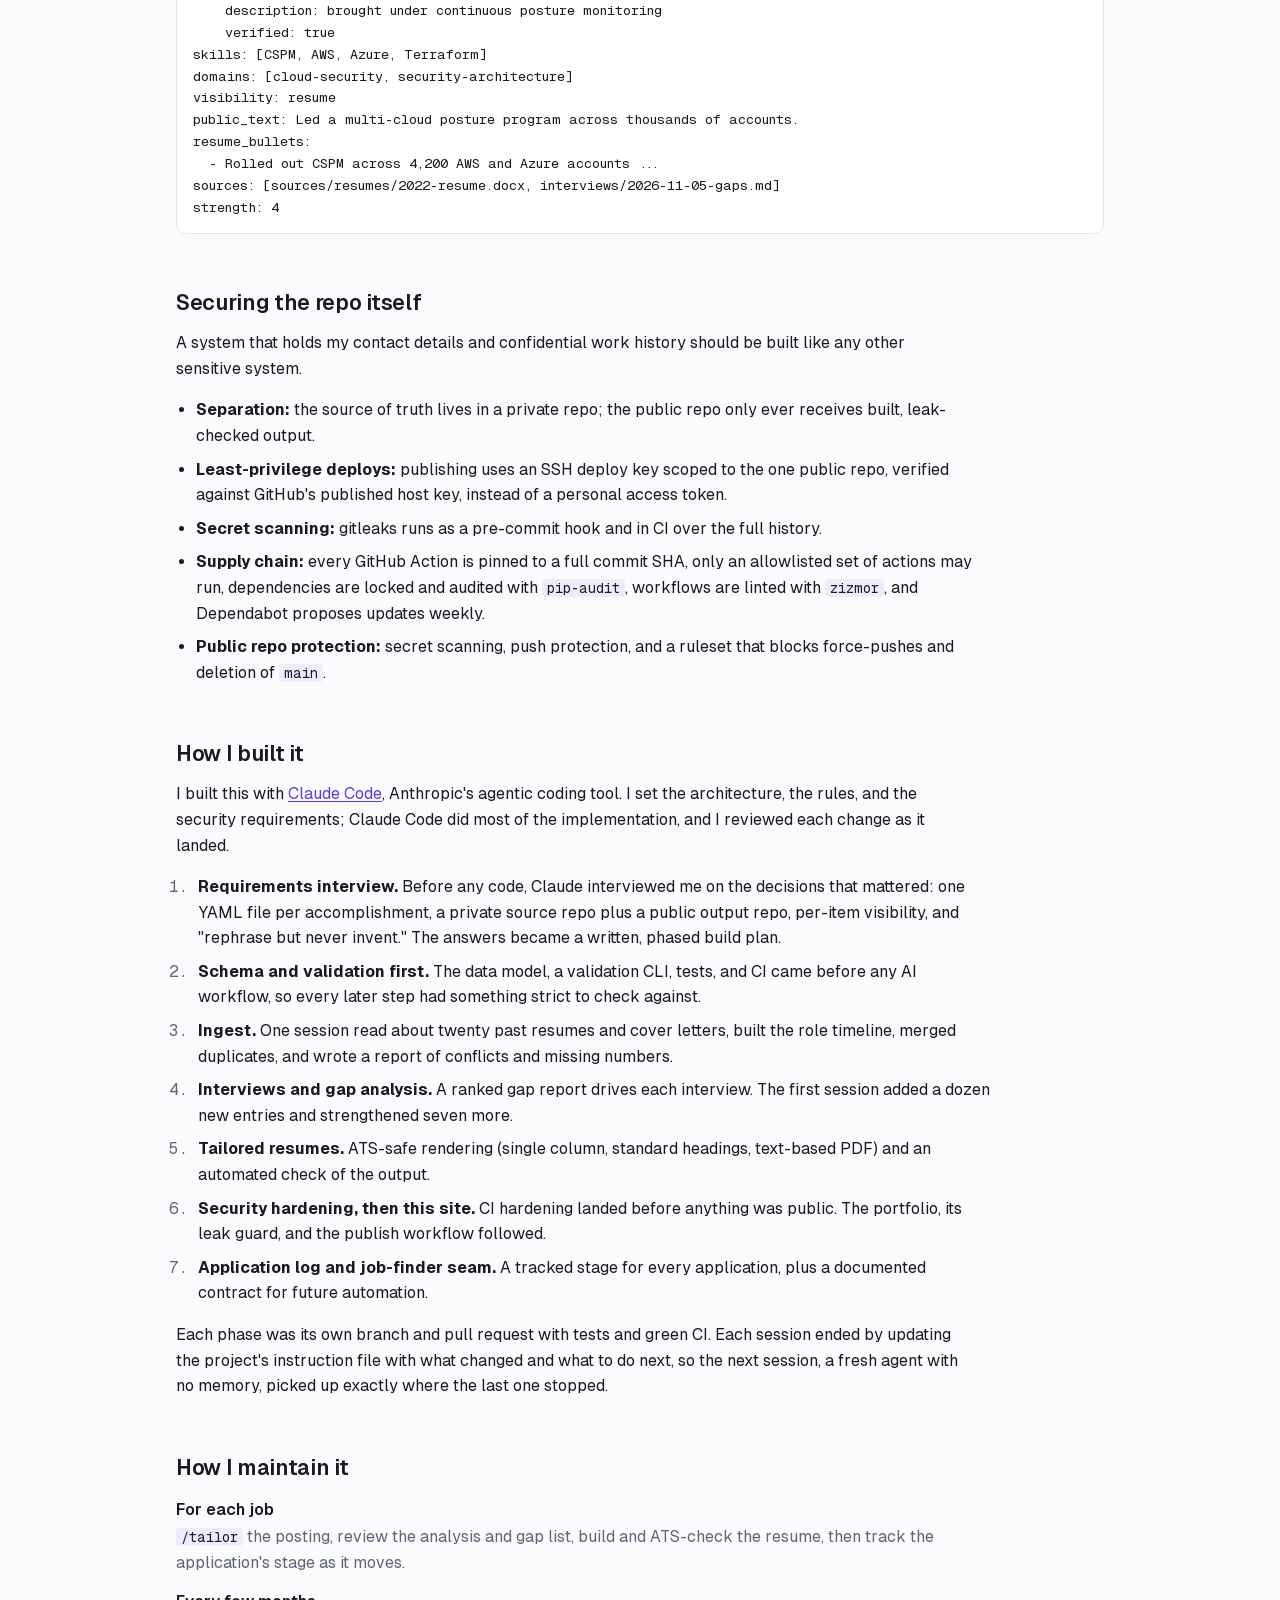
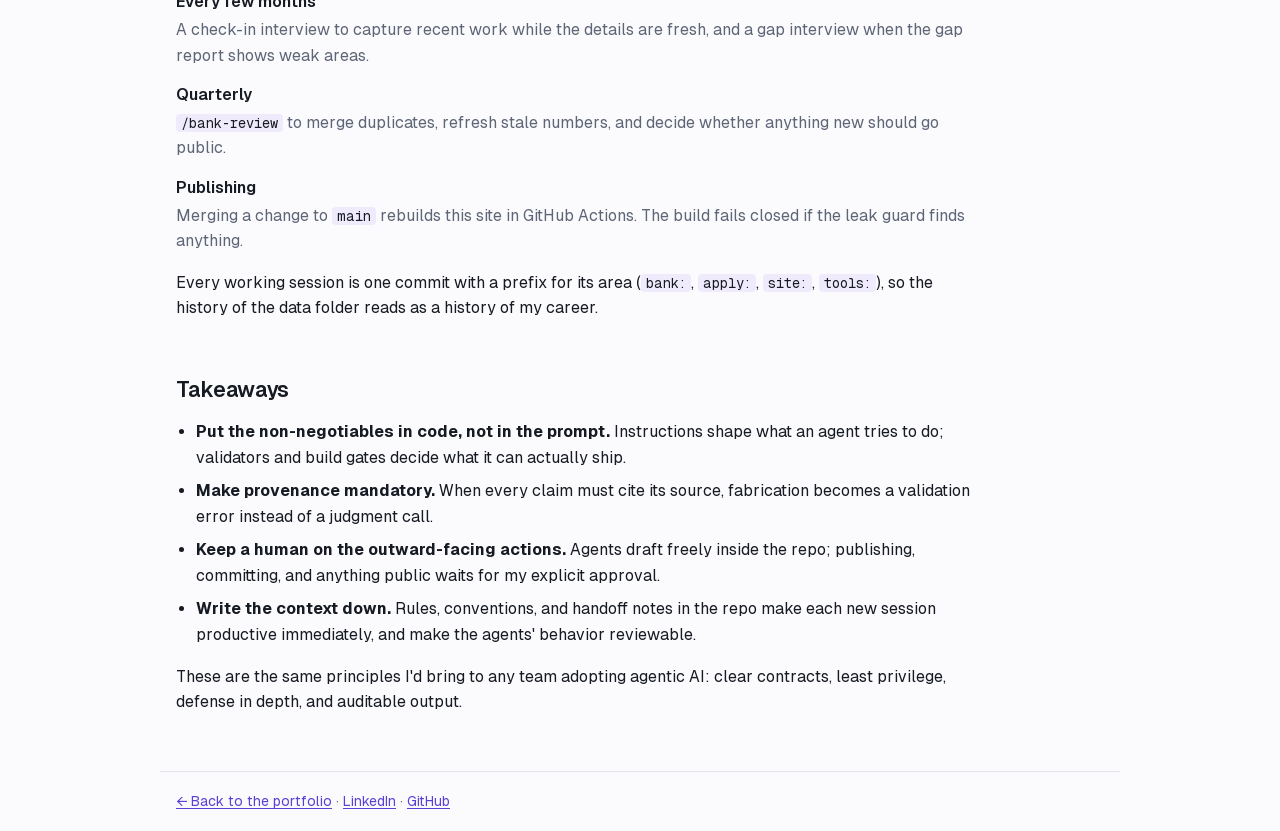
<file: how-it-works.html>
<!doctype html>
<html lang="en">
<head>
  <meta charset="utf-8">
  <meta name="viewport" content="width=device-width, initial-scale=1">
  <title>How This Site Works · Brandon Carp</title>
  <meta name="description" content="How Brandon Carp built and maintains an AI-assisted, version-controlled career system with Claude Code: the design, the guardrails, and the workflow.">
  <link rel="canonical" href="https://carpf1sh.github.io/resume/how-it-works.html">
  <meta property="og:type" content="article">
  <meta property="og:title" content="How This Site Works · Brandon Carp">
  <meta property="og:description" content="An AI-assisted career system where AI proposes, code verifies, and a human approves.">
  <meta property="og:url" content="https://carpf1sh.github.io/resume/how-it-works.html">
  <meta name="twitter:card" content="summary">
  <meta name="color-scheme" content="light dark">
  <link rel="preload" href="fonts/Geist-Variable.woff2" as="font" type="font/woff2" crossorigin>
  <link rel="stylesheet" href="style.css">
</head>
<body class="explainer">
<a class="skip" href="#main">Skip to content</a>
<header class="bar">
  <div class="wrap">
    <a class="bar-id" href="./"><b>brandon-carp</b> / how-it-works</a>
    <nav aria-label="Site">
      <a href="./">← portfolio</a>
      <button class="theme" type="button" aria-label="Toggle dark mode" hidden>◐</button>
    </nav>
  </div>
</header>

<main id="main" class="wrap">
  <div class="hero">
    <h1>How this site works</h1>
    <p class="headline">An AI-assisted career system, built with Claude Code</p>
    <p class="summary">
      This portfolio, and every resume I send, comes from one private, version-controlled bank of career evidence.
      AI agents interview me, draft, and tailor. Deterministic code checks their work. I approve anything that leaves the repo.
      This page covers how it works, how I built it, and how I keep it accurate.
    </p>
  </div>

  <ul class="stats" aria-label="At a glance">
    <li><strong>69</strong><span>accomplishments in the bank</span></li>
    <li><strong>34</strong><span>approved for this site</span></li>
    <li><strong>20</strong><span>past resumes and cover letters ingested</span></li>
    <li><strong>5</strong><span>Claude Code skills</span></li>
    <li><strong>2 days</strong><span>from empty folder to live site</span></li>
  </ul>

  <nav class="toc" aria-label="Sections">
    <a href="#problem">The problem</a>
    <a href="#design">The design</a>
    <a href="#flow">How it flows</a>
    <a href="#guardrails">Guardrails</a>
    <a href="#security">Repo security</a>
    <a href="#built">How I built it</a>
    <a href="#maintain">How I maintain it</a>
    <a href="#lessons">Takeaways</a>
  </nav>

  <section id="problem" aria-labelledby="problem-h">
    <h2 id="problem-h">The problem</h2>
    <p>
      After nearly a decade in security, my career history lived in about twenty resume and cover-letter files.
      Each tailored copy was a fork. The best phrasing of a win was often in a file from years ago, the numbers didn't always agree,
      and nothing told me which strengths I had evidence for and which I didn't.
    </p>
    <p>
      Security work adds a second problem: much of it is confidential. What I can say in a resume to a hiring manager
      is not what I can say on a public web page, so every claim needs a public version and a private one, and nothing private can slip through.
    </p>
  </section>

  <section id="design" aria-labelledby="design-h">
    <h2 id="design-h">The design: AI proposes, code verifies, I approve</h2>
    <p>
      The system splits the work by what each part is good at. Language models handle judgment over messy text.
      Plain Python handles every rule that must never be broken. I make every decision that matters.
    </p>
    <div class="layers">
      <article class="layer">
        <h3><span class="badge">Judgment</span> Claude Code skills</h3>
        <p>Repeatable agent workflows checked into the repo, each with written instructions:</p>
        <ul>
          <li><code>/ingest</code> reads past resumes and builds the bank, merging the same win phrased five ways into one entry</li>
          <li><code>/interview</code> asks me one question at a time to fill gaps, pushing for scope and measurable results</li>
          <li><code>/tailor</code> maps a job posting's requirements to evidence and drafts a cited resume</li>
          <li><code>/bank-review</code> drafts sanitized public text for items I choose to publish</li>
          <li><code>/publish</code> previews the site and shows exactly what changes before it goes live</li>
        </ul>
      </article>
      <article class="layer">
        <h3><span class="badge">Rules</span> The <code>rmgr</code> CLI</h3>
        <p>Deterministic Python with no AI in it. The agents call it; they can't argue with it.</p>
        <ul>
          <li>Schema validation of every file (Pydantic models, exported as JSON Schema)</li>
          <li>Gap analysis that ranks weak spots in the bank</li>
          <li>Resume rendering to Word, PDF, Markdown and plain text</li>
          <li>An ATS check: text round-trip, section order, two-page limit, keyword coverage</li>
          <li>A leak guard that fails the site build if anything private appears</li>
        </ul>
      </article>
      <article class="layer">
        <h3><span class="badge">Decisions</span> Me</h3>
        <ul>
          <li>I'm the only source of new facts. Agents record what I say, never what they infer.</li>
          <li>I approve every public item, one at a time.</li>
          <li>I confirm every estimated metric before it counts as verified.</li>
          <li>I review the diff of every session before it's committed.</li>
        </ul>
      </article>
    </div>
  </section>

  <section id="flow" aria-labelledby="flow-h">
    <h2 id="flow-h">How it flows</h2>
    <ol class="flow">
      <li class="step">
        <p class="step-k">Sources</p>
        <p>Past resumes, cover letters, a LinkedIn export, and interview transcripts. Text is extracted so analysis is reproducible.</p>
      </li>
      <li class="step">
        <p class="step-k"><code>/ingest</code> + <code>/interview</code></p>
        <p>Agents turn sources and my answers into structured entries, citing where each one came from.</p>
      </li>
      <li class="step step-core">
        <p class="step-k">The bank</p>
        <p>One YAML file per accomplishment: the full story, metrics, skills, a visibility level, and its sources. Validated on every change.</p>
      </li>
      <li class="step step-fork">
        <div class="fork">
          <div>
            <p class="step-k"><code>/tailor</code> → resume</p>
            <p>A posting goes in; a two-page, ATS-checked resume comes out, with every bullet citing the bank entries behind it.</p>
          </div>
          <div>
            <p class="step-k"><code>/bank-review</code> → this site</p>
            <p>Approved items only, rendered through the leak guard and deployed by GitHub Actions to a separate public repo.</p>
          </div>
        </div>
      </li>
    </ol>
    <p class="note">A job-finder seam is already in place: anything that drops a posting file of the right shape into an inbox folder can feed <code>/tailor</code>, and the application log tells it which jobs I've already applied to.</p>
  </section>

  <section id="guardrails" aria-labelledby="guardrails-h">
    <h2 id="guardrails-h">Guardrails: keeping the AI honest</h2>
    <p>
      The biggest risk in using AI for a resume is that it writes something plausible and untrue.
      I treated the agents the way I'd treat any powerful, untrusted contributor: clear rules, least privilege, and checks they can't skip.
    </p>
    <div class="cards grid2">
      <article class="card">
        <h3>Never invent</h3>
        <p>The project rules forbid made-up metrics, titles, dates, tools, or scope. An unknown value is left empty and becomes a question for my next interview. Estimates I give are stored as unverified until I confirm them.</p>
      </article>
      <article class="card">
        <h3>Every bullet cites its evidence</h3>
        <p>A tailored resume may rephrase a bank entry to match a posting's wording, but each bullet lists the entry ids it came from. The validator rejects a bullet with no source, or one that draws on a private item.</p>
      </article>
      <article class="card">
        <h3>Gaps are reported, not papered over</h3>
        <p>When a posting asks for something the bank has no evidence for, <code>/tailor</code> says so plainly and offers a short targeted interview. Only my answers can close a gap.</p>
      </article>
      <article class="card">
        <h3>Three visibility levels</h3>
        <p>Every item is <em>public</em> (this site, through a separately written public line), <em>resume</em> (tailored resumes only), or <em>private</em> (my reference only, never in any output).</p>
      </article>
      <article class="card">
        <h3>A leak guard on every build</h3>
        <p>After rendering, the build scans every output file, including the PDF's extracted text, for contact details, non-public item ids, resume bullets, full stories, and anonymized employer names. One hit fails the build and deletes the output.</p>
      </article>
      <article class="card">
        <h3>Confidentiality by default</h3>
        <p>Public text describes principles, not specific controls, and leaves out internal names and "before" numbers that would reveal a weakness in an employer's program. The agents are told to ask about visibility whenever an answer touches anything sensitive.</p>
      </article>
    </div>
    <figure class="example">
      <figcaption>What a bank entry looks like (an illustrative example, not a real one)</figcaption>
<pre><code>id: acme-2021-cspm-rollout
role_id: acme-sr-security-architect
title: Multi-cloud CSPM rollout
star:
  situation: ...
  task: ...
  action: ...
  result: ...
metrics:
  - value: 4200
    unit: cloud accounts
    description: brought under continuous posture monitoring
    verified: true
skills: [CSPM, AWS, Azure, Terraform]
domains: [cloud-security, security-architecture]
visibility: resume
public_text: Led a multi-cloud posture program across thousands of accounts.
resume_bullets:
  - Rolled out CSPM across 4,200 AWS and Azure accounts ...
sources: [sources/resumes/2022-resume.docx, interviews/2026-11-05-gaps.md]
strength: 4</code></pre>
    </figure>
  </section>

  <section id="security" aria-labelledby="security-h">
    <h2 id="security-h">Securing the repo itself</h2>
    <p>A system that holds my contact details and confidential work history should be built like any other sensitive system.</p>
    <ul class="checks">
      <li><strong>Separation:</strong> the source of truth lives in a private repo; the public repo only ever receives built, leak-checked output.</li>
      <li><strong>Least-privilege deploys:</strong> publishing uses an SSH deploy key scoped to the one public repo, verified against GitHub's published host key, instead of a personal access token.</li>
      <li><strong>Secret scanning:</strong> gitleaks runs as a pre-commit hook and in CI over the full history.</li>
      <li><strong>Supply chain:</strong> every GitHub Action is pinned to a full commit SHA, only an allowlisted set of actions may run, dependencies are locked and audited with <code>pip-audit</code>, workflows are linted with <code>zizmor</code>, and Dependabot proposes updates weekly.</li>
      <li><strong>Public repo protection:</strong> secret scanning, push protection, and a ruleset that blocks force-pushes and deletion of <code>main</code>.</li>
    </ul>
  </section>

  <section id="built" aria-labelledby="built-h">
    <h2 id="built-h">How I built it</h2>
    <p>
      I built this with <a href="https://claude.com/claude-code" rel="noopener">Claude Code</a>, Anthropic's agentic coding tool.
      I set the architecture, the rules, and the security requirements; Claude Code did most of the implementation, and I reviewed each change as it landed.
    </p>
    <ol class="phases">
      <li><strong>Requirements interview.</strong> Before any code, Claude interviewed me on the decisions that mattered: one YAML file per accomplishment, a private source repo plus a public output repo, per-item visibility, and "rephrase but never invent." The answers became a written, phased build plan.</li>
      <li><strong>Schema and validation first.</strong> The data model, a validation CLI, tests, and CI came before any AI workflow, so every later step had something strict to check against.</li>
      <li><strong>Ingest.</strong> One session read about twenty past resumes and cover letters, built the role timeline, merged duplicates, and wrote a report of conflicts and missing numbers.</li>
      <li><strong>Interviews and gap analysis.</strong> A ranked gap report drives each interview. The first session added a dozen new entries and strengthened seven more.</li>
      <li><strong>Tailored resumes.</strong> ATS-safe rendering (single column, standard headings, text-based PDF) and an automated check of the output.</li>
      <li><strong>Security hardening, then this site.</strong> CI hardening landed before anything was public. The portfolio, its leak guard, and the publish workflow followed.</li>
      <li><strong>Application log and job-finder seam.</strong> A tracked stage for every application, plus a documented contract for future automation.</li>
    </ol>
    <p>
      Each phase was its own branch and pull request with tests and green CI. Each session ended by updating the project's instruction file with what changed and what to do next,
      so the next session, a fresh agent with no memory, picked up exactly where the last one stopped.
    </p>
  </section>

  <section id="maintain" aria-labelledby="maintain-h">
    <h2 id="maintain-h">How I maintain it</h2>
    <dl class="cadence">
      <dt>For each job</dt>
      <dd><code>/tailor</code> the posting, review the analysis and gap list, build and ATS-check the resume, then track the application's stage as it moves.</dd>
      <dt>Every few months</dt>
      <dd>A check-in interview to capture recent work while the details are fresh, and a gap interview when the gap report shows weak areas.</dd>
      <dt>Quarterly</dt>
      <dd><code>/bank-review</code> to merge duplicates, refresh stale numbers, and decide whether anything new should go public.</dd>
      <dt>Publishing</dt>
      <dd>Merging a change to <code>main</code> rebuilds this site in GitHub Actions. The build fails closed if the leak guard finds anything.</dd>
    </dl>
    <p>
      Every working session is one commit with a prefix for its area (<code>bank:</code>, <code>apply:</code>, <code>site:</code>, <code>tools:</code>),
      so the history of the data folder reads as a history of my career.
    </p>
  </section>

  <section id="lessons" aria-labelledby="lessons-h">
    <h2 id="lessons-h">Takeaways</h2>
    <ul class="checks">
      <li><strong>Put the non-negotiables in code, not in the prompt.</strong> Instructions shape what an agent tries to do; validators and build gates decide what it can actually ship.</li>
      <li><strong>Make provenance mandatory.</strong> When every claim must cite its source, fabrication becomes a validation error instead of a judgment call.</li>
      <li><strong>Keep a human on the outward-facing actions.</strong> Agents draft freely inside the repo; publishing, committing, and anything public waits for my explicit approval.</li>
      <li><strong>Write the context down.</strong> Rules, conventions, and handoff notes in the repo make each new session productive immediately, and make the agents' behavior reviewable.</li>
    </ul>
    <p>These are the same principles I'd bring to any team adopting agentic AI: clear contracts, least privilege, defense in depth, and auditable output.</p>
  </section>
</main>

<footer class="wrap foot">
  <p><a href="./">← Back to the portfolio</a> · <a href="https://www.linkedin.com/in/brandoncarp" rel="me noopener">LinkedIn</a> · <a href="https://github.com/carpf1sh" rel="me noopener">GitHub</a></p>
</footer>
<script src="site.js"></script>
</body>
</html>
</file>
<file: style.css>
/* "Signal" design language: the portfolio set like a well-made security product.
   Geist for text, Geist Mono for data (dates, pills, filters). Each domain owns one
   color, used the same way in pills, stat tiles, and the skills matrix. */
/* Self-hosted so the page makes no third-party requests (Geist 1.3.1, SIL OFL: fonts/LICENSE.txt). */
@font-face {
  font-family: "Geist";
  src: url("fonts/Geist-Variable.woff2") format("woff2");
  font-weight: 100 900;
  font-style: normal;
  font-display: swap;
}
@font-face {
  font-family: "Geist Mono";
  src: url("fonts/GeistMono-Variable.woff2") format("woff2");
  font-weight: 100 900;
  font-style: normal;
  font-display: swap;
}
:root {
  --bg: #fbfbfd;
  --surface: #ffffff;
  --text: #161a22;
  --muted: #5d6576;
  --line: #e3e5ec;
  --accent: #5b3fd6;
  --accent-wash: #efebfd;
  /* domain colors (AA on --surface) */
  --d-security-architecture: #5b3fd6;
  --d-cloud-security: #0b7285;
  --d-ai-security: #a23b72;
  --d-detection-response: #8a5a00;
  --d-grc: #3b5b8c;
  --d-leadership: #2b7a3d;
  --d-appsec: #c0362c;
  --d-iam: #1f64b0;
  --d-devsecops: #5f6b00;
  --d-data-security: #a34a14;
  --d-network-security: #7a3aa8;
  --d-other: #5d6576;
  /* career track: degrees and certifications (roles use --accent) */
  --tk-degree: #1d7a55;
  --tk-cert: #b8481e;
  --f-text: "Geist", system-ui, -apple-system, "Segoe UI", Roboto, sans-serif;
  --f-mono: "Geist Mono", ui-monospace, SFMono-Regular, Consolas, "Liberation Mono", monospace;
  color-scheme: light;
}
@media (prefers-color-scheme: dark) {
  :root:not([data-theme="light"]) {
    --bg: #0d1017;
    --surface: #141823;
    --text: #e7e9f0;
    --muted: #8d95a8;
    --line: #232938;
    --accent: #b3a4ff;
    --accent-wash: #211c3d;
    --d-security-architecture: #b3a4ff;
    --d-cloud-security: #5fd0e0;
    --d-ai-security: #f39bc8;
    --d-detection-response: #f2c26b;
    --d-grc: #9db8e6;
    --d-leadership: #8fd6a0;
    --d-appsec: #ff958a;
    --d-iam: #8cc0ff;
    --d-devsecops: #c8d26a;
    --d-data-security: #f5ac7c;
    --d-network-security: #d3a8ff;
    --d-other: #8d95a8;
    --tk-degree: #6fd3a5;
    --tk-cert: #f4a27a;
    color-scheme: dark;
  }
}
:root[data-theme="dark"] {
  --bg: #0d1017;
  --surface: #141823;
  --text: #e7e9f0;
  --muted: #8d95a8;
  --line: #232938;
  --accent: #b3a4ff;
  --accent-wash: #211c3d;
  --d-security-architecture: #b3a4ff;
  --d-cloud-security: #5fd0e0;
  --d-ai-security: #f39bc8;
  --d-detection-response: #f2c26b;
  --d-grc: #9db8e6;
  --d-leadership: #8fd6a0;
  --d-appsec: #ff958a;
  --d-iam: #8cc0ff;
  --d-devsecops: #c8d26a;
  --d-data-security: #f5ac7c;
  --d-network-security: #d3a8ff;
  --d-other: #8d95a8;
  --tk-degree: #6fd3a5;
  --tk-cert: #f4a27a;
  color-scheme: dark;
}

* { box-sizing: border-box; }
html { -webkit-text-size-adjust: 100%; }
body {
  margin: 0;
  background: var(--bg);
  color: var(--text);
  font: 16px/1.6 var(--f-text);
}
a { color: var(--accent); text-underline-offset: 2px; }
h1, h2, h3 { line-height: 1.2; text-wrap: balance; }
p { margin: 0; }
.mono { font-family: var(--f-mono); }
.wrap { max-width: 960px; margin: 0 auto; padding: 0 16px; }
.skip { position: absolute; left: -9999px; }
.skip:focus { left: 16px; top: 8px; background: var(--surface); padding: 4px 8px; z-index: 2; }
:focus-visible { outline: 2px solid var(--accent); outline-offset: 2px; }

/* --- top bar --- */
.bar { border-bottom: 1px solid var(--line); background: var(--surface); font: 0.8rem/1 var(--f-mono); }
.bar .wrap { display: flex; flex-wrap: wrap; align-items: center; justify-content: space-between; gap: 8px 16px; min-height: 48px; padding-block: 8px; }
.bar-id { color: var(--muted); text-decoration: none; }
.bar-id b { color: var(--text); font-weight: 500; }
.bar nav { display: flex; flex-wrap: wrap; align-items: center; gap: 4px 18px; }
.bar nav a { color: var(--muted); text-decoration: none; }
.bar nav a:hover { color: var(--text); }
.bar nav a.resume-pdf { color: var(--accent); }
.theme {
  border: 1px solid var(--line); background: var(--bg); color: var(--muted);
  border-radius: 6px; width: 30px; height: 30px; cursor: pointer; font-size: 0.9rem; line-height: 1;
}
.theme:hover { color: var(--text); }

/* --- hero --- */
.hero { padding: 44px 0 8px; }
.hero h1 { margin: 0; font-size: clamp(2.1rem, 5.5vw, 3rem); font-weight: 600; letter-spacing: -0.035em; line-height: 1.05; }
.headline { margin-top: 10px; font: 500 0.95rem/1.4 var(--f-mono); color: var(--accent); }
.headline .location { color: var(--muted); font-weight: 400; }
.summary { max-width: 64ch; margin-top: 16px; color: var(--muted); font-size: 1.05rem; }
.links { display: flex; flex-wrap: wrap; gap: 8px; margin-top: 20px; }
.links a {
  font: 500 0.82rem/1 var(--f-mono); text-decoration: none; color: var(--text);
  border: 1px solid var(--line); background: var(--surface); border-radius: 6px; padding: 8px 12px;
}
.links a:hover { border-color: var(--accent); }
.links a.resume-pdf { background: var(--text); border-color: var(--text); color: var(--bg); }

/* --- domain stat tiles (also the domain filter) --- */
.domains { list-style: none; margin: 28px 0 0; padding: 0; display: grid; gap: 0; grid-template-columns: repeat(auto-fit, minmax(150px, 1fr));
  border: 1px solid var(--line); border-radius: 10px; background: var(--surface); overflow: hidden; }
.domains li { display: flex; border-right: 1px solid var(--line); border-bottom: 1px solid var(--line); margin: 0 -1px -1px 0; }
.dtile {
  --c: var(--d-other);
  flex: 1; display: grid; gap: 2px; align-content: start; text-align: left; cursor: default;
  font: inherit; color: inherit; background: none; border: 0; padding: 14px 16px; position: relative;
}
.dtile b { font-size: 1.6rem; font-weight: 600; letter-spacing: -0.02em; line-height: 1.1; font-variant-numeric: tabular-nums; color: var(--c); }
.dtile span { font-size: 0.82rem; color: var(--muted); line-height: 1.35; }
.dtile small { font: 0.7rem var(--f-mono); color: var(--muted); }
.js .dtile { cursor: pointer; }
.js .dtile:hover { background: var(--bg); }
.dtile[aria-pressed="true"] { background: var(--accent-wash); }
.dtile[aria-pressed="true"]::after { content: ""; position: absolute; left: 0; right: 0; bottom: 0; height: 3px; background: var(--c); }

/* domain colour hooks */
.d-security-architecture { --c: var(--d-security-architecture); }
.d-cloud-security { --c: var(--d-cloud-security); }
.d-ai-security { --c: var(--d-ai-security); }
.d-detection-response { --c: var(--d-detection-response); }
.d-grc { --c: var(--d-grc); }
.d-leadership { --c: var(--d-leadership); }
.d-appsec { --c: var(--d-appsec); }
.d-iam { --c: var(--d-iam); }
.d-devsecops { --c: var(--d-devsecops); }
.d-data-security { --c: var(--d-data-security); }
.d-network-security { --c: var(--d-network-security); }

/* --- sections --- */
section { margin: 56px 0; scroll-margin-top: 16px; }
/* Entries the career track links to: land with room above, and flash so the eye finds them. */
.role, .card { scroll-margin-top: 16px; }
.role:target, .card:target { animation: tk-flash 1.6s ease-out; }
@keyframes tk-flash { from { background: color-mix(in srgb, var(--accent) 14%, transparent); } }
@media (prefers-reduced-motion: reduce) { .role:target, .card:target { animation: none; outline: 2px solid var(--accent); } }
.sec-head { display: flex; flex-wrap: wrap; align-items: baseline; justify-content: space-between; gap: 4px 16px; margin-bottom: 16px; }
h2 { font-size: 1.35rem; font-weight: 600; letter-spacing: -0.015em; margin: 0; }
.sec-head .count, .note { font: 0.8rem var(--f-mono); color: var(--muted); }
.note { margin: -6px 0 14px; }

/* --- career track: roles on main, degrees branch and merge, certs branch and end when they lapse --- */
.track { margin: 0 0 18px; padding: 14px 16px 12px; border: 1px solid var(--line); border-radius: 10px; background: var(--surface); }
.tk { display: block; width: 100%; height: auto; overflow: visible; }
.tk-narrow { display: none; max-width: 420px; }
.tk-ln { fill: none; stroke-width: 2; }
.tk-ln-role { stroke: var(--accent); stroke-width: 2.5; }
.tk-ln-deg { stroke: var(--tk-degree); }
.tk-ln-cert { stroke: var(--tk-cert); }
.tk-dot { fill: var(--surface); stroke: var(--accent); stroke-width: 2; }
.tk-dot-deg, .tk-tip-deg { stroke: var(--tk-degree); }
.tk-tip { fill: var(--surface); stroke-width: 2; }
.tk-tip-cert { stroke: var(--tk-cert); }
.tk-diamond { fill: var(--tk-cert); stroke: var(--tk-cert); stroke-width: 2; }
.tk-x { stroke: var(--muted); stroke-width: 2; }
.tk-tick { stroke: var(--line); }
.tk-tx { font: 11px var(--f-mono); fill: var(--text); }
.tk-tx-muted { fill: var(--muted); }
.tk-tx-deg { fill: var(--tk-degree); }
.tk-tx-cert { fill: var(--tk-cert); }
.tk-hit { outline: none; }
.tk-hit { cursor: pointer; }
.tk-hit:hover > *, .tk-hit:focus-visible > *, .tk-hit.on > * { stroke-width: 3.5; }
.tk-hit:focus-visible > * { stroke: var(--text); }
.tk-detail { display: flex; flex-wrap: wrap; align-items: baseline; justify-content: space-between; gap: 2px 16px;
  margin-top: 10px; padding: 8px 12px; border-radius: 6px; background: var(--bg); font-size: 0.88rem; }
.tk-detail[hidden] { display: none; }
.tk-detail time { font: 0.78rem var(--f-mono); color: var(--muted); white-space: nowrap; }
.lapsed { font: 0.7rem/1 var(--f-mono); color: var(--muted); border: 1px dashed var(--muted); border-radius: 4px; padding: 2px 5px; }
@media (max-width: 600px) {
  .tk-wide { display: none; }
  .tk-narrow { display: block; }
}

/* --- filter --- */
.filters { margin-bottom: 18px; display: grid; gap: 10px; }
.query {
  display: flex; align-items: center; gap: 10px; border: 1px solid var(--line); background: var(--surface);
  border-radius: 8px; padding: 0 12px; font: 0.88rem var(--f-mono); color: var(--muted);
}
.query:focus-within { border-color: var(--accent); }
.query label { flex: none; }
.query input {
  flex: 1; min-width: 0; font: inherit; color: var(--text); background: none; border: 0; padding: 10px 0; outline: none;
}
.query input::placeholder { color: var(--muted); opacity: 0.8; }
.query kbd { font: inherit; font-size: 0.72rem; border: 1px solid var(--line); border-radius: 4px; padding: 1px 6px; flex: none; }
.chips { display: flex; flex-wrap: wrap; gap: 6px; }
.chip {
  font: 0.76rem/1 var(--f-mono); cursor: pointer;
  border: 1px solid var(--line); background: var(--surface); color: var(--muted);
  border-radius: 5px; padding: 6px 8px;
}
.chip:hover { color: var(--text); border-color: var(--muted); }
.chip[aria-pressed="true"] { background: var(--accent-wash); border-color: var(--accent); color: var(--accent); }
.chips.collapsed .chip-extra:not([aria-pressed="true"]) { display: none; }
.chip-more { border-style: dashed; }
.filter-status { display: flex; flex-wrap: wrap; align-items: center; gap: 6px 8px; font: 0.8rem var(--f-mono); color: var(--muted); min-height: 1.6em; }
.filter-status .tok { color: var(--accent); background: var(--accent-wash); border-radius: 4px; padding: 2px 6px; }
.filter-status button { font: inherit; color: var(--accent); background: none; border: 0; padding: 0; cursor: pointer; text-decoration: underline; text-underline-offset: 2px; }

/* --- experience log --- */
/* clip, not hidden: hidden would make the list a scroll container and stop the role heads sticking */
.timeline { list-style: none; margin: 0; padding: 0; border: 1px solid var(--line); border-radius: 10px; background: var(--surface); overflow: hidden; overflow: clip; }
.role + .role { border-top: 1px solid var(--line); }
/* Sticks while its role scrolls by, so a long role keeps its title in view. */
.role-head {
  display: flex; flex-wrap: wrap; align-items: baseline; justify-content: space-between; gap: 2px 16px;
  padding: 12px 16px; background: var(--bg); border-bottom: 1px solid var(--line);
  position: sticky; top: 0; z-index: 1;
}
/* A target inside a role lands below its sticky head, not under it. */
.role :target { scroll-margin-top: 64px; }
/* Long roles: the first few highlights, then "show N more" (site.js; ROLE_PREVIEW in site.py).
   Without JavaScript the toggle stays hidden and every item shows. */
.role-more { display: none; }
.js .role-more {
  display: grid; grid-template-columns: 1.2ch minmax(0, 1fr); gap: 12px; align-items: baseline; width: 100%;
  padding: 10px 16px; border: 0; border-top: 1px solid var(--line); background: none; text-align: left;
  font: 0.8rem var(--f-mono); color: var(--muted); cursor: pointer;
}
.role-more::before { content: "›"; display: inline-block; }
.role-more[aria-expanded="true"]::before { transform: rotate(90deg); color: var(--accent); }
.role-more:hover { background: var(--bg); color: var(--text); }
.timeline:not(.filtering) .folded .item.extra { display: none; }
.timeline.filtering .role-more { display: none; }
.role-empty .role-head { border-bottom: 0; }
.role h3 { margin: 0; font-size: 1rem; font-weight: 600; letter-spacing: -0.005em; }
.role h3 .employer { color: var(--muted); font-weight: 400; }
.role-head time { font: 0.78rem var(--f-mono); color: var(--muted); font-variant-numeric: tabular-nums; white-space: nowrap; }
.items { list-style: none; margin: 0; padding: 0; }
.item { padding: 12px 16px; display: grid; grid-template-columns: minmax(0, 1fr) auto; gap: 8px 20px; align-items: start; }
.item + .item { border-top: 1px solid var(--line); }
.item p { margin: 0; }
.tags { display: flex; flex-wrap: wrap; gap: 5px; }
.item .tags { grid-column: 1 / -1; }
.pill {
  font: 500 0.7rem/1 var(--f-mono); color: var(--c, var(--d-other)); border: 1px solid currentColor; border-radius: 4px;
  padding: 4px 6px; background: var(--surface); white-space: nowrap;
}
.tag { font: 0.7rem/1 var(--f-mono); color: var(--muted); background: var(--bg); border: 1px solid var(--line); border-radius: 4px; padding: 4px 6px; }
/* Quiet tags: on the role list skill tags are plain muted text beside the domain pills, so the pills
   carry the color. They brighten on hover and the one matching the active filter is marked; nothing
   moves or reflows. */
.item .tag { background: none; border: 0; padding: 4px 0; color: var(--muted); opacity: 0.7; }
.item .pill + .tag { margin-left: 3px; }
.item .tag:not(:last-child)::after { content: "·"; margin-left: 5px; }
.item:hover .tag, .item:focus-within .tag { opacity: 1; }
.item .tag.hit { color: var(--accent); opacity: 1; font-weight: 500; }
.filtered-out { display: none !important; }
.empty-state { padding: 16px; color: var(--muted); font: 0.85rem var(--f-mono); }

/* --- skills map: the skills section drawn as a security reference architecture --- */
.am { display: grid; gap: 10px; grid-template-columns: var(--am-cols, 1fr); align-items: stretch; }
.am-top, .am-bottom { grid-column: 1 / -1; }
.am-box { background: var(--surface); border: 1px solid var(--line); border-top: 3px solid var(--c); border-radius: 8px; padding: 10px 12px 12px; min-width: 0; }
.am-label { margin: 0 0 8px; font: 500 0.66rem/1.2 var(--f-mono); letter-spacing: 0.07em; text-transform: uppercase; color: var(--muted); }
.am-chips { display: flex; flex-wrap: wrap; gap: 5px; margin: 0; padding: 0; list-style: none; }
/* Side columns (identity, detection) read top to bottom, like the cross-cutting layers of a reference diagram. */
.am > .am-box .am-chips { flex-direction: column; align-items: flex-start; }
.am-chip {
  font: 0.76rem/1.4 var(--f-mono); color: var(--text); text-align: left; cursor: pointer;
  padding: 2px 8px; border-radius: 5px; border: 1px solid color-mix(in srgb, var(--c) 40%, var(--line));
  background: color-mix(in srgb, var(--c) 9%, transparent);
}
.am-chip:hover, .am-chip:focus-visible, .am-chip.shown { border-color: var(--c); background: color-mix(in srgb, var(--c) 22%, transparent); }
.am-chip:focus-visible { outline: 2px solid var(--accent); outline-offset: 1px; }
.am-chip[aria-pressed="true"] { border-color: var(--c); background: var(--c); color: var(--surface); }
.am-stack { position: relative; display: grid; gap: 10px; align-content: start; padding: 18px 10px 10px; min-width: 0;
  border: 1px dashed color-mix(in srgb, var(--muted) 55%, transparent); border-radius: 10px; }
.am-boundary { position: absolute; top: -0.6em; left: 12px; padding: 0 6px; background: var(--bg); font: 0.64rem var(--f-mono); letter-spacing: 0.06em; color: var(--muted); }
.am-proof { margin: 14px 0 0; padding: 10px 12px; border-left: 2px solid var(--line); font-size: 0.86rem; color: var(--muted); }
.am-proof b { font: 500 0.8rem var(--f-mono); color: var(--text); }
.am-proof cite { display: block; margin-top: 4px; font: normal 0.72rem var(--f-mono); }
@media (max-width: 640px) {
  .am { grid-template-columns: 1fr; }
  .am > .am-box .am-chips { flex-direction: row; }
}

/* --- cards (certs, projects, education) --- */
.cards { list-style: none; margin: 0; padding: 0; display: grid; gap: 0; grid-template-columns: repeat(auto-fit, minmax(240px, 1fr));
  border: 1px solid var(--line); border-radius: 10px; background: var(--surface); overflow: hidden; }
.card { padding: 14px 16px; border-right: 1px solid var(--line); border-bottom: 1px solid var(--line); margin: 0 -1px -1px 0; min-width: 0; }
.card h3 { margin: 0; font-size: 0.98rem; font-weight: 600; }
.card h3 a { color: inherit; text-decoration-color: var(--line); }
.card h3 a:hover { color: var(--accent); }
.card p { margin-top: 6px; }
.card .tags { margin-top: 10px; }
.meta { font: 0.78rem/1.5 var(--f-mono); color: var(--muted); }

/* --- view switch (by role / by highlight) --- */
.views { display: inline-flex; border: 1px solid var(--line); border-radius: 6px; overflow: hidden; }
.bar nav .views a { padding: 6px 9px; }
.bar nav .views a + a { border-left: 1px solid var(--line); }
.bar nav .views a[aria-current="page"] { background: var(--accent-wash); color: var(--accent); }

/* --- capabilities.html --- */
.capmap { list-style: none; margin: 0; padding: 0; border: 1px solid var(--line); border-radius: 10px; background: var(--surface); overflow: hidden; }
.capmap li + li { border-top: 1px solid var(--line); }
.capmap a {
  display: grid; grid-template-columns: minmax(0, 11rem) minmax(0, 1fr) 2.5ch 8ch; align-items: center; gap: 4px 14px;
  padding: 9px 16px; color: inherit; text-decoration: none; font-size: 0.9rem;
}
.capmap a:hover { background: var(--bg); }
.cm-bar { height: 8px; border-radius: 4px; background: var(--bg); overflow: hidden; }
.cm-bar i { display: block; height: 100%; width: var(--w); background: var(--c, var(--d-other)); border-radius: 4px; }
.cm-n { font: 600 0.9rem var(--f-mono); color: var(--c, var(--d-other)); text-align: right; font-variant-numeric: tabular-nums; }
.cm-span { font: 0.76rem var(--f-mono); color: var(--muted); text-align: right; white-space: nowrap; }
.cap .sec-head h2 { display: flex; align-items: center; gap: 10px; }
.cap .sec-head h2::before { content: ""; width: 10px; height: 10px; border-radius: 3px; background: var(--c); flex: none; }
.cap-skills { margin: -6px 0 12px; }
.evidence { list-style: none; margin: 0; padding: 0; border: 1px solid var(--line); border-top: 2px solid var(--c); border-radius: 10px; background: var(--surface); overflow: hidden; }
.evidence li + li { border-top: 1px solid var(--line); }
.ev summary {
  display: grid; grid-template-columns: 1.2ch minmax(0, 1fr) auto; gap: 4px 12px; align-items: baseline;
  padding: 11px 16px; cursor: pointer; list-style: none;
}
.ev summary::-webkit-details-marker { display: none; }
.ev summary::before { content: "›"; font-family: var(--f-mono); color: var(--muted); display: inline-block; }
.ev[open] summary::before { transform: rotate(90deg); color: var(--c); }
.ev summary:hover { background: var(--bg); }
.ev summary time { font: 0.78rem var(--f-mono); color: var(--muted); font-variant-numeric: tabular-nums; }
.ev-more { display: grid; gap: 8px; padding: 0 16px 12px calc(16px + 1.2ch + 12px); }
.ev-more .meta a { color: var(--text); text-decoration-color: var(--line); }
.ev-more .meta a:hover { color: var(--accent); }
a.pill { text-decoration: none; }
a.pill:hover { background: var(--bg); }
@media (max-width: 600px) {
  .capmap a { grid-template-columns: minmax(0, 1fr) 2.5ch; }
  .cm-bar { grid-column: 1 / -1; grid-row: 2; }
  .cm-span { display: none; }
}

/* --- footer --- */
.foot { color: var(--muted); font-size: 0.88rem; border-top: 1px solid var(--line); padding-top: 18px; padding-bottom: 40px; display: grid; gap: 6px; }

/* --- how-it-works.html --- */
.crumb { font: 0.8rem var(--f-mono); margin-bottom: 14px; }
.crumb a { text-decoration: none; }
.toc { display: flex; flex-wrap: wrap; gap: 6px; margin: 28px 0 0; }
.toc a { font: 0.76rem/1 var(--f-mono); color: var(--muted); text-decoration: none; border: 1px solid var(--line); background: var(--surface); border-radius: 5px; padding: 6px 8px; }
.toc a:hover { color: var(--text); border-color: var(--muted); }
.explainer main section > p, .explainer main li, .explainer main dd { max-width: 72ch; }
.explainer main section > p + p { margin-top: 12px; }
.explainer section > h2 { margin-bottom: 14px; }
.explainer main section > p + :is(.layers, .cards) { margin-top: 16px; }
code { font-family: var(--f-mono); font-size: 0.86em; background: var(--accent-wash); color: var(--text); border-radius: 4px; padding: 1px 5px; }
.stats { list-style: none; margin: 28px 0 0; padding: 0; display: grid; gap: 0; grid-template-columns: repeat(auto-fit, minmax(150px, 1fr));
  border: 1px solid var(--line); border-radius: 10px; background: var(--surface); overflow: hidden; }
.stats li { padding: 14px 16px; border-right: 1px solid var(--line); border-bottom: 1px solid var(--line); margin: 0 -1px -1px 0; }
.stats strong { display: block; font-size: 1.6rem; font-weight: 600; line-height: 1.1; color: var(--accent); letter-spacing: -0.02em; font-variant-numeric: tabular-nums; }
.stats span { color: var(--muted); font-size: 0.82rem; }
.layers { display: grid; gap: 12px; }
.layer { background: var(--surface); border: 1px solid var(--line); border-radius: 10px; padding: 16px; }
.layer h3 { margin: 0 0 8px; font-size: 1.02rem; font-weight: 600; display: flex; flex-wrap: wrap; align-items: center; gap: 8px; }
.layer p { margin: 0 0 8px; }
.layer ul { margin: 0; padding-left: 20px; }
.layer li + li { margin-top: 4px; }
.badge { font: 500 0.7rem/1 var(--f-mono); text-transform: lowercase; color: var(--accent); border: 1px solid currentColor; border-radius: 4px; padding: 4px 6px; }
.flow { list-style: none; margin: 0; padding: 0; display: grid; gap: 22px; }
.step { position: relative; background: var(--surface); border: 1px solid var(--line); border-radius: 10px; padding: 12px 16px; }
.step:not(:last-child)::after {
  content: "↓"; position: absolute; left: 50%; bottom: -22px; transform: translateX(-50%);
  color: var(--muted); font: 0.9rem/22px var(--f-mono);
}
.step-k { font-weight: 600; margin-bottom: 2px !important; }
.step-core { border-color: var(--accent); background: var(--accent-wash); }
.step-fork { background: none; border: 0; padding: 0; }
.fork { display: grid; gap: 12px; grid-template-columns: repeat(auto-fit, minmax(240px, 1fr)); }
.fork > div { background: var(--surface); border: 1px solid var(--line); border-radius: 10px; padding: 12px 16px; }
.flow + .note { margin-top: 16px; }
.grid2 { grid-template-columns: repeat(auto-fit, minmax(260px, 1fr)); }
.example { margin: 20px 0 0; }
.example figcaption { font: 0.78rem var(--f-mono); color: var(--muted); margin-bottom: 6px; }
.example pre { margin: 0; background: var(--surface); border: 1px solid var(--line); border-radius: 10px; padding: 14px 16px; overflow-x: auto; font-size: 0.84rem; line-height: 1.55; }
.example pre code { background: none; padding: 0; font-size: inherit; }
.checks { padding-left: 20px; }
.checks li + li, .phases li + li { margin-top: 8px; }
.phases { padding-left: 22px; }
.phases li::marker { font-family: var(--f-mono); color: var(--muted); }
.cadence dt { font-weight: 600; margin-top: 14px; }
.cadence dd { margin: 2px 0 0; color: var(--muted); }

@media (max-width: 600px) {
  .hero { padding-top: 32px; }
  .item { grid-template-columns: 1fr; }
}

@media (prefers-reduced-motion: no-preference) {
  .chip, .dtile, .links a, .toc a { transition: background-color .15s, border-color .15s, color .15s; }
}

@media print {
  :root { --bg: #fff; --surface: #fff; --text: #000; --muted: #444; --line: #ccc; --accent: #000; --accent-wash: #eee; }
  .bar, .filters, .toc, .theme, .skip, .resume-pdf, .tk-detail { display: none !important; }
  .tk-wide { display: block !important; }
  .tk-narrow { display: none !important; }
  .links a { border: 0; padding: 0; }
  .filtered-out, .timeline .folded .item.extra { display: block !important; }
  .js .role-more { display: none; }
  .role-head { position: static; }
  .hero { padding: 0 0 12px; }
  section { margin: 20px 0; break-inside: auto; }
  .item, .card, .role-head { break-inside: avoid; }
  a { color: inherit; text-decoration: none; }
}
</file>
